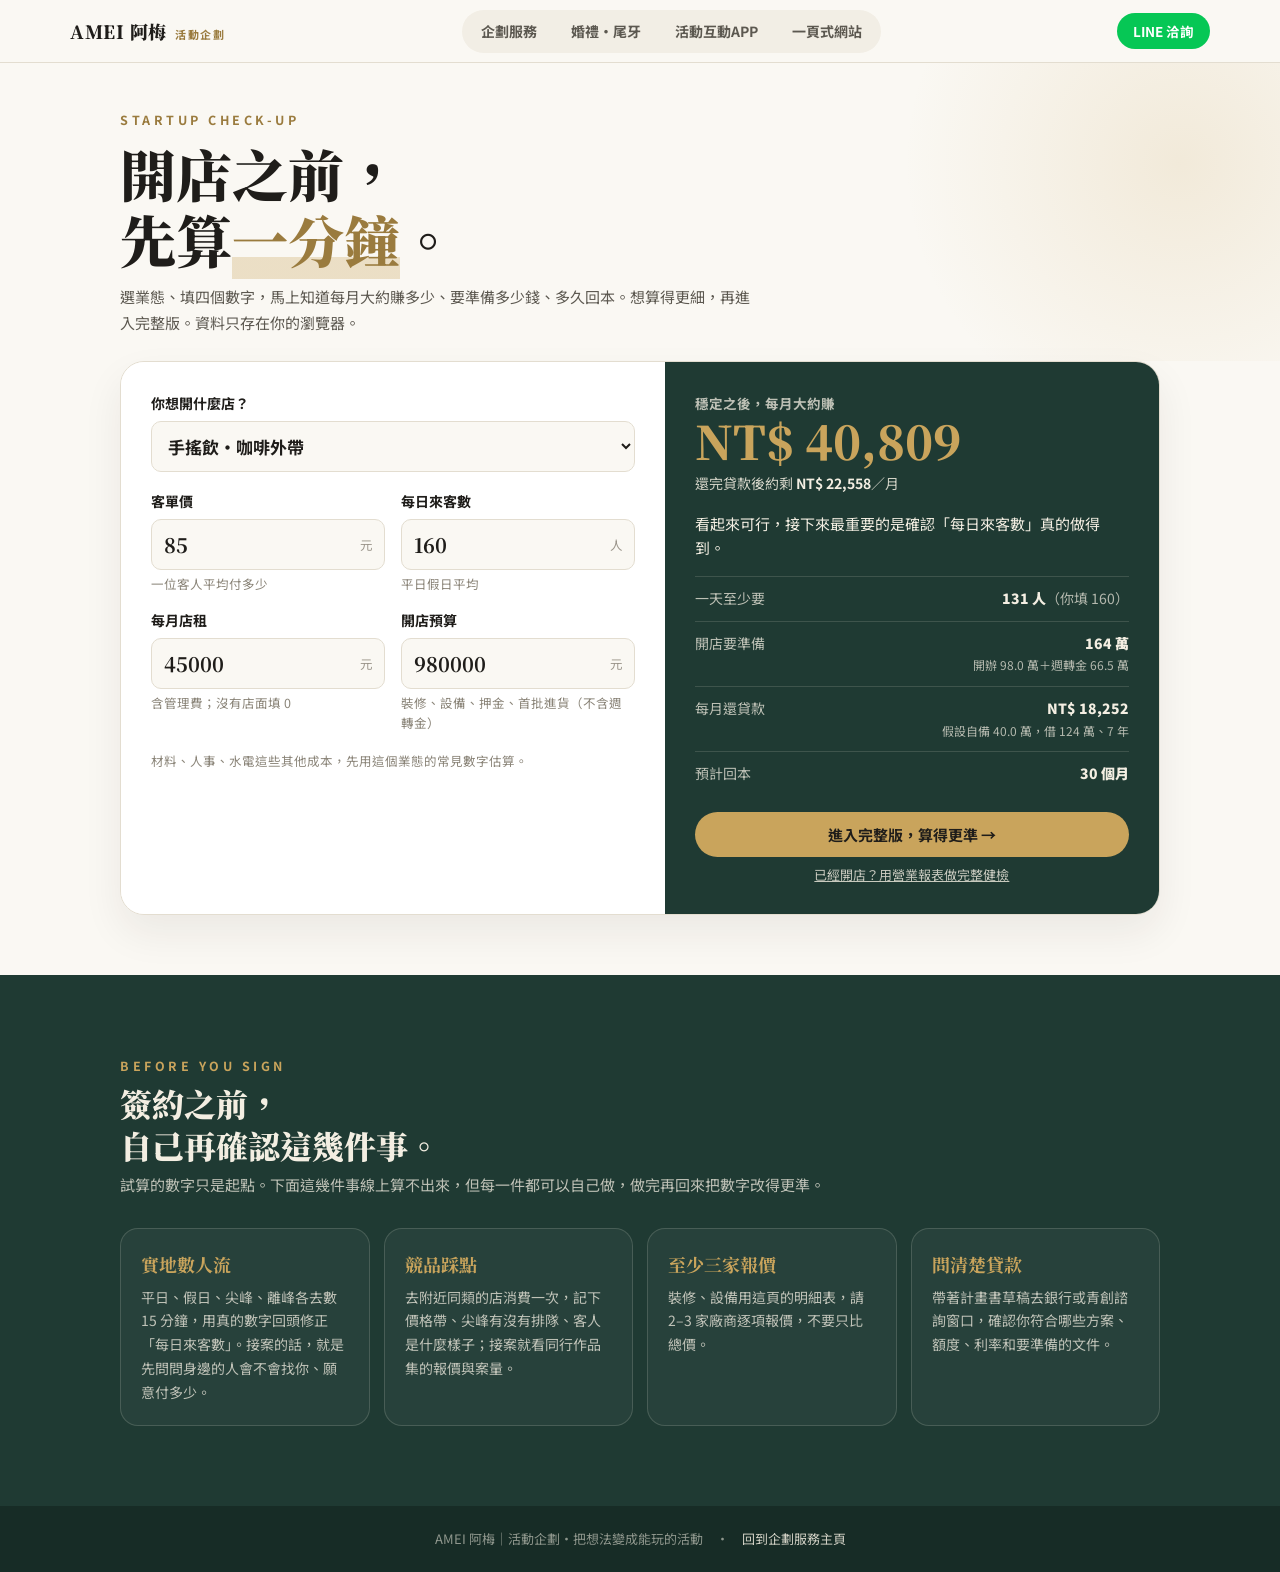
<file: startup/index.html>
<!doctype html>
<html lang="zh-Hant-TW">
<head>
<meta charset="utf-8">
<meta name="viewport" content="width=device-width,initial-scale=1">
<title>小資開店試算・營運健檢｜毛利、週轉、資金需求、創業貸款計畫書｜AMEI 阿梅・高雄</title>
<meta name="description" content="一題一題引導你建立自己的營運報告：餐飲、零售、電商、美業、課程、民宿等 15 種業態模型，算毛利率、損益兩平、週轉、資金需求與貸款月付，產生營運健檢與創業貸款計畫書草稿。已開店也能直接輸入營業報表。">
<link rel="canonical" href="https://ameinew07149-sys.github.io/AMEI-takescases/startup/">
<meta property="og:type" content="website">
<meta property="og:title" content="小資開店試算・營運健檢｜一題一題，算出你的店｜AMEI 阿梅">
<meta property="og:description" content="15 種業態模型，一題一題填，最後拿到營運報告、健檢燈號與創業貸款計畫書草稿。">
<meta property="og:url" content="https://ameinew07149-sys.github.io/AMEI-takescases/startup/">
<meta property="og:image" content="https://ameinew07149-sys.github.io/AMEI-takescases/og.png">
<meta property="og:locale" content="zh_TW">
<meta name="theme-color" content="#FAF8F3">
<link rel="preconnect" href="https://fonts.googleapis.com">
<link rel="preconnect" href="https://fonts.gstatic.com" crossorigin>
<link href="https://fonts.googleapis.com/css2?family=Noto+Sans+TC:wght@400;500;700;900&family=Noto+Serif+TC:wght@600;700;900&display=swap" rel="stylesheet">
<style>
:root{
  --paper:#FAF8F3;--paper2:#F2EEE5;--sheet:#fff;--ink:#1F1D1A;--ink2:#5C5850;--line:#E3DDD0;
  --gold:#9A7B3E;--gold2:#C9A45C;--green:#1F3A33;--green2:#2F6B5A;--red:#B5402F;--amber:#B7791F;
  --serif:'Noto Serif TC','Noto Serif CJK TC',serif;--sans:'Noto Sans TC','Noto Sans CJK TC',sans-serif;
}
*{box-sizing:border-box;margin:0;padding:0}
html{scroll-behavior:smooth}
body{background:var(--paper);color:var(--ink);font-family:var(--sans);line-height:1.7;-webkit-font-smoothing:antialiased;overflow-x:hidden}
a{color:inherit;text-decoration:none}
.wrap{max-width:1080px;margin:0 auto;padding:0 20px}
.eb{font-size:12.5px;letter-spacing:.28em;color:var(--gold);font-weight:700}
h2{font-family:var(--serif);font-weight:900;font-size:clamp(23px,3.2vw,32px);line-height:1.32;margin:6px 0 6px}
h3{font-family:var(--serif);font-size:17px;margin:18px 0 8px}
.sub{color:var(--ink2);font-size:15px}
.btn{display:inline-flex;align-items:center;justify-content:center;gap:8px;padding:12px 22px;border-radius:999px;font-weight:700;font-size:15px;border:0;cursor:pointer;font-family:inherit;transition:transform .25s,box-shadow .25s,opacity .25s}
.btn:hover{transform:translateY(-2px)}
.btn:disabled{opacity:.35;cursor:default;transform:none}
.b-dark{background:var(--green);color:#F3EEE2;box-shadow:0 10px 24px rgba(31,58,51,.22)}
.b-ghost{background:transparent;border:1.5px solid var(--ink);color:var(--ink)}
.b-line{background:#06C755;color:#fff;box-shadow:0 10px 24px rgba(6,199,85,.25)}
.b-sm{padding:7px 14px;font-size:13px}
.neg{color:var(--red)!important}

/* hero */
.hero{padding:46px 0 26px;position:relative;overflow:hidden}
.hero:before{content:'';position:absolute;right:-200px;top:-200px;width:600px;height:600px;border-radius:50%;background:radial-gradient(circle,rgba(201,164,92,.17),transparent 65%);pointer-events:none}
.hero h1{font-family:var(--serif);font-weight:900;font-size:clamp(32px,5.2vw,56px);line-height:1.18;margin:10px 0 12px}
.hero h1 em{font-style:normal;color:var(--gold);background:linear-gradient(transparent 72%,rgba(201,164,92,.3) 72%)}
.hero p{max-width:640px}

/* 手機：可編輯的表格改成一列一張小卡，不用左右滑 */
@media(max-width:640px){
  .rt thead{display:none}
  .rt,.rt tbody,.rt tfoot{display:block;width:100%}
  .rt tbody tr{display:grid;grid-template-columns:repeat(3,minmax(0,1fr));gap:8px 10px;padding:12px 0;border-bottom:1px solid var(--line);position:relative}
  .tbl.rt td{display:block;padding:0;border:0;text-align:left!important;white-space:normal!important;min-width:0}
  .rt td[data-l]::before{content:attr(data-l);display:block;font-size:11.5px;color:#8a8478;font-weight:700;margin-bottom:3px}
  .rt td.full{grid-column:1/-1;padding-right:34px}
  .rt td.span2{grid-column:span 2}
  .rt td.del{position:absolute;top:10px;right:0}
  .rt td[data-o]{font-weight:700;padding-top:2px}
  .rt input,.rt select{width:100%!important;min-width:0!important}
  .rt tfoot tr{display:flex;flex-wrap:wrap;justify-content:space-between;gap:4px 14px;padding-top:10px}
  .tbl.rt tfoot td{display:block;padding:0;border:0}
  .rt tfoot td:empty{display:none}
  .rt tfoot td[data-l]::before{content:attr(data-l)'　';font-weight:400;color:#8a8478}
  .rt.ro tbody tr{grid-template-columns:repeat(3,minmax(0,1fr))}
  .rt.ro td.full{padding-right:0}
  .bom{padding:10px 12px}
}
.combo{display:grid;gap:10px}
.combo>div{border:1px solid var(--line);border-radius:14px;padding:14px 16px;background:var(--paper);display:grid;grid-template-columns:minmax(0,1fr) auto;gap:6px 16px;align-items:start}
.combo>div.now{background:transparent;border-style:dashed}
.combo h4{font-family:var(--serif);font-size:17px;margin:0}
.combo h4 small{display:block;font-family:var(--sans);font-size:12.5px;font-weight:400;color:#8a8478}
.combo ul{grid-column:1/-1;list-style:none;display:grid;gap:4px;font-size:13.5px;color:var(--ink2)}
.combo ul b{color:var(--ink)}
.combo .val{text-align:right;font-family:var(--serif);font-weight:900;font-size:20px;line-height:1.2}
.combo .val small{display:block;font-family:var(--sans);font-size:12.5px;font-weight:700;color:#2F8A5F}
.combo .meta{grid-column:1/-1;display:flex;flex-wrap:wrap;gap:4px 16px;font-size:13px;color:var(--ink2);border-top:1px dashed var(--line);padding-top:8px}
.combo .meta b{color:var(--ink)}

/* quick */
#quick{padding-bottom:60px}
.qk{display:grid;grid-template-columns:minmax(0,1.1fr) minmax(0,1fr);border-radius:24px;overflow:hidden;border:1px solid var(--line);box-shadow:0 18px 40px rgba(40,35,25,.07)}
@media(max-width:820px){.qk{grid-template-columns:minmax(0,1fr)}}
.qk-in{background:var(--sheet);padding:30px;display:grid;gap:18px;align-content:start}
.qk-in select{font-size:17px;font-weight:700;padding:11px 12px}
.qk-grid{display:grid;grid-template-columns:1fr 1fr;gap:16px}
@media(max-width:480px){.qk-grid{grid-template-columns:1fr}}
.qk-grid .fld input{font-size:20px;font-family:var(--serif);font-weight:700;padding:10px 12px}
.qk-note{font-size:12.5px;color:#8a8478}
.qk-out{background:var(--green);color:#F3EEE2;padding:30px;display:flex;flex-direction:column;gap:16px}
@media(max-width:600px){.qk-in,.qk-out{padding:22px 18px}}
.qk-out .lab{font-size:13.5px;color:rgba(243,238,226,.75);font-weight:700}
.qk-out .big{font-family:var(--serif);font-weight:900;font-size:clamp(34px,5vw,46px);line-height:1.1;color:var(--gold2)}
.qk-out .big.neg{color:#F1A79A!important}
.qk-out .say{font-size:15px;line-height:1.6}
.qk-out dl{display:grid;gap:0}
.qk-out dl div{display:flex;justify-content:space-between;gap:12px;padding:10px 0;border-top:1px solid rgba(243,238,226,.14);font-size:14px}
.qk-out dt{color:rgba(243,238,226,.75)}
.qk-out dd{font-weight:900;text-align:right}
.qk-out dd .dsub{display:block;font-size:12px;font-weight:400;opacity:.7}
.qk-out .after{font-size:14px;margin-top:6px;color:rgba(243,238,226,.85)}
.qk-out .after b{color:#F3EEE2}
.qk-out .acts{display:grid;gap:8px;margin-top:auto}
.qk-out .b-gold{background:var(--gold2);color:var(--ink)}
.qk-out .lnk{background:none;border:0;color:rgba(243,238,226,.8);font-family:inherit;font-size:13px;text-decoration:underline;cursor:pointer}
.back-quick{background:none;border:0;font-family:inherit;font-size:13px;color:var(--ink2);text-decoration:underline;cursor:pointer;margin-bottom:12px}
/* next-step services */
.svc{display:grid;grid-template-columns:repeat(auto-fit,minmax(260px,1fr));gap:14px}
.svc>div{border:1px solid var(--line);border-radius:16px;padding:20px;background:var(--paper);display:flex;flex-direction:column;gap:8px}
.svc .eb{font-size:11.5px}
.svc b{font-family:var(--serif);font-size:19px}
.svc p{font-size:14px;color:var(--ink2);flex:1}
.svc .btn{align-self:flex-start;margin-top:6px}

/* wizard */
#wizard{max-width:780px;margin:0 auto;padding:0 20px 70px}
.prog{display:flex;align-items:center;gap:12px;margin-bottom:12px;font-size:13px;color:var(--ink2);font-weight:700}
.prog .bar{flex:1;height:6px;border-radius:99px;background:var(--paper2);overflow:hidden}
.prog .bar i{display:block;height:100%;background:var(--gold2);border-radius:99px;transition:width .4s}
.chips{display:flex;gap:6px;overflow-x:auto;scrollbar-width:none;padding-bottom:12px}
.chips::-webkit-scrollbar{display:none}
.chips button{flex:none;font-family:inherit;font-size:12.5px;font-weight:700;border:1px solid var(--line);background:var(--sheet);color:#A39A88;padding:4px 11px;border-radius:999px;cursor:pointer}
.chips button.seen{color:var(--ink2)}
.chips button.cur{background:var(--ink);border-color:var(--ink);color:var(--paper)}
.chips button:disabled{cursor:default;opacity:.55}
.q{background:var(--sheet);border:1px solid var(--line);border-radius:22px;padding:30px;box-shadow:0 18px 40px rgba(40,35,25,.06)}
@media(max-width:600px){.q{padding:22px 16px;border-radius:18px}}
.q .why{margin-top:4px}
.q-body{margin-top:20px}
.anim{animation:in .35s cubic-bezier(.2,.7,.2,1)}
@keyframes in{from{opacity:0;transform:translateY(12px)}}
.nav{display:flex;gap:10px;justify-content:space-between;margin-top:22px;align-items:center}
.nav .skip{font-size:13px;color:var(--ink2);text-decoration:underline;background:none;border:0;cursor:pointer;font-family:inherit}

/* choice cards */
.choices{display:grid;grid-template-columns:repeat(auto-fill,minmax(210px,1fr));gap:10px}
.choice{font-family:inherit;text-align:left;border:1.5px solid var(--line);background:var(--paper);border-radius:16px;padding:14px 16px;cursor:pointer;color:var(--ink);transition:border-color .2s,transform .2s}
.choice:hover{border-color:var(--gold2);transform:translateY(-2px)}
.choice.on{border-color:var(--ink);background:#fff;box-shadow:0 0 0 2px var(--ink) inset}
.choice b{display:block;font-size:16px;font-family:var(--serif)}
.choice span{display:block;font-size:12.5px;color:var(--ink2);line-height:1.55;margin-top:3px}
.choice.big{padding:20px}
.choice.big b{font-size:19px}
.grp{font-size:12.5px;font-weight:700;letter-spacing:.15em;color:var(--gold);margin:16px 0 8px}
.grp:first-child{margin-top:0}

/* fields */
.grid{display:grid;grid-template-columns:repeat(auto-fill,minmax(200px,1fr));gap:14px 16px}
.fld label{display:block;font-size:14px;font-weight:700;color:var(--ink);margin-bottom:5px}
.fld small{display:block;font-size:12.5px;color:#8a8478;margin-top:4px;line-height:1.55}
.fld.lg input{font-size:22px;font-family:var(--serif);font-weight:700;padding:10px 14px}
input,select,textarea{font-family:inherit;font-size:15px;color:var(--ink);background:var(--paper);border:1.5px solid var(--line);border-radius:10px;padding:8px 10px;width:100%;min-width:0}
textarea{resize:vertical;min-height:72px;line-height:1.6}
input:focus,select:focus,textarea:focus{outline:none;border-color:var(--green2);background:#fff}
.unit{position:relative}
.unit input{padding-right:56px}
.fld.lg .unit input{padding-right:56px}
.unit span{position:absolute;right:12px;top:50%;transform:translateY(-50%);font-size:12.5px;color:#9a948a;pointer-events:none}

/* help */
details.help{margin-top:16px;border:1px solid #E6DCC6;background:#FBF7EE;border-radius:14px;padding:0 16px}
details.help summary{cursor:pointer;font-weight:700;font-size:14px;color:var(--gold);padding:12px 0;list-style:none}
details.help summary::-webkit-details-marker{display:none}
details.help summary:before{content:'？';display:inline-flex;align-items:center;justify-content:center;width:20px;height:20px;border-radius:50%;background:var(--gold2);color:#fff;font-size:12px;margin-right:8px}
details.help[open] summary{border-bottom:1px dashed #E6DCC6}
details.help .hb{padding:10px 0 14px;font-size:14px;color:var(--ink2)}
details.help .hb p{margin:4px 0}
details.help .hb ul{margin:4px 0 4px 20px}
details.help .hb b{color:var(--ink)}
.calc{margin-top:16px;border:1.5px dashed #BFD3CB;border-radius:14px;padding:14px 16px;background:#F5F9F7}
.calc h4{font-size:14px;color:var(--green2);margin-bottom:8px}
.calc .grid{grid-template-columns:repeat(auto-fill,minmax(150px,1fr));gap:10px}
.calc .res{display:flex;align-items:center;gap:8px 12px;flex-wrap:wrap;margin-top:10px;font-size:14px}
.calc .res b{font-family:var(--serif);font-size:20px;color:var(--green)}
.calc .fld label{font-size:13px;color:var(--ink2)}
.tip{font-size:13px;color:var(--green2);margin-top:8px}

/* kpi */
.live{margin-top:20px;display:grid;grid-template-columns:repeat(auto-fill,minmax(160px,1fr));gap:10px}
@media(max-width:640px){.live{grid-template-columns:repeat(2,minmax(0,1fr));gap:8px}.kpi{padding:10px 12px}.kpi b{font-size:18px;white-space:normal}}
.live:empty{display:none}
.kpi{background:var(--paper);border:1px solid var(--line);border-radius:14px;padding:11px 14px}
.kpi span{display:block;font-size:12.5px;color:var(--ink2);font-weight:700}
.kpi b{display:block;white-space:nowrap;font-family:var(--serif);font-size:21px;line-height:1.3;margin-top:2px}
.kpi small{display:block;font-size:12px;color:#8a8478;line-height:1.5}
.kpi.dark{background:var(--green);border-color:var(--green);color:#F3EEE2}
.kpi.dark span,.kpi.dark small{color:rgba(243,238,226,.72)}
.kpi.dark b{color:var(--gold2)}
.kpi.negv b{color:var(--red)}
.dot{display:inline-block;width:9px;height:9px;border-radius:50%;margin-right:6px;vertical-align:2px}
.dot.g{background:#2F8A5F}.dot.y{background:var(--amber)}.dot.rd{background:var(--red)}
.strip{display:flex;gap:6px 18px;flex-wrap:wrap;margin-top:14px;font-size:12.5px;color:var(--ink2);justify-content:center}
.strip b{color:var(--ink);font-weight:900}

/* tables */
.tbl{width:100%;border-collapse:collapse;font-size:14px}
.tbl th{font-size:12.5px;color:var(--ink2);text-align:left;font-weight:700;padding:6px;border-bottom:1px solid var(--line);white-space:nowrap}
.tbl td{padding:6px;border-bottom:1px solid #F0EBE0;vertical-align:middle}
.tbl td.r,.tbl th.r{text-align:right;white-space:nowrap}
.tbl .x{background:none;border:0;color:#b0a898;font-size:18px;cursor:pointer;padding:0 4px;line-height:1}
.tbl .x:hover{color:var(--red)}
.tbl tfoot td{font-weight:900;border-bottom:0;padding-top:10px}
.add{margin-top:10px;font-family:inherit;font-size:13.5px;font-weight:700;color:var(--green2);background:none;border:1.5px dashed #BFD3CB;border-radius:10px;padding:7px 14px;cursor:pointer}
.scroll{overflow-x:auto;-webkit-overflow-scrolling:touch}
#tProd input[type=number]{width:84px}
#tProd td:first-child input{min-width:110px}
#tProd input.auto{background:var(--paper2);border-style:dashed;color:var(--green2);font-weight:700}
.bomt-btn{font-family:inherit;font-size:12.5px;font-weight:700;color:var(--green2);background:none;border:1.5px solid #BFD3CB;border-radius:999px;padding:3px 10px;cursor:pointer;white-space:nowrap}
.bomt-btn.on{background:var(--green2);border-color:var(--green2);color:#fff}
/* 成本拆解面板 */
.bom{margin-top:12px;background:#F5F9F7;border:1.5px dashed #BFD3CB;border-radius:12px;padding:12px}
.bom h4{font-size:13.5px;color:var(--green2);margin-bottom:6px}
.bom .tbl input,.bom .tbl select{font-size:13.5px;padding:6px 8px}
.bom .tbl input[type=number]{width:78px}
.bom .tbl input.nm{min-width:120px}
.bom .tbl input.un{width:58px}
.bom .tbl select{width:auto}
.bom small{display:block;font-size:12.5px;color:#8a8478;margin-top:6px}
.cbar{display:flex;height:10px;border-radius:99px;overflow:hidden;min-width:120px;background:var(--paper2)}
.cbar i{display:block;height:100%}
#tStart input[type=number]{width:120px}
#tStart td:first-child input{min-width:130px}
#tStart select{width:auto}
.seg{display:inline-flex;background:var(--paper2);border-radius:16px;padding:4px;gap:4px;margin-bottom:14px;flex-wrap:wrap}
.seg button{font-family:inherit;font-size:13.5px;font-weight:700;border:0;background:none;padding:6px 14px;border-radius:12px;color:var(--ink2);cursor:pointer}
.seg button.on{background:var(--ink);color:var(--paper)}

/* result */
#result{max-width:1080px;margin:0 auto;padding:0 20px 60px}
.rhead{background:var(--green);color:#F3EEE2;border-radius:24px;padding:32px}
@media(max-width:600px){.rhead{padding:24px 18px}}
.rhead .eb{color:var(--gold2)}
.rhead h2{color:#F3EEE2}
.rhead .sub{color:rgba(243,238,226,.78)}
.rhead .kpi{background:rgba(255,255,255,.06);border-color:rgba(243,238,226,.16);color:#F3EEE2}
.rhead .kpi span,.rhead .kpi small{color:rgba(243,238,226,.7)}
.rhead .kpi b{color:var(--gold2)}
.rhead .kpi.negv b{color:#F1A79A}
.rhead .acts{display:flex;gap:10px;flex-wrap:wrap;margin-top:20px}
.rhead .b-ghost{border-color:rgba(243,238,226,.45);color:#F3EEE2}
.score{display:flex;gap:16px;align-items:center;margin-top:14px;flex-wrap:wrap;font-size:14px}
.score span{display:inline-flex;align-items:center;gap:6px}
.score i{width:11px;height:11px;border-radius:50%;display:inline-block}
.rs{background:var(--sheet);border:1px solid var(--line);border-radius:20px;padding:26px;margin-top:20px;min-width:0}
@media(max-width:600px){.rs{padding:20px 16px;border-radius:16px}}
.rs>header{display:flex;justify-content:space-between;align-items:flex-start;gap:12px;margin-bottom:12px}
.rs>header h2{font-size:clamp(20px,2.6vw,26px);margin:0}
.edit{flex:none;font-size:13px;font-weight:700;color:var(--green2);background:none;border:1.5px solid #BFD3CB;border-radius:999px;padding:4px 12px;cursor:pointer;font-family:inherit}
.explain{font-size:14px;color:var(--ink2);margin-top:12px}
.explain b{color:var(--ink)}
.hl{list-style:none;display:grid;gap:8px}
.hl li{display:grid;grid-template-columns:14px 1fr auto;gap:10px;align-items:start;padding:12px 14px;border-radius:12px;background:var(--paper)}
.hl i{width:12px;height:12px;border-radius:50%;margin-top:6px}
.hl .g i{background:#2F8A5F}.hl .y i{background:var(--amber)}.hl .rd i{background:var(--red)}
.hl b{font-size:15px}
.hl p{font-size:13px;color:var(--ink2);line-height:1.6}
.hl p.adv{color:var(--ink);margin-top:4px}
.hl p.adv:before{content:'建議：';font-weight:700;color:var(--gold)}
.hl em{font-style:normal;font-family:var(--serif);font-weight:900;font-size:17px;white-space:nowrap}
.where{display:flex;height:44px;border-radius:12px;overflow:hidden;margin-top:12px}
.where div{display:flex;align-items:center;justify-content:center;font-size:12px;font-weight:700;color:#fff;white-space:nowrap;overflow:hidden;min-width:0}
.wlegend{display:flex;flex-wrap:wrap;gap:6px 14px;margin-top:10px;font-size:13px;color:var(--ink2)}
.wlegend i{display:inline-block;width:10px;height:10px;border-radius:3px;margin-right:5px;vertical-align:-1px}
.wlegend b{color:var(--ink)}
.chart{margin-top:14px}
.chart svg{width:100%;height:auto;display:block}
.legend{display:flex;gap:14px;font-size:12.5px;color:var(--ink2);margin-top:6px;flex-wrap:wrap}
.legend i{display:inline-block;width:10px;height:10px;border-radius:2px;margin-right:5px;vertical-align:-1px}
.two{display:grid;grid-template-columns:minmax(0,1fr) minmax(0,1fr);gap:0 20px}
@media(max-width:800px){.two{grid-template-columns:minmax(0,1fr)}}
.pl td{padding:7px 6px}
.pl tr.tot td{font-weight:900;border-top:2px solid var(--ink);border-bottom:0}
.pl .sm{font-size:12px;color:#8a8478}

/* plan */
.plan-doc{background:#fff;border:1px solid var(--line);border-radius:12px;padding:30px;margin-top:16px;font-size:14.5px;line-height:1.85}
@media(max-width:600px){.plan-doc{padding:18px 14px;overflow-x:auto}.plan-doc table{font-size:12px}.plan-doc th,.plan-doc td{padding:4px 5px}.plan-doc td.r{white-space:normal}}
.plan-doc h1{font-family:var(--serif);font-size:24px;text-align:center;margin-bottom:4px}
.plan-doc .meta{text-align:center;color:var(--ink2);font-size:13px;margin-bottom:18px}
.plan-doc h4{font-family:var(--serif);font-size:17px;margin:22px 0 8px;padding-bottom:4px;border-bottom:2px solid var(--ink)}
.plan-doc p{margin:6px 0}
.plan-doc ul{margin:6px 0 6px 22px}
.plan-doc table{width:100%;border-collapse:collapse;margin:8px 0;font-size:13.5px}
.plan-doc th,.plan-doc td{border:1px solid #CFC7B6;padding:5px 8px;text-align:left}
.plan-doc th{background:#F4F0E6}
.plan-doc td.r,.plan-doc th.r{text-align:right;white-space:nowrap}
.plan-doc .todo{color:var(--red);font-weight:700}
.plan-doc .hint{font-size:12.5px;color:#8a8478}
.acts-row{display:flex;flex-wrap:wrap;gap:8px;margin-top:16px}

/* consult */
.consult{background:var(--green);color:#F3EEE2;padding:80px 0}
.consult .eb{color:var(--gold2)}
.consult .sub{color:rgba(243,238,226,.75)}
.cgrid{display:grid;grid-template-columns:repeat(auto-fit,minmax(220px,1fr));gap:14px;margin-top:30px}
.cgrid div{border:1px solid rgba(243,238,226,.16);border-radius:18px;padding:20px;background:rgba(255,255,255,.04)}
.cgrid b{display:block;font-family:var(--serif);font-size:18px;color:var(--gold2);margin-bottom:6px}
.cgrid p{font-size:14px;color:rgba(243,238,226,.75)}
.consult .acts{display:flex;flex-wrap:wrap;gap:10px;margin-top:30px}
footer{background:#172c26;color:rgba(243,238,226,.55);font-size:13px;padding:22px 0;text-align:center}
footer a{color:rgba(243,238,226,.85)}
.toast{position:fixed;left:50%;bottom:40px;transform:translateX(-50%) translateY(20px);background:var(--ink);color:var(--paper);padding:10px 18px;border-radius:999px;font-size:14px;opacity:0;pointer-events:none;transition:.3s;z-index:100;max-width:90vw;text-align:center}
.toast.on{opacity:1;transform:translateX(-50%)}
[hidden]{display:none!important}

@media print{
  @page{margin:15mm 13mm}
  body{background:#fff}
  body>*:not(main),.hero,#wizard,.consult,.noprint,.toast{display:none!important}
  #result{padding:0;max-width:none}
  .rhead{background:#fff;color:var(--ink);border:1px solid #CFC7B6}
  .rhead h2,.rhead .kpi b{color:var(--ink)!important}
  .rhead .sub,.rhead .kpi span,.rhead .kpi small{color:var(--ink2)!important}
  .rs{break-inside:avoid;border-color:#CFC7B6}
  #rPlan{break-before:page}
  body.pr-plan #result>*:not(#rPlan){display:none!important}
  #rAI,#rNext{display:none!important}
  body.pr-plan #rPlan{border:0;padding:0;margin:0;break-before:auto}
  body.pr-plan #rPlan>header{display:none}
  .plan-doc{border:0;padding:0;font-size:12pt}
  .plan-doc h4{break-after:avoid}
  .plan-doc table{break-inside:avoid}
}
@media (prefers-reduced-motion:reduce){*{animation:none!important;transition:none!important;scroll-behavior:auto!important}}
</style>
<link rel="stylesheet" href="../shared/amei-nav.css">
<script type="application/ld+json">{"@context": "https://schema.org", "@type": "WebApplication", "name": "小資開店試算・營運健檢", "url": "https://ameinew07149-sys.github.io/AMEI-takescases/startup/", "applicationCategory": "BusinessApplication", "operatingSystem": "Any", "inLanguage": "zh-Hant-TW", "description": "以引導問答建立營運報告：15 種業態模型，計算毛利率、損益兩平、週轉、資金需求與創業貸款月付，產生營運健檢與創業貸款計畫書草稿。", "offers": {"@type": "Offer", "price": "0", "priceCurrency": "TWD"}, "provider": {"@id": "https://ameinew07149-sys.github.io/AMEI-takescases/#amei"}}</script>
<link rel="icon" href="../shared/amei-icon.svg" type="image/svg+xml">
<link rel="icon" href="../shared/favicon-48.png" sizes="48x48" type="image/png">
<link rel="apple-touch-icon" href="../shared/apple-touch-icon.png">
</head>
<body>

<header class="amei-top"><div class="in">
  <a class="lg" href="../">AMEI 阿梅<small>活動企劃</small></a>
  <nav class="tb" aria-label="AMEI 服務"><a href="../">企劃服務</a><a href="../party/">婚禮・尾牙</a><a href="../seaside/">活動互動<span class="d">APP</span></a><a href="../web/">一頁式網站</a></nav>
  <a class="ln" href="https://lin.ee/y8NnuAy" target="_blank" rel="noopener">LINE 洽詢</a>
</div></header>

<main>
<section class="hero"><div class="wrap">
  <div class="eb">STARTUP CHECK-UP</div>
  <h1>開店之前，<br>先算<em>一分鐘</em>。</h1>
  <p class="sub">選業態、填四個數字，馬上知道每月大約賺多少、要準備多少錢、多久回本。想算得更細，再進入完整版。資料只存在你的瀏覽器。</p>
</div></section>

<section id="quick"><div class="wrap"><div class="qk">
  <div class="qk-in">
    <div class="fld"><label for="qType">你想開什麼店？</label><select id="qType"></select></div>
    <div class="qk-grid" id="qFields"></div>
    <p class="qk-note">材料、人事、水電這些其他成本，先用這個業態的常見數字估算。</p>
  </div>
  <div class="qk-out" id="qOut" aria-live="polite"></div>
</div></div></section>

<div id="wizard">
  <button class="back-quick" type="button" id="bQuick">← 回到快速版</button>
  <div class="prog"><span id="progT"></span><div class="bar"><i id="progB"></i></div></div>
  <div class="chips" id="chips"></div>
  <div class="q" id="q"></div>
  <div class="strip" id="strip"></div>
</div>

<div id="result" hidden></div>

<section class="consult" id="homework"><div class="wrap">
  <div class="eb">BEFORE YOU SIGN</div>
  <h2>簽約之前，<br>自己再確認這幾件事。</h2>
  <p class="sub">試算的數字只是起點。下面這幾件事線上算不出來，但每一件都可以自己做，做完再回來把數字改得更準。</p>
  <div class="cgrid">
    <div><b>實地數人流</b><p>平日、假日、尖峰、離峰各去數 15 分鐘，用真的數字回頭修正「每日來客數」。接案的話，就是先問問身邊的人會不會找你、願意付多少。</p></div>
    <div><b>競品踩點</b><p>去附近同類的店消費一次，記下價格帶、尖峰有沒有排隊、客人是什麼樣子；接案就看同行作品集的報價與案量。</p></div>
    <div><b>至少三家報價</b><p>裝修、設備用這頁的明細表，請 2–3 家廠商逐項報價，不要只比總價。</p></div>
    <div><b>問清楚貸款</b><p>帶著計畫書草稿去銀行或青創諮詢窗口，確認你符合哪些方案、額度、利率和要準備的文件。</p></div>
  </div>
</div></section>
</main>

<footer><div class="wrap">AMEI 阿梅｜活動企劃・把想法變成能玩的活動　·　<a href="../">回到企劃服務主頁</a></div></footer>
<div class="toast" id="toast" role="status" aria-live="polite"></div>

<script>
const $=s=>document.querySelector(s);
const KEY='amei-startup-v2';
const CAT={reno:'硬體裝修',equip:'設備器材',dep:'押金・保證金',open:'開辦費用'};
/* 裝修總價依業態拆成常見工程項目（比例），方便逐項比價 */
const RENO_SPLIT={
  food:[['拆除・泥作・地坪',.15],['水電・瓦斯管線',.2],['空調',.12],['排煙・截油・消防',.13],['木作・油漆・吧台',.3],['招牌・燈箱',.1]],
  retail:[['拆除・泥作・地坪',.12],['水電・照明',.2],['空調',.18],['木作・油漆・陳列櫃',.4],['招牌・燈箱',.1]],
  service:[['拆除・泥作・地坪',.12],['水電・給排水',.22],['空調',.16],['木作・油漆・隔間',.4],['招牌・燈箱',.1]],
  lodging:[['水電・衛浴',.3],['空調',.15],['木作・油漆・地板',.35],['消防・安全設施',.1],['外觀・招牌',.1]]
};
const PER_PING={food:35000,retail:20000,service:25000,lodging:40000,ecom:8000,project:8000};
const RENO_HINT={food:'餐飲含水電、排煙約 3–6 萬／坪',retail:'零售約 1.5–3 萬／坪',service:'工作室約 1.5–3.5 萬／坪',lodging:'民宿含衛浴約 3–5 萬／坪',ecom:'工作室簡單整理約 0.5–1.5 萬／坪',project:'工作室簡單整理約 0.5–1.5 萬／坪'};
function buildStartup(key){
  const T=TYPES[key],out=[];
  T.startup.forEach(([nm,c,v])=>{
    if(/押金/.test(nm)){out.push({n:nm,c:'dep',v});return}
    if(c==='cap'&&/裝潢|裝修/.test(nm)&&RENO_SPLIT[T.kind]){
      let left=v;RENO_SPLIT[T.kind].forEach(([a,r],i,arr)=>{const x=i===arr.length-1?left:Math.round(v*r/1000)*1000;left-=x;out.push({n:a,c:'reno',v:x,y:5})});return}
    if(c==='cap'){out.push({n:nm,c:/裝潢|裝修/.test(nm)?'reno':'equip',v,y:/電腦|收銀/.test(nm)?3:5});return}
    out.push({n:nm.replace(/招牌與品牌設計|招牌設計/,'品牌設計（Logo、菜單、包裝）'),c:'open',v});
  });
  if(!['ecom','project'].includes(T.kind)&&key!=='stall'&&!out.some(r=>/收銀/.test(r.n)))out.push({n:'POS 收銀系統・平板',c:'equip',v:25000,y:3});
  return out;
}

/* ================= 業態模型 =================
   營收一律拆成「單價 × 每日筆數 × 營業天數」；
   help 決定「每日筆數」用哪種小算盤：foot 人流、web 流量、room 房間、class 課堂、appt 預約 */
const COMMON={burden:17,fee:2,waste:3,ads:0,perOrder:0,invDays:7,arDays:2,apDays:30,ramp1:50,rampM:6,lease:3};
const TYPES={
 drink:{g:'餐飲',label:'手搖飲・咖啡外帶',desc:'客單低、量要大，看尖峰時段出杯速度',kind:'food',help:'foot',
  ticket:85,cust:160,days:28,rent:45000,staffN:2,staffPay:31000,owner:35000,util:14000,mkt:8000,misc:6000,fee:4,waste:4,invDays:7,arDays:3,apDays:30,ramp1:55,rampM:6,
  startup:[['裝潢工程','cap',380000],['設備器材（製冰機、封口機、冰箱）','cap',320000],['租屋押金（2 個月）','open',90000],['首批原料與包材','open',60000],['招牌與品牌設計','open',50000],['公司登記・證照・保險','open',15000],['開幕宣傳','open',40000]],
  products:[['招牌奶茶',65,17,40],['鮮果茶',80,28,30],['美式咖啡',60,14,20],['加料（珍珠等）',10,3,10]]},
 cafe:{g:'餐飲',label:'咖啡廳・內用',desc:'客人坐得久，座位數與翻桌率決定上限',kind:'food',help:'foot',
  lease:5,ticket:260,cust:55,days:26,rent:55000,staffN:2,staffPay:31000,owner:35000,util:15000,mkt:6000,misc:6000,fee:2,waste:5,invDays:10,arDays:2,apDays:30,
  startup:[['裝潢工程','cap',800000],['咖啡機・磨豆機・冷藏設備','cap',450000],['桌椅家具','cap',150000],['租屋押金（2 個月）','open',110000],['首批豆子與食材','open',60000],['品牌設計','open',50000],['公司登記・證照・保險','open',15000],['開幕宣傳','open',40000]],
  products:[['手沖・拿鐵',150,35,50],['甜點',140,45,30],['輕食',220,80,20]]},
 food:{g:'餐飲',label:'早午餐・小吃',desc:'食材成本與人力是兩大關鍵',kind:'food',help:'foot',
  ticket:170,cust:95,days:26,rent:40000,staffN:2.5,staffPay:32000,owner:35000,util:16000,mkt:6000,misc:6000,fee:3,waste:6,invDays:5,arDays:2,apDays:15,
  startup:[['裝潢工程（含排煙、水電）','cap',450000],['廚房設備','cap',380000],['租屋押金（2 個月）','open',80000],['首批食材與包材','open',50000],['招牌與品牌設計','open',40000],['公司登記・證照・保險','open',15000],['開幕宣傳','open',30000]],
  products:[['招牌套餐',180,62,45],['單點主食',120,40,30],['飲品',50,12,25]]},
 bento:{g:'餐飲',label:'便當・餐盒',desc:'毛利薄、靠量與團訂，平日午餐是主力',kind:'food',help:'foot',
  ticket:110,cust:190,days:24,rent:35000,staffN:3,staffPay:31000,owner:35000,util:18000,mkt:4000,misc:6000,fee:2,waste:5,invDays:3,arDays:5,apDays:15,
  startup:[['裝潢工程','cap',300000],['廚房設備（大型爐具、保溫台）','cap',400000],['租屋押金（2 個月）','open',70000],['首批食材與餐盒','open',50000],['招牌設計','open',30000],['公司登記・證照・保險','open',15000],['開幕宣傳（含企業團訂拜訪）','open',25000]],
  products:[['主菜便當',100,45,70],['湯品飲料',30,8,20],['團體餐盒',120,55,10]]},
 bake:{g:'餐飲',label:'烘焙甜點',desc:'報廢率與節慶禮盒是成敗關鍵',kind:'food',help:'foot',
  ticket:240,cust:60,days:26,rent:35000,staffN:1.5,staffPay:32000,owner:35000,util:15000,mkt:8000,misc:5000,fee:3,waste:7,invDays:4,arDays:2,apDays:20,ramp1:50,rampM:8,
  startup:[['裝潢工程','cap',350000],['烤箱・攪拌機・冷藏櫃','cap',450000],['租屋押金（2 個月）','open',70000],['首批原料與包材','open',50000],['招牌與品牌設計','open',50000],['公司登記・證照・保險','open',15000],['開幕宣傳','open',35000]],
  products:[['切片蛋糕',120,38,35],['麵包',55,17,45],['禮盒',580,210,20]]},
 bistro:{g:'餐飲',label:'餐酒館・居酒屋',desc:'客單高、晚上營業，酒水毛利撐場',kind:'food',help:'foot',
  lease:5,ticket:650,cust:28,days:26,rent:60000,staffN:3,staffPay:33000,owner:40000,util:22000,mkt:10000,misc:8000,fee:2.5,waste:5,invDays:14,arDays:2,apDays:30,
  startup:[['裝潢工程','cap',900000],['廚房與吧台設備','cap',500000],['租屋押金（2 個月）','open',120000],['首批酒水與食材','open',120000],['品牌設計','open',60000],['登記・證照・保險','open',20000],['開幕宣傳','open',50000]],
  products:[['下酒菜',220,75,45],['調酒',280,60,35],['啤酒',150,55,20]]},
 stall:{g:'餐飲',label:'攤車・市集',desc:'租金低、天數少，天氣與檔期影響大',kind:'food',help:'foot',
  ticket:120,cust:80,days:20,rent:12000,staffN:0.5,staffPay:28000,owner:30000,util:3000,mkt:2000,misc:3000,fee:1,waste:5,invDays:3,arDays:0,apDays:0,ramp1:60,rampM:4,
  startup:[['攤車・餐車','cap',150000],['設備器材','cap',80000],['首批原料與包材','open',20000],['招牌與品牌設計','open',20000],['登記・保險','open',5000],['開幕宣傳','open',10000]],
  products:[['主力商品',100,35,70],['飲品',50,12,30]]},
 retail:{g:'零售・電商',label:'實體選物店',desc:'庫存壓資金，進貨眼光就是毛利',kind:'retail',help:'foot',
  ticket:620,cust:20,days:28,rent:30000,staffN:1,staffPay:30000,owner:35000,util:6000,mkt:10000,misc:4000,fee:3,waste:2,invDays:60,arDays:2,apDays:30,ramp1:50,rampM:8,
  startup:[['裝潢與陳列櫃','cap',300000],['收銀・電腦設備','cap',60000],['租屋押金（2 個月）','open',60000],['首批進貨','open',350000],['招牌與品牌設計','open',40000],['公司登記・保險','open',12000],['開幕宣傳','open',30000]],
  products:[['生活雜貨',450,230,50],['文具小物',180,85,30],['自有品牌商品',890,360,20]]},
 ebrand:{g:'零售・電商',label:'電商・自有品牌官網',desc:'不用店面，但要付廣告費買流量',kind:'ecom',help:'web',
  ticket:1100,cust:12,days:30,rent:10000,staffN:1,staffPay:30000,owner:35000,util:3000,mkt:5000,misc:4000,fee:3,waste:3,ads:18,perOrder:90,invDays:60,arDays:7,apDays:30,ramp1:30,rampM:9,
  startup:[['電腦・攝影設備','cap',50000],['品牌設計與官網建置','open',120000],['商品攝影','open',40000],['首批庫存','open',300000],['公司登記・商標','open',15000],['開站廣告預算','open',60000]],
  products:[['主力商品',890,260,60],['組合禮盒',1680,520,25],['加購小物',290,80,15]]},
 eplat:{g:'零售・電商',label:'電商・平台賣家（蝦皮、momo 等）',desc:'有現成流量，但平台抽成高、比價激烈',kind:'ecom',help:'web',
  ticket:450,cust:30,days:30,rent:0,staffN:1,staffPay:29000,owner:30000,util:2000,mkt:3000,misc:3000,fee:12,waste:3,ads:8,perOrder:30,invDays:45,arDays:14,apDays:30,ramp1:30,rampM:8,
  startup:[['電腦・攝影設備','cap',30000],['首批庫存','open',250000],['商品攝影與賣場設計','open',30000],['公司登記','open',5000],['開站廣告預算','open',30000]],
  products:[['熱賣商品',390,170,60],['組合商品',690,300,30],['加購小物',120,45,10]]},
 nail:{g:'服務・空間',label:'美甲・美睫工作室',desc:'時間就是產能，回客率決定穩定度',kind:'service',help:'appt',
  ticket:1450,cust:6,days:24,rent:25000,staffN:1,staffPay:33000,owner:40000,util:6000,mkt:8000,misc:4000,fee:2,waste:1,invDays:30,arDays:1,apDays:0,ramp1:40,rampM:9,
  startup:[['裝潢工程','cap',250000],['專業設備與座椅','cap',200000],['租屋押金（2 個月）','open',50000],['首批耗材與產品','open',40000],['品牌設計・預約系統','open',30000],['登記・保險','open',10000],['開幕宣傳','open',30000]],
  products:[['基礎療程',1200,150,50],['進階療程',2200,320,30],['居家保養品',900,420,20]]},
 hair:{g:'服務・空間',label:'美髮沙龍',desc:'設計師是核心，人事占比天生偏高',kind:'service',help:'appt',
  lease:5,ticket:1200,cust:11,days:26,rent:45000,staffN:3,staffPay:35000,owner:40000,util:12000,mkt:8000,misc:6000,fee:2,waste:1,invDays:30,arDays:1,apDays:30,ramp1:45,rampM:8,
  startup:[['裝潢工程（含水路）','cap',700000],['沖水台・座椅・設備','cap',350000],['租屋押金（2 個月）','open',90000],['首批藥水與產品','open',60000],['品牌設計','open',40000],['登記・保險','open',10000],['開幕宣傳','open',40000]],
  products:[['剪髮',600,30,50],['染燙',2800,450,30],['護髮',1200,200,20]]},
 pet:{g:'服務・空間',label:'寵物美容・用品',desc:'服務帶用品，熟客黏著度高',kind:'service',help:'appt',
  ticket:900,cust:10,days:26,rent:35000,staffN:1.5,staffPay:32000,owner:35000,util:10000,mkt:6000,misc:5000,fee:2,waste:2,invDays:30,arDays:1,apDays:30,ramp1:40,rampM:8,
  startup:[['裝潢工程（含排水、隔音）','cap',400000],['美容台・烘毛設備','cap',200000],['租屋押金（2 個月）','open',70000],['首批用品與耗材','open',80000],['品牌設計','open',30000],['登記・保險','open',10000],['開幕宣傳','open',30000]],
  products:[['洗澡',600,60,50],['美容造型',1200,120,35],['寵物用品',400,220,15]]},
 class:{g:'服務・空間',label:'課程・教室（手作、瑜伽、才藝）',desc:'教室坐滿率與會員續約是命脈',kind:'service',help:'class',
  ticket:500,cust:17,days:24,rent:35000,staffN:1,staffPay:30000,owner:35000,util:8000,mkt:8000,misc:4000,fee:2,waste:0,invDays:14,arDays:1,apDays:0,ramp1:40,rampM:9,
  startup:[['裝潢工程','cap',300000],['教具・器材','cap',120000],['租屋押金（2 個月）','open',70000],['首批材料','open',30000],['品牌設計・報名系統','open',30000],['登記・保險','open',10000],['開幕體驗課宣傳','open',40000]],
  products:[['單堂體驗',600,120,40],['月卡平均每堂',400,40,50],['材料包',350,150,10]]},
 bnb:{g:'服務・空間',label:'民宿・包棟',desc:'房價 × 住房率，平假日落差大',kind:'lodging',help:'room',
  lease:5,ticket:2800,cust:3.5,days:30,rent:60000,staffN:1,staffPay:30000,owner:35000,util:18000,mkt:6000,misc:8000,fee:15,waste:0,perOrder:250,invDays:0,arDays:14,apDays:0,ramp1:40,rampM:8,
  startup:[['裝修工程','cap',600000],['家具・寢具・家電','cap',300000],['租屋押金（2 個月）','open',120000],['首批備品','open',40000],['網站與房間攝影','open',50000],['民宿登記・消防・保險','open',30000],['開幕宣傳','open',30000]],
  products:[['平日雙人房',2400,150,60],['假日雙人房',3200,150,30],['四人房',4200,250,10]]},
 brand:{g:'接案・委託',label:'品牌・平面設計接案',desc:'時間就是產能，報價方式和修改次數決定實際時薪',kind:'project',help:'project',ph:25,
  ticket:28000,cust:3,days:1,rent:0,staffN:0,staffPay:0,owner:40000,util:3000,mkt:5000,misc:5000,waste:3,perOrder:500,invDays:0,arDays:45,apDays:0,ramp1:30,rampM:9,
  startup:[['電腦・螢幕','cap',80000],['繪圖板・周邊','cap',15000],['作品集網站','open',15000],['軟體年費（Adobe 等）','open',20000],['字型・素材授權','open',10000],['工商登記・報價合約範本','open',8000],['名片與宣傳','open',8000]],
  products:[['Logo 設計',25000,2000,30],['名片・DM・海報',8000,1500,40],['品牌識別全套',60000,5000,30]]},
 webui:{g:'接案・委託',label:'網站・UI 設計接案',desc:'案子大、週期長，收款天數是現金壓力來源',kind:'project',help:'project',ph:40,
  ticket:50000,cust:2,days:1,rent:0,staffN:0,staffPay:0,owner:45000,util:3000,mkt:5000,misc:6000,waste:5,perOrder:0,invDays:0,arDays:60,apDays:0,ramp1:30,rampM:9,
  startup:[['電腦・螢幕','cap',90000],['測試用手機・平板','cap',20000],['作品集網站','open',15000],['軟體・主機年費','open',20000],['工商登記・報價合約範本','open',8000],['名片與宣傳','open',10000]],
  products:[['形象網站',45000,3000,50],['一頁式網站',15000,1000,30],['UI 設計（App、系統）',120000,5000,20]]},
 illus:{g:'接案・委託',label:'插畫・影像製作接案',desc:'單價較低、案量要多，素材授權與器材是主要成本',kind:'project',help:'project',ph:12,
  ticket:13000,cust:6,days:1,rent:0,staffN:0,staffPay:0,owner:38000,util:2500,mkt:4000,misc:5000,waste:3,perOrder:200,invDays:0,arDays:45,apDays:0,ramp1:30,rampM:9,
  startup:[['電腦・螢幕','cap',70000],['繪圖螢幕','cap',45000],['相機・鏡頭','cap',60000],['作品集網站','open',10000],['軟體年費','open',18000],['素材・音樂授權','open',8000],['工商登記・報價合約範本','open',5000]],
  products:[['商業插畫',8000,300,50],['影片剪輯',15000,800,35],['動態圖像',30000,1500,15]]}
};
/* 收款管道：占營收比例 × 手續費率；平台費用要疊加時，每一項占比都填 100 */
const CH={
  food:[['現金',50,0],['信用卡',20,2],['行動支付（LINE Pay、街口等）',20,2.5],['外送平台（Uber Eats、foodpanda）',10,32]],
  retail:[['現金',35,0],['信用卡',45,2],['行動支付',20,2.5]],
  service:[['現金・轉帳',45,0],['信用卡',35,2],['行動支付',20,2.5]],
  ecom:[['信用卡金流',65,2.8],['超商取貨付款・ATM',35,1.5]],
  lodging:[['訂房網站（Booking、Agoda 等）',60,16],['官網・自己接訂（刷卡）',25,2.5],['現金・轉帳',15,0]],
  project:[['匯款・轉帳',80,0],['接案平台',20,10]]
};
const CH_TYPE={
  drink:[['現金',40,0],['信用卡',10,2],['行動支付（LINE Pay、街口等）',25,2.5],['外送平台（Uber Eats、foodpanda）',25,32]],
  cafe:[['現金',40,0],['信用卡',35,2],['行動支付',20,2.5],['外送平台',5,32]],
  bistro:[['現金',30,0],['信用卡',50,2],['行動支付',20,2.5]],
  stall:[['現金',70,0],['行動支付',30,2.5]],
  bento:[['現金',60,0],['行動支付',25,2.5],['外送平台',10,32],['企業團訂（匯款）',5,0]],
  eplat:[['平台成交手續費',100,6],['金流服務費',100,2],['免運・活動方案加收',60,6]]
};
/* 單位成本拆解：類別依業態，每項＝進貨價 ÷ 進貨量 × 每份用量 */
const COMP={
  food:['主原料','配料・醬料','包材','其他耗材'],retail:['商品進價','進貨運費・關稅','包裝材料','其他'],
  ecom:['商品進價','進貨運費・關稅','包裝材料','其他'],service:['產品・藥劑','耗材','其他'],
  lodging:['備品','清潔洗滌','早餐','其他'],project:['外包','素材・字型授權','印刷打樣','其他']
};
const COMP_COL=['#8A6D3B','#C9A45C','#2F6B5A','#9a948a'];
const BOM_TPL={
  food:[['主原料','例：茶葉、肉、麵粉','g'],['配料・醬料','例：糖、奶、醬汁','ml'],['包材','例：杯子、餐盒、提袋','個']],
  retail:[['商品進價','例：每件批價','件'],['進貨運費・關稅','例：一箱運費 ÷ 件數','件'],['包裝材料','例：紙袋、包裝紙','個']],
  ecom:[['商品進價','例：每件批價','件'],['進貨運費・關稅','例：一箱運費 ÷ 件數','件'],['包裝材料','例：紙箱、緩衝材','個']],
  service:[['產品・藥劑','例：凝膠、染劑','ml'],['耗材','例：棉片、手套、毛巾','個']],
  lodging:[['備品','例：盥洗包、拖鞋','組'],['清潔洗滌','例：床單布巾送洗','套'],['早餐','例：每人早餐食材','份']],
  project:[['外包','例：攝影、文案外包','次'],['素材・字型授權','例：圖庫、字型','次'],['印刷打樣','例：打樣、色票','次']]
};
const DRINK_BOM=[['主原料','紅茶葉',300,600,'g',10],['主原料','奶精',120,1000,'ml',30],['配料・醬料','果糖',250,2500,'ml',15],['包材','杯子＋封膜＋吸管',4500,1000,'組',1],['包材','提袋',600,500,'個',0.5],['其他耗材','冰塊',300,25000,'g',150]]
  .map(([c,n,pr,q,u,use])=>({c,n,pr,q,u,use}));
const bomCost=b=>n(b.q)>0?n(b.pr)/n(b.q)*n(b.use):0;
const hasBom=r=>Array.isArray(r.bom)&&r.bom.some(b=>bomCost(b)>0);
const pcost=r=>hasBom(r)?r.bom.reduce((a,b)=>a+bomCost(b),0):n(r.c);
const bomOpen=new Set();
const chFor=key=>(CH_TYPE[key]||CH[TYPES[key].kind]).map(([n,s,r])=>({n,s,r}));
const WORD={
  food:{t:'客單價',c:'每日來客數',u:'人',n:'客人'},retail:{t:'客單價',c:'每日來客數',u:'人',n:'客人'},
  ecom:{t:'平均訂單金額',c:'每日訂單數',u:'筆',n:'訂單'},service:{t:'客單價',c:'每日服務人數',u:'人',n:'客人'},
  lodging:{t:'平均房價',c:'每晚售出房間數',u:'間',n:'房間',per:'/晚',d:'每晚',one:'一晚'},
  project:{t:'平均每案報價',c:'每月接案數',u:'案',n:'案件',per:'/月',d:'每月',one:'一個月'}
};
/* 營業額算式的文字：接案以月計，其他以日計 */
function revF(pre){const w=W();return kind()==='project'?`${pre} × 每月 ${n(S.cust)} 案`:`${pre} × ${w.d} ${n(S.cust)} ${w.u} × ${n(S.days)} 天`}
function W(){const T=TYPES[S.type];const w=Object.assign({per:'/天',d:'每日',one:'一天'},WORD[T.kind]);if(T.help==='class'){w.t='每人每堂收入';w.c='每日上課人次';w.u='人次';w.n='學員'}return w}
/* 健檢門檻：[綠燈, 黃燈] */
const TH={
  gm:{food:[.6,.5],retail:[.45,.35],ecom:[.5,.4],service:[.75,.6],lodging:[.85,.75],project:[.8,.65]},
  rent:{food:[.15,.2],retail:[.15,.2],ecom:[.05,.1],service:[.15,.2],lodging:[.25,.35],project:[.1,.2]},
  labor:{food:[.3,.4],retail:[.25,.35],ecom:[.25,.35],service:[.4,.5],lodging:[.3,.4],project:[.55,.7]}
};
const KN={food:'餐飲',retail:'零售',ecom:'電商',service:'服務業',lodging:'住宿業',project:'接案'};

const BASE={view:'quick',q:null,mode:'',type:'',step:'mode',seen:['mode'],gmMode:'items',
  rptRev:'',rptTx:'',rptDays:'',rptCogs:'',
  idle:2,idleLvl:20,
  lv:{rent:12000,food:9000,trans:3000,ins:4500,family:5000,save:5000,other:3000},
  safety:3,self:400000,loanOverride:'',rate:1.8,years:7,grace:12,
  h:{wh:160,bill:60,ph:40,rate:800,buf:20,depM:2,ping:15,perPing:30000,items:1.3,foot:300,hours:8,avg:50,enter:3,visit:800,conv:1.5,rooms:5,occ:60,classes:3,seats:6,staff:2,per:5,book:70},
  plan:{name:'',owner:'',loc:'',open:'',why:'',exp:'',target:'',feature:'',comp:'',mkt:''}};

function applyType(key){
  const T=TYPES[key];
  Object.assign(S,COMMON);
  Object.keys(T).forEach(k=>{if(!['g','label','desc','kind','help','startup','products','ph'].includes(k))S[k]=T[k]});
  S.type=key;S.gmMode='items';
  S.startup=buildStartup(key);
  if(['ecom','project'].includes(T.kind))S.lease=0;
  if(T.ph)S.h.ph=T.ph;
  S.ch=chFor(key);
  S.h.perPing=PER_PING[T.kind];
  const reno=S.startup.filter(r=>r.c==='reno').reduce((a,r)=>a+r.v,0);
  S.h.ping=reno?Math.max(1,Math.round(reno/S.h.perPing)):10;
  S.products=T.products.map(([n,p,c,m])=>({n,p,c,m}));
  if(key==='drink')S.products[0].bom=JSON.parse(JSON.stringify(DRINK_BOM));
  bomOpen.clear();
  applyReport();
}
/* 營業報表 → 客單價、每日筆數、毛利 */
function applyReport(){
  if(S.mode!=='open'||!S.type)return;
  const rev=n(S.rptRev),tx=n(S.rptTx),d=n(S.rptDays);
  if(rev>0&&tx>0)S.ticket=Math.round(rev/tx);
  if(TYPES[S.type].kind==='project'){if(tx>0){S.cust=tx;S.days=1}}
  else if(tx>0&&d>0){S.cust=Math.round(tx/d*10)/10;S.days=d}
  S.gmMode=rev>0&&n(S.rptCogs)>0?'report':'items';
}

let S;
try{S=JSON.parse(localStorage.getItem(KEY))}catch(e){S=null}
if(!S||typeof S!=='object')S={};
S=Object.assign(JSON.parse(JSON.stringify(BASE)),S);
S.plan=Object.assign({},BASE.plan,S.plan);S.h=Object.assign({},BASE.h,S.h);S.lv=Object.assign({},BASE.lv,S.lv);
if(S.type&&!TYPES[S.type])S.type='';
/* 舊版只有「資本性支出／開辦費」兩類，轉成新的四類 */
(S.startup||[]).forEach(r=>{if(r.c==='cap'){r.c=/裝潢|裝修/.test(r.n)?'reno':'equip';r.y=r.y||5}else if(r.c==='open'&&/押金/.test(r.n))r.c='dep'});
if(S.lease==null)S.lease=3;
if(S.type&&!Array.isArray(S.ch))S.ch=chFor(S.type);
if(S.step==='startup')S.step='reno';
if(!S.type&&S.step!=='mode')S.step=S.mode?'type':'mode';
if(S.q&&!TYPES[S.q.type])S.q=null;
let saveT;
function saveNow(){clearTimeout(saveT);try{localStorage.setItem(KEY,JSON.stringify(S))}catch(e){}}
function save(){clearTimeout(saveT);saveT=setTimeout(saveNow,300)}
addEventListener('pagehide',saveNow);

const n=v=>{const x=parseFloat(v);return isFinite(x)?x:0};
const money=v=>isFinite(v)?(v<0?'−':'')+'NT$ '+Math.round(Math.abs(v)).toLocaleString('zh-TW'):'—';
const wan=v=>{if(!isFinite(v))return '—';const a=Math.abs(v)/10000;return (v<0?'−':'')+(a>=100?Math.round(a).toLocaleString('zh-TW'):a.toFixed(1))+' 萬'};
const pct=v=>isFinite(v)?(v*100).toFixed(1)+'%':'—';
const esc=s=>String(s).replace(/[&<>"']/g,c=>({'&':'&amp;','<':'&lt;','>':'&gt;','"':'&quot;',"'":'&#39;'}[c]));
const get=k=>k.split('.').reduce((o,x)=>o==null?o:o[x],S);
const put=(k,v)=>{const p=k.split('.'),last=p.pop();p.reduce((o,x)=>o[x],S)[last]=v};
const val=(v,...a)=>typeof v==='function'?v(...a):v;

/* ================= 計算模型 ================= */
function loanPay(L,m,rate,years,grace){
  const N=Math.max(1,Math.round(years*12)),r=rate/100/12,g=Math.min(grace,N-1);
  if(L<=0||m>N)return 0;
  if(m<=g)return L*r;
  const k=N-g;return r?L*r/(1-Math.pow(1+r,-k)):L/k;
}
function calc(){
  const o={},open=S.mode==='open';
  o.startTotal=S.startup.reduce((a,r)=>a+n(r.v),0);
  o.cat={reno:0,equip:0,dep:0,open:0};o.depM={reno:0,equip:0};
  S.startup.forEach(r=>{o.cat[r.c]=(o.cat[r.c]||0)+n(r.v);if(r.c==='reno'||r.c==='equip')o.depM[r.c]+=n(r.v)/(Math.max(1,n(r.y)||5)*12)});
  o.startCap=o.cat.reno+o.cat.equip;
  o.startOpen=o.startTotal-o.startCap;
  o.invest=o.startTotal-o.cat.dep;
  o.depr=o.depM.reno+o.depM.equip;
  const mix=S.products.reduce((a,r)=>a+n(r.m),0);
  const sp=S.products.reduce((a,r)=>a+n(r.p)*n(r.m),0), sc=S.products.reduce((a,r)=>a+pcost(r)*n(r.m),0);
  o.avgP=mix?sp/mix:0;
  /* 依銷售占比加權的成本結構（只算有拆解的品項） */
  o.costMix={};S.products.forEach(r=>{if(hasBom(r))r.bom.forEach(b=>{o.costMix[b.c]=(o.costMix[b.c]||0)+bomCost(b)*n(r.m)})});
  o.gmItems=sp?(sp-sc)/sp:0;
  o.gmReport=n(S.rptRev)>0?1-n(S.rptCogs)/n(S.rptRev):0;
  o.useReport=open&&S.gmMode==='report'&&n(S.rptRev)>0;
  o.gm=o.useReport?o.gmReport:o.gmItems;
  o.poRate=n(S.ticket)>0?n(S.perOrder)/n(S.ticket):0;
  o.chFees=(S.ch||[]).map(c=>({n:c.n,v:n(c.s)/100*n(c.r)/100}));
  o.fee=o.chFees.reduce((a,c)=>a+c.v,0);
  o.varR=o.fee+n(S.waste)/100+n(S.ads)/100+o.poRate;
  o.cm=o.gm-o.varR;
  o.rev=n(S.ticket)*n(S.cust)*n(S.days);
  o.staff=n(S.staffN)*n(S.staffPay)*(1+n(S.burden)/100);
  o.proj=TYPES[S.type].kind==='project';
  o.living=Object.values(S.lv).reduce((a,v)=>a+n(v),0);
  o.ownerPay=o.proj?o.living:n(S.owner);
  o.labor=o.staff+o.ownerPay;
  o.other=n(S.util)+n(S.mkt)+n(S.misc);
  o.fixed=n(S.rent)+o.labor+o.other;
  o.op=o.rev*o.cm-o.fixed;
  o.be=o.cm>0?o.fixed/o.cm:Infinity;
  o.beCust=n(S.ticket)*n(S.days)>0&&isFinite(o.be)?o.be/(n(S.ticket)*n(S.days)):Infinity;
  o.margin=o.rev>0?(o.rev-o.be)/o.rev:-Infinity;
  const dRev=o.rev/30,dCogs=o.rev*(1-o.gm)/30;
  o.ccc=n(S.invDays)+n(S.arDays)-n(S.apDays);
  o.turn=n(S.invDays)>0?365/n(S.invDays):Infinity;
  o.wc=Math.max(0,dCogs*n(S.invDays)+dRev*n(S.arDays)-dCogs*n(S.apDays));
  const ramp=m=>{if(open)return 1;const a=Math.min(1,n(S.ramp1)/100),M=Math.max(1,Math.round(n(S.rampM)));return m>=M?1:a+(1-a)*(m-1)/(M-1)};
  /* 接案的空窗月：平均分散在一年裡，那個月只剩平常收入的幾成 */
  const idleN=o.proj?Math.min(11,Math.max(0,Math.round(n(S.idle)))):0,idleLvl=Math.min(1,n(S.idleLvl)/100);
  o.idleMonths=[];for(let k=0;k<idleN;k++)o.idleMonths.push(Math.round((k+1)*12/(idleN+1)));
  const isIdle=m=>o.idleMonths.includes((m-1)%12+1);
  o.isIdle=isIdle;
  const fac=m=>ramp(m)*(isIdle(m)?idleLvl:1);
  o.yearFac=(12-idleN+idleN*idleLvl)/12;
  o.opAvg=o.rev*o.yearFac*o.cm-o.fixed;
  o.idleBurn=o.fixed-o.rev*idleLvl*o.cm;
  o.needCases=o.cm>0&&n(S.ticket)>0?o.fixed*12/(o.cm*n(S.ticket)*(12-idleN+idleN*idleLvl)):Infinity;
  const cf=(m,L)=>o.rev*fac(m)*o.cm-o.fixed-loanPay(L,m,n(S.rate),n(S.years),n(S.grace))-(m===1?o.wc:0);
  const H=24;
  /* 貸款金額影響月付、月付又影響缺口，迭代讓兩者收斂 */
  let L=0,need=0,deficit=0;
  for(let it=0;it<8;it++){
    let cum=0,min=0;
    for(let m=1;m<=H;m++){cum+=cf(m,L);min=Math.min(min,cum)}
    deficit=-min;
    o.reserve=deficit+n(S.safety)*o.fixed;
    need=o.startTotal+o.reserve;
    o.loanAuto=Math.max(0,need-n(S.self));
    const ov=String(S.loanOverride).trim();
    L=ov===''?o.loanAuto:Math.max(0,n(ov));
  }
  o.deficit=deficit;o.need=need;o.loan=L;
  o.hasGrace=n(S.grace)>0;
  o.payG=o.hasGrace?loanPay(L,1,n(S.rate),n(S.years),n(S.grace)):0;
  o.pay=loanPay(L,Math.min(n(S.grace),Math.max(1,Math.round(n(S.years)*12))-1)+1,n(S.rate),n(S.years),n(S.grace));
  o.net=o.op-o.pay;
  o.series=[];let bal=n(S.self)+L-o.startTotal;o.bal0=bal;o.minBal=bal;o.minM=0;
  for(let m=1;m<=H;m++){const c=cf(m,L);bal+=c;o.series.push({m,c,bal});if(bal<o.minBal){o.minBal=bal;o.minM=m}}
  /* 回本：累計營業現金流（含開幕爬坡，不含貸款）追回投入；押金退租可拿回，不計入 */
  o.payback=null;o.cumOp=[];let cum=0;
  for(let m=1;m<=120;m++){cum+=o.rev*fac(m)*o.cm-o.fixed-(m===1?o.wc:0);o.cumOp.push(cum);if(o.payback===null&&cum>=o.invest)o.payback=m;if(m>=72&&o.payback!==null)break}
  o.paySimple=o.op>0?o.invest/o.op:Infinity;
  o.acct=o.op-o.depr;
  o.leaseM=n(S.lease)*12;
  o.year1Rev=0;o.year1OP=0;
  for(let m=1;m<=12;m++){o.year1Rev+=o.rev*fac(m);o.year1OP+=o.rev*fac(m)*o.cm-o.fixed}
  o.cash0=Math.max(0,n(S.self)+o.loan-o.startTotal);
  o.runway=o.idleBurn>0?o.cash0/o.idleBurn:Infinity;
  o.fac=fac;
  o.selfRatio=need>0?n(S.self)/need:1;
  o.rentR=o.rev?n(S.rent)/o.rev:Infinity;
  o.laborR=o.rev?o.labor/o.rev:Infinity;
  return o;
}
/* 燈號：hi=true 代表越高越好 */
const lv=(v,[good,ok],hi)=>!isFinite(v)?(hi&&v>0?'g':'rd'):hi?(v>=good?'g':v>=ok?'y':'rd'):(v<=good?'g':v<=ok?'y':'rd');
const kind=()=>TYPES[S.type].kind;
const gmL=o=>lv(o.gm,TH.gm[kind()],true), rentL=o=>lv(o.rentR,TH.rent[kind()]), laborL=o=>lv(o.laborR,TH.labor[kind()]);
const pbL=o=>o.payback?lv(o.payback,[24,36]):'rd';

/* ================= 健檢 ================= */
function health(o){
  const k=kind(),kn=KN[k],gmT=TH.gm[k],rT=TH.rent[k],lT=TH.labor[k],L=[];
  L.push({t:'產品毛利率',v:pct(o.gm),l:gmL(o),d:`${kn}常見目標 ${gmT[0]*100}% 以上。`,
    a:'先檢查單位成本有沒有算漏（包材、配料、運費）；再看能否調價、調整份量、換供應商，或主推毛利高的品項。'});
  if(k==='project'){const cap=custHelperVal(),u=cap>0?n(S.cust)/cap:Infinity;L.push({t:'接案量占產能',v:isFinite(u)?pct(u):'—',l:lv(u,[.85,1]),
    d:`以你的工作時間，一個月約能做 ${cap.toFixed(1)} 案。超過 85% 就沒有餘裕處理修改和找新案。`,a:'提高報價、把常用流程做成模板縮短工時，或把部分工作外包。'})}
  if(k==='ecom')L.push({t:'廣告費占營業額',v:n(S.ads)+'%',l:lv(n(S.ads)/100,[.15,.25]),
    d:'電商的「店租」就是廣告費。超過 25% 通常代表回購太少，一直在花錢買新客。',a:'經營回購：會員、訂閱、加購組合；把一部分廣告費從拉新客移到留舊客。'});
  if(n(S.rent)>0||!['ecom','project'].includes(k))L.push({t:'租金占營業額',v:pct(o.rentR),l:rentL(o),
    d:`${kn}一般建議 ${rT[0]*100}% 以內，超過 ${rT[1]*100}% 很容易被房租吃掉利潤。`,a:'評估更小的空間、次要街道或分租；或拉長營業時段，讓同一份租金賣更多。'});
  L.push({t:'人事（含老闆）占營業額',v:pct(o.laborR),l:laborL(o),
    d:`建議 ${lT[0]*100}% 以內。人太多或營業額太低都會讓這個數字變高。`,a:'用尖峰／離峰排班取代整天全職；簡化菜單或流程，讓一個人顧得來。'});
  L.push({t:'安全邊際',v:isFinite(o.margin)?pct(o.margin):'—',l:lv(o.margin,[.2,0],true),
    d:'營業額比損益兩平多出幾成。低於 20% 代表生意稍微變差就會虧錢。',a:'不是只能衝來客：提高客單價（套餐、加購）或降低固定支出，都能拉開安全距離。'});
  L.push({t:'現金週轉天數',v:o.ccc+' 天',l:lv(o.ccc,[30,60]),
    d:'從付錢進貨到收到客人的錢要幾天。越長，越多錢卡在貨架和平台上。',a:'少量多次進貨、爭取供應商月結、清掉滯銷品；電商可選撥款較快的金流。'});
  L.push({t:S.mode==='open'?'把投入的錢賺回來':'預估回本時間',v:o.payback?o.payback+' 個月':'10 年以上',l:pbL(o),
    d:'把開辦投入（不含押金）賺回來要多久，已考慮開幕期。小店一般希望 2 年內、最晚 3 年。',a:'降低開辦費（二手設備、簡化裝潢），或先用快閃、攤車、網路測試市場再擴大。'});
  if(o.leaseM>0)L.push({t:'回本 vs 租約',v:o.payback?`${o.payback}／${o.leaseM} 個月`:'租約內無法回本',l:o.payback?lv(o.payback/o.leaseM,[.5,1]):'rd',
    d:`租約 ${n(S.lease)} 年。回本最好在租約一半以內，剩下的時間才是真正在賺錢；租約到期前沒回本，裝修就白做了。`,a:'談更長的租約或續約保障，或降低裝修投入（裝修帶不走）。'});
  if(o.loan>0)L.push({t:'還款占營業利益',v:o.op>0?pct(o.pay/o.op):'—',l:o.op>0?lv(o.pay/o.op,[.4,.7]):'rd',
    d:'每月賺的錢有多少要拿去還款。超過 7 成代表幾乎沒有緩衝。',a:'拉長貸款年限、增加自備款，或縮小開辦規模來降低借款。'});
  L.push({t:'自備款比例',v:pct(o.selfRatio),l:lv(o.selfRatio,[.3,.2],true),
    d:'銀行通常會看你自己投入多少，自備越多，核貸越有說服力。',a:'先存一段時間，或找合夥人、家人支持，把自備款拉到三成左右。'});
  if(o.proj){
    L.push({t:'全年平均夠不夠生活',v:money(o.opAvg),l:o.opAvg>=0?(o.opAvg>=o.fixed*.1?'g':'y'):'rd',
      d:`把空窗月平均進去後，每個月扣完營運和生活開支還剩多少。是負的就代表一年下來入不敷出。`,a:'提高報價、多接一點案子，或先降低生活開支；也可以接一份穩定的兼職當底薪。'});
    L.push({t:'沒接到案能撐幾個月',v:isFinite(o.runway)?o.runway.toFixed(1)+' 個月':'不受影響',l:lv(o.runway,[6,3],true),
      d:`手上可動用的錢 ${money(o.cash0)}，空窗月每月要貼 ${money(Math.max(0,o.idleBurn))}（生活＋營運）。接案建議至少準備 6 個月。`,a:'先存緊急預備金再全職接案；或從兼職接案開始，等案源穩定再離職。'});
  }
  L.push({t:'前 24 個月現金',v:o.minBal<0?'缺 '+wan(-o.minBal):'足夠',l:o.minBal<0?'rd':'g',
    d:o.minBal<0?`照目前的自備款與貸款，第 ${o.minM} 個月現金會不夠付帳。`:'每個月底都還有現金。',a:'增加週轉金或貸款額度，或降低開辦費，確保撐得過開幕期。'});
  return L;
}

/* ================= 介面元件 ================= */
const fid=k=>'f_'+k.replace(/\./g,'_');
const fld=(k,label,unit,hint,cls)=>`<div class="fld ${cls||''}"><label for="${fid(k)}">${label}</label><div class="unit"><input id="${fid(k)}" type="number" inputmode="decimal" min="0" data-k="${k}"><span>${unit}</span></div>${hint?`<small>${hint}</small>`:''}</div>`;
const help=(title,body,open)=>`<details class="help"${open?' open':''}><summary>${title}</summary><div class="hb">${body}</div></details>`;
const dot=l=>`<span class="dot ${l}"></span>`;
const kpi=(label,v,note,cls)=>`<div class="kpi ${cls||''}"><span>${label}</span><b>${v}</b>${note?`<small>${note}</small>`:''}</div>`;

/* ================= 引導步驟 ================= */
const STEPS=[
 {id:'mode',chip:'開始',title:'你現在是哪一種狀況？',why:'兩種都能用，接下來的問題會依你的狀況調整。',
  body:()=>`<div class="choices">
    <button class="choice big${S.mode==='plan'?' on':''}" data-mode="plan" type="button"><b>還在規劃，準備開店</b><span>用估算的方式，一步步算出要準備多少錢、多久回本，最後產生貸款計畫書草稿。</span></button>
    <button class="choice big${S.mode==='open'?' on':''}" data-mode="open" type="button"><b>已經開店，想做健檢</b><span>直接拿 POS 或記帳的營業報表來填，看看現在的毛利、人事、租金是否健康。</span></button></div>`,
  noNext:()=>!S.mode||!S.type},
 {id:'type',chip:'業態',title:'你的店最接近哪一種？',why:'每種業態賺錢的方式不同。選了之後會帶入一組「範例數字」，接下來每一題你再改成自己的。',
  body:()=>{const gs={};Object.entries(TYPES).forEach(([k,t])=>{(gs[t.g]=gs[t.g]||[]).push(`<button class="choice${S.type===k?' on':''}" data-type="${k}" type="button"><b>${t.label}</b><span>${t.desc}</span></button>`)});
    return Object.entries(gs).map(([g,a])=>`<div class="grp">${g}</div><div class="choices">${a.join('')}</div>`).join('')
     +help('找不到完全一樣的？','<p>選<b>賺錢方式最像</b>的就好，數字之後都能改。例如：</p><ul><li>早餐店、麵店 → 早午餐・小吃</li><li>花店、服飾店、文具店 → 實體選物店</li><li>IG 接單、團購主、Pinkoi 設計師 → 電商・自有品牌官網</li><li>按摩、刺青、攝影工作室 → 美甲・美睫工作室</li><li>家教、補習、健身教室 → 課程・教室</li><li>露營區、包棟別墅 → 民宿・包棟</li></ul>')},
  noNext:()=>!S.type},
 {id:'report',chip:'營業報表',when:()=>S.mode==='open',title:'拿出最近一個月的營業報表',why:'已經在營業的話，真實數字比估算準得多。填這四個數字，後面的客單價、來客數、毛利率會自動算好。',
  body:()=>`<div class="grid">
    ${fld('rptRev','這個月的營業額','元','POS「銷售總額」或記帳的收入')}
    ${fld('rptTx',`這個月的交易筆數（${W().n}數）`,'筆','POS「交易筆數」或發票張數')}
    ${kind()==='project'?'':fld('rptDays','這個月營業幾天','天','')}
    ${fld('rptCogs','這個月的材料・進貨成本','元','食材、原料、商品進貨、包材的總和')}</div>`
   +help('這些數字在哪裡找？',`<ul>
    <li><b>有 POS 系統</b>（iCHEF、肚肚、Square 等）：後台「營業報表／日結報表」選一整個月，看「營業額」與「交易筆數」。</li>
    <li><b>電商平台</b>：賣家中心的「數據中心／銷售報表」，看「訂單數」與「銷售額」，建議用已完成訂單。</li>
    <li><b>只有發票</b>：營業額看當月發票總額，交易筆數約等於開立的發票張數。</li>
    <li><b>材料成本</b>：把當月所有進貨單、叫貨單、包材費加起來；月結的看當月對帳單。</li>
    <li>挑一個<b>不算特別旺也不算特別淡</b>的月份最準；有季節性的話，用 3 個月平均。</li></ul>`,true),
  live:o=>n(S.rptRev)>0&&n(S.rptTx)>0?[kpi(W().t,money(n(S.ticket)),'營業額 ÷ 交易筆數'),n(S.rptDays)>0?kpi(W().c,n(S.cust)+' '+W().u,'交易筆數 ÷ 營業天數'):'',
    n(S.rptCogs)>0?kpi('毛利率',dot(lv(o.gmReport,TH.gm[kind()],true))+pct(o.gmReport),'1 − 材料成本 ÷ 營業額'):''].join(''):'',
  skipLabel:'沒有報表，用估的'},
 {id:'products',chip:'產品毛利',title:'你賣什麼？每一份賺多少？',why:'毛利是一切的基礎：售價扣掉「做出一份要花的材料錢」。銷售占比是預估每 100 份裡，各品項大概佔幾份。',
  body:o=>(S.mode==='open'&&n(S.rptRev)>0&&n(S.rptCogs)>0?`<div class="seg"><button type="button" data-gm="report" class="${S.gmMode==='report'?'on':''}">用報表的毛利率（${pct(o.gmReport)}）</button><button type="button" data-gm="items" class="${S.gmMode==='items'?'on':''}">用下面的品項計算</button></div>`:'')
   +`<div class="scroll"><table class="tbl rt" id="tProd"><thead><tr><th>品項</th><th class="r">售價</th><th class="r">單位成本</th><th class="r">占比 %</th><th class="r">毛利</th><th class="r">毛利率</th><th></th><th></th></tr></thead><tbody>${prodRows()}</tbody></table></div>
    <div id="bomPanel">${bomPanel()}</div>
    <button class="add" type="button" id="addProd">＋ 新增品項</button>`
   +help('「單位成本」怎麼算？',`<p>按每個品項的<b>「拆解成本」</b>，把做出一份要用到的東西一項一項列出來：<b>進貨價 ÷ 進貨量 × 每份用量</b>，系統會自動加總。範例「招牌奶茶」已經拆好，可以打開來看。</p>
    <p>例：紅茶葉 600 g 進價 300 元、一杯用 10 g → 5 元；杯子封膜吸管 1000 組 4,500 元 → 4.5 元；加上奶精、果糖、提袋、冰塊 ≈ <b>17 元</b>。</p>
    <ul><li>餐飲：食材＋醬料＋<b>包材</b>（最常漏）。</li><li>零售、電商：商品進價＋<b>運到你手上的運費</b>。</li><li>服務業：每次用掉的耗材、產品。</li><li>品項很多時，挑銷量前 5 名就好，或把同價位的合成一類。</li></ul>`)
   +help('銷售占比不知道怎麼抓？','<p>還沒開店：想像一天賣 100 份，主力商品通常佔 4–6 成。已開店：POS 的「商品銷售排行」可以直接看到各品項份數。占比不用加起來剛好 100，系統會自動換算。</p>'),
  live:o=>kpi('加權平均單價',money(o.avgP),'依銷售占比')+(Object.keys(o.costMix).length?kpi('成本結構',costBar(o.costMix),mixText(o.costMix)):'')+kpi('毛利率',dot(gmL(o))+pct(o.gm),`${o.useReport?'採用報表數字，':''}${KN[kind()]}目標 ${TH.gm[kind()][0]*100}% 以上`)},
 {id:'ticket',chip:()=>S.type?W().t:'客單價',title:()=>kind()==='project'?'平均一個案子報價多少？':`平均每${TYPES[S.type].help==='room'?'間房每晚':'筆'}收多少錢？`,why:()=>kind()==='project'?'把常接的案子平均起來，一個案子實際收到多少錢（含稅前、不含代墊的印刷費）。':TYPES[S.type].help==='room'?'平日、假日、淡旺季平均起來，一間房一晚實際收到多少。':'一位客人（一筆訂單）平均付多少錢。不是菜單上最便宜的價格，而是大家實際買的平均。',
  body:o=>`<div class="grid">${fld('ticket',W().t,'元','','lg')}</div>
   ${kind()==='project'?`<div class="calc"><h4>小算盤：從時薪推算報價</h4><div class="grid">${fld('h.rate','希望的時薪','元／小時','至少要高於上班的時薪，因為接案沒有勞健保、年終')}${fld('h.ph','一個案子平均做幾小時','小時','含溝通、提案、修改的時間')}${fld('h.buf','修改與溝通緩衝','%','客戶多改幾次的預留，一般 20–30%')}</div>
     <div class="res">時薪 × 工時 × (1＋緩衝) ≈ <b id="hQuote">${money(n(S.h.rate)*n(S.h.ph)*(1+n(S.h.buf)/100))}</b><button class="btn b-dark b-sm" type="button" data-apply="quote">用這個數字</button></div></div>`:''}
   <div class="calc"${kind()==='project'?' hidden':''}><h4>小算盤：從產品推算</h4><div class="grid">${fld('h.items',TYPES[S.type].help==='room'?'平均每間房住幾晚以上的組合':'每位客人平均買幾件','件','飲料店約 1.2–1.5；餐廳看人數與套餐')}</div>
     <div class="res">平均單價 ${money(o.avgP)} × <span id="hItems">${n(S.h.items)}</span> 件 ≈ <b id="hTicketA">${money(o.avgP*n(S.h.items))}</b><button class="btn b-dark b-sm" type="button" data-apply="ticket">用這個數字</button></div></div>`
   +(S.mode==='open'&&n(S.rptTx)>0?`<p class="tip">營業報表：${money(n(S.rptRev))} ÷ ${n(S.rptTx)} 筆 ＝ <b>${money(n(S.rptRev)/n(S.rptTx))}</b></p>`:'')
   +help('怎麼估比較準？','<ul><li>去<b>同類型的店</b>消費一次，留意前後幾位客人的結帳金額。</li><li>Google 地圖評論、外送平台的照片，看得到大家都點什麼組合。</li><li>電商：有滿額免運時，平均訂單常落在免運門檻附近。</li><li>寧可<b>估低一點</b>，開店後超過預期是驚喜，反過來就是壓力。</li></ul>'),
  live:o=>kpi('預估月營業額',money(o.rev),revF('')+'（下一題可以改）')},
 {id:'cust',chip:()=>S.type?W().c:'來客數',title:()=>({project:'平均一個月接幾個案子？',room:'平均一晚賣出幾間房？',web:'平均一天有幾筆訂單？',class:'平均一天有幾人次來上課？',appt:'平均一天服務幾位客人？'})[TYPES[S.type].help]||'平均一天有幾位客人？',
  why:'這是整份試算最關鍵、也最容易高估的數字。用下面的小算盤，從實際觀察一步步推算，會比憑感覺準很多。',
  body:o=>`<div class="grid">${kind()==='project'?fld('cust',W().c,W().u,'一個月平均完成並收款的案子數','lg'):fld('cust',W().c,W().u,'平日與假日平均','lg')+fld('days','每月營業天數','天','')}</div>`+custCalc()
   +(S.mode==='open'&&n(S.rptTx)>0&&n(S.rptDays)>0?`<p class="tip">營業報表：${n(S.rptTx)} 筆 ÷ ${n(S.rptDays)} 天 ＝ 每天約 <b>${(n(S.rptTx)/n(S.rptDays)).toFixed(1)} ${W().u}</b></p>`:''),
  live:o=>kpi('預估月營業額',money(o.rev),'')+kpi('損益兩平',isFinite(o.beCust)?Math.ceil(o.beCust)+' '+W().u+W().per:'無法打平','先用範例支出估算，後面會修正')+kpi('安全邊際',dot(lv(o.margin,[.2,0],true))+(isFinite(o.margin)?pct(o.margin):'—'),'比打平多出幾成')},
 {id:'varcost',chip:'抽成損耗',title:'每賣一筆，還會被扣掉哪些錢？',why:'客人用什麼方式付錢，手續費差很多：現金 0%、刷卡約 2%、外送平台三成以上。把收款管道分開填，再加上損耗、退貨、包材，才知道每 100 元真正留下多少。',
  body:()=>{const k=kind();return `<h3 style="margin-top:0">收款管道與手續費</h3>
   <div class="scroll"><table class="tbl rt" id="tCh"><thead><tr><th>收款管道</th><th class="r">占營收 %</th><th class="r">手續費率 %</th><th class="r">等於營收的</th><th></th></tr></thead><tbody>${chRows()}</tbody>
   <tfoot><tr><td>合計</td><td class="r" id="chShare" data-l="占比"></td><td></td><td class="r" id="chFee" data-l="手續費"></td><td></td></tr></tfoot></table></div>
   <button class="add" type="button" id="addCh">＋ 新增收款管道</button>
   <h3>其他跟著營業額變動的成本</h3><div class="grid">
    ${fld('waste',k==='ecom'?'退貨・瑕疵損失':k==='project'?'折讓・尾款收不到':'損耗・試做・招待','% 營收',k==='ecom'?'服飾類退貨偏高，可抓 5–10%':k==='project'?'追加修改不另收費、尾款打折或收不到':'過期、做壞、試吃；餐飲常見 3–8%')}
    ${k==='ecom'?fld('ads','廣告費','% 營收','FB、IG、Google、平台廣告；新品牌常在 15–30%'):''}
    ${fld('perOrder',k==='lodging'?'每間房每晚的備品・洗滌':k==='project'?'每案額外成本（打樣、交通、外包）':'每筆訂單的運費補貼・包材','元／筆',k==='ecom'?'免運補貼＋紙箱＋緩衝材':k==='lodging'?'布巾洗滌、盥洗備品、清潔':k==='project'?'印刷打樣、跑客戶的交通、找人協助的外包費':'外帶袋、外送包材；已算進產品成本就填 0')}</div>`
   +help('收款管道怎麼填？',`<ul><li><b>占營收 %</b>：每 100 元營業額裡，有多少是用這個方式收的。一般收款方式加起來是 100。</li><li>已開店：POS 報表的「付款方式統計」可以直接看到各方式的金額。</li><li>常見費率：信用卡約 1.8–2.5%、行動支付約 2–3%、外送平台約 30–35%、訂房網站約 15–18%。實際以你簽的合約為準。</li><li>電商平台的成交手續費、金流費、活動方案是<b>疊加</b>的：每一項各占營收 100%（或參加活動的比例），分開列。</li></ul>`)
   +(k==='food'?help('外送平台要注意什麼？','<p>外送抽成三成以上，很多店會把外送價格<b>調高 10–20%</b>，或做外送專用的小份量菜單。如果外送和店內同價，外送做越多，可能賠越多。</p>'):'')},
  live:o=>kpi('收款手續費',pct(o.fee),'加權後占營收')+kpi('產品毛利率',pct(o.gm),'')+kpi('實際貢獻率',(o.cm<=0?dot('rd'):'')+pct(o.cm),'每賣 100 元，扣完材料、手續費、損耗後真正留下的','dark')},
 {id:'rent',chip:'租金',title:()=>kind()==='ecom'?'有沒有工作室或倉庫的租金？':kind()==='project'?'有沒有工作室或共享辦公室的租金？':'場地一個月租金多少？',why:()=>['ecom','project'].includes(kind())?'在家做就填 0。倉儲、工作室、共享辦公室、攝影棚都算。':'租金是每個月一定要付、賣多賣少都一樣的錢，是開店最大的固定壓力之一。',
  body:()=>`<div class="grid">${fld('rent','每月租金（含管理費）','元','','lg')}</div>`
   +help('租金合不合理怎麼看？',`<ul><li>常見經驗法則：<b>租金不超過營業額的 ${TH.rent[kind()][0]*100}%</b>。反過來算，月租 4.5 萬，營業額最好有 30 萬以上。</li><li>同一條街，<b>轉角、騎樓、靠近捷運出口</b>差很多。</li><li>押金通常 2–3 個月，簽約前問清楚<b>免租裝潢期</b>、租約年限、能不能掛招牌、排煙與用電容量。</li><li>商圈人流與店面能見度，要到現場分時段看才準。</li></ul>`),
  live:o=>kpi('租金占營業額',dot(rentL(o))+pct(o.rentR),`建議 ${TH.rent[kind()][0]*100}% 以內`)},
 {id:'living',chip:'生活開支',when:()=>!!S.type&&kind()==='project',title:'一個月要多少錢，生活才過得下去？',why:'接案的收入就是你的薪水。先算清楚生活要花多少，才知道一個月至少要接多少案子。這個數字會直接當作「你自己的薪水」算進固定支出。',
  body:()=>`<div class="grid">
    ${fld('lv.rent','房租・房貸','元','跟家人住、沒有付就填 0')}
    ${fld('lv.food','餐費・日用品','元','一天約 300 元 × 30 天')}
    ${fld('lv.trans','交通・手機網路','元','')}
    ${fld('lv.ins','勞健保・保險','元','沒有公司保，要自己透過職業工會或國保加保')}
    ${fld('lv.family','孝親・家用','元','')}
    ${fld('lv.save','每月想存的錢','元','退休、旅行、換電腦基金')}
    ${fld('lv.other','娛樂・學習・其他','元','')}</div>`
   +help('接案族常漏掉的生活開支','<ul><li><b>勞健保</b>：離職後要自己加保，常見做法是加入職業工會（勞保＋健保）或國民年金＋健保第六類，每月約數千元，依投保級距與身分不同。</li><li><b>所得稅</b>：接案收入要報稅，每年 5 月一次繳，平常就要預留。</li><li><b>年度大筆開銷</b>：保險年繳、換手機、過年紅包，可以除以 12 攤到每個月。</li><li>先翻 3 個月的信用卡帳單和存摺，算出真實的平均，通常比想像的高。</li></ul>'),
  live:o=>kpi('每月生活開支',money(o.living),'當作你自己的薪水')+kpi('每月營運＋生活總支出',money(o.fixed),'','dark')+kpi('一個月至少要接',isFinite(o.beCust)?o.beCust.toFixed(1)+' 案':'—','以平均報價 '+money(n(S.ticket))+' 計')},
 {id:'people',chip:'人力',title:()=>kind()==='project'?'需要固定的助理或合作夥伴嗎？':'需要多少人手？包含你自己的薪水',why:()=>kind()==='project'?'一個人接案就填 0。有固定請助理、每月固定付錢給合作夥伴的才填；偶爾外包的費用前面「每案額外成本」已經算過。你自己的薪水用上一題的生活開支。':'很多人只算員工薪水，忘了自己也要領薪水。不把自己算進去，看起來有賺，其實只是在用勞力換錢。',
  body:()=>`<div class="grid">
    ${fld('staffN','員工人數（換算成全職）','人','兩個兼職半天 ＝ 1 人；只有自己就填 0')}
    ${fld('staffPay','每人月薪','元','時薪 × 每月工時；不得低於基本工資')}
    ${fld('burden','雇主負擔的勞健保・勞退','%','約為薪資的 15–18%')}
    ${kind()==='project'?'':fld('owner','老闆自己每月要領多少','元','至少是你去上班能領的薪水')}</div>`+(kind()==='project'?`<p class="tip">你自己的薪水：生活開支 ${money(Object.values(S.lv).reduce((a,v)=>a+n(v),0))}（上一題）</p>`:'')
   +help('人手怎麼估？','<ul><li>先列出<b>營業時段</b>，看尖峰要幾個人、離峰要幾個人，用排班表算總工時。</li><li>總工時 ÷ 每月約 176 小時 ≈ 要幾個全職人力。</li><li>例：每天開 10 小時，尖峰 4 小時要 3 人、其他 6 小時 2 人 → (4×3＋6×2)×28 天 ＝ 672 小時 ≈ <b>3.8 人</b>（含你自己，所以員工填 2.8）。</li><li>兼職也要保勞健保；基本工資每年調整，請以勞動部公告為準。</li></ul>'),
  live:o=>kpi('每月人事成本',money(o.labor),'含勞健保與老闆薪水')+kpi('人事占營業額',dot(laborL(o))+pct(o.laborR),`建議 ${TH.labor[kind()][0]*100}% 以內`)},
 {id:'other',chip:'其他支出',title:'其他每個月固定要付的錢',why:'水電、網路、行銷、記帳、維修……一筆一筆不多，加起來常常比想像的大。',
  body:()=>`<div class="grid">
    ${fld('util','水電瓦斯・網路・電話','元','有冷凍冷藏、烤箱的，夏天電費會高很多')}
    ${fld('mkt','固定行銷費','元',kind()==='project'?'作品集網站、接案平台會員費、社群廣告':kind()==='ecom'?'官網平台月費、社群代操、攝影（廣告費上一題已算）':'社群廣告、傳單、外送平台曝光、會員系統')}
    ${fld('misc',kind()==='project'?'軟體訂閱・記帳・保險':'雜支・維修・記帳・保險','元',kind()==='project'?'Adobe、Figma、雲端空間、記帳士':'記帳士約 1,500–3,000／月；設備保養、清潔用品')}</div>`
   +help('有哪些常被忘記的？','<ul><li>POS、預約系統、外送平台的<b>月費</b></li><li>垃圾清運、病媒防治、消防安檢</li><li>營業稅（小規模營業人約營業額 1%，按季繳）與所得稅</li><li>設備故障、冷氣保養、招牌燈箱維修</li></ul>'),
  live:o=>kpi('每月固定支出',money(o.fixed),'不含貸款')+kpi('每月營業利益',money(o.op),o.rev?'營業利益率 '+pct(o.op/o.rev):'',o.op<0?'negv':'dark')+kpi('損益兩平',isFinite(o.beCust)?Math.ceil(o.beCust)+' '+W().u+W().per:'無法打平',isFinite(o.be)?'每月營業額 '+money(o.be):'')},
 {id:'idle',chip:'空窗期',when:()=>!!S.type&&kind()==='project',title:'接不到案子的月份怎麼辦？',why:'接案收入不會每個月一樣。過年前後、客戶預算凍結、自己生病，都可能整個月沒有進帳，但生活費和軟體月費照樣要付。',
  body:o=>`<div class="grid">
    ${fld('idle','一年大約有幾個月接不到案','個月','剛開始接案建議抓 2–4 個月')}
    ${fld('idleLvl','空窗月還有平常收入的幾成','%','完全沒進帳填 0；還有小案子零星收入可以填 20–30')}
    ${fld('self','現在可以動用的存款','元','扣掉緊急用的錢以外，可以拿來撐接案的錢')}</div>
    <div id="idleBox">${idleBox(o)}</div>`
   +help('怎麼準備空窗期？','<ul><li>全職接案前，先準備 <b>6 個月</b>的生活＋營運費用當緊急預備金。</li><li>收<b>訂金</b>（常見 30–50%），尾款約定交件後幾天內付清，可以縮短收款天數。</li><li>經營 1–2 個<b>長期月費型客戶</b>（例如每月固定社群圖、網站維護），當作底薪。</li><li>旺季多存一點，空窗期拿來做作品集、學新技能、主動開發客戶。</li></ul>')},
 {id:'reno',chip:'裝修',when:()=>!S.type||!['ecom','project'].includes(kind())||S.startup.some(r=>r.c==='reno'),title:()=>S.mode==='open'?'店面裝修花了多少？':'店面裝修要花多少？',why:'裝修是開店最大筆、也最常超支的錢。拆成工程項目來看，比較好跟師傅比價，也看得出錢花在哪裡。會用好幾年的東西，用「使用年限」攤成每個月的成本（折舊）。',
  body:()=>`<div class="calc"><h4>小算盤：用坪數估裝修總價</h4><div class="grid">${fld('h.ping','店面坪數','坪','')}${fld('h.perPing','每坪裝修單價','元／坪',RENO_HINT[kind()])}</div>
     <div class="res">估算約 <b id="hReno">${money(n(S.h.ping)*n(S.h.perPing))}</b><button class="btn b-dark b-sm" type="button" data-apply="reno">依比例分配到下面各項</button></div></div>
   <h3>裝修工程明細</h3>${costTable(['reno'])}`
   +help('裝修常漏掉哪些？','<ul><li><b>電力增容</b>：餐飲設備多，原本的電量常常不夠，台電申請要時間也要錢。</li><li><b>排煙、截油槽、消防</b>：餐飲必備，沒做好過不了檢查。</li><li><b>廁所與無障礙</b>：有內用座位通常要有。</li><li>拆除清運、夜間施工費、設計費、監工費。</li><li>保留 <b>10–15% 預備金</b>給追加工程。</li></ul>')
   +help('怎麼比價？','<p>用上面這張明細表請 2–3 家廠商<b>逐項</b>報價，不要只比總價。注意報價有沒有含材料等級、保固、清潔與廢棄物清運。</p>'),
  live:o=>kpi('裝修合計',money(o.cat.reno),'')+kpi('每月折舊',money(o.depM.reno),'裝修攤到每個月的成本')},
 {id:'equip',chip:'設備',title:()=>S.mode==='open'?'買了哪些設備器材？':'需要哪些設備器材？',why:'生財器具、家具、電腦收銀都算。每樣設備都有壽命，填上使用年限，就知道每個月等於要預留多少錢換新。',
  body:()=>costTable(['equip'])
   +help('使用年限怎麼填？','<p>可以參考稅法的耐用年數：電腦、POS 約 <b>3 年</b>；廚房設備、冷凍冷藏、美容美髮設備、家具約 <b>5 年</b>。裝修通常抓 5 年，但<b>不要超過租約</b>，租約到期要搬家，裝修就帶不走。</p>')
   +help('設備怎麼省？','<ul><li>製冰機、冷藏櫃、烤箱、咖啡機可以找<b>二手</b>或租賃，省 3–6 成。</li><li>先買撐得住尖峰的規格就好，生意起來再升級。</li><li>注意保固與維修據點，壞了停業一天損失更大。</li></ul>'),
  live:o=>kpi('設備合計',money(o.cat.equip),'')+kpi('每月折舊',money(o.depM.equip),'設備攤到每個月的成本')},
 {id:'opencost',chip:'開辦費',title:()=>S.mode==='open'?'其他開辦費用與押金':'開門前還要花哪些錢？',why:'押金、首批進貨、品牌設計、登記、開幕宣傳⋯⋯這些是一次性的支出。押金退租時可以拿回來，所以不算進回本。',
  body:()=>(n(S.rent)>0?`<div class="calc"><h4>小算盤：押金</h4><div class="grid">${fld('h.depM','押金是幾個月租金','個月','一般 2–3 個月')}</div>
     <div class="res">月租 ${money(n(S.rent))} × <span id="hDepM">${n(S.h.depM)}</span> 個月 ＝ <b id="hDep">${money(n(S.rent)*n(S.h.depM))}</b><button class="btn b-dark b-sm" type="button" data-apply="dep">用這個數字</button></div></div>`:'')
   +`<h3>開辦費用明細</h3>${costTable(['dep','open'])}`
   +help('常被漏掉的開辦費','<ul><li>開幕前<b>試營運</b>的食材與人事（通常 1–2 週）</li><li>員工<b>訓練期薪資</b></li><li>證照申請、消防安檢、食品業者登錄、民宿登記</li><li>POS、外送平台、預約系統的開通費</li><li>制服、杯具餐具、清潔用品等小東西加起來也不少</li></ul>'),
  live:o=>kpi('開辦費用',money(o.cat.open),'一次性支出')+kpi('押金・保證金',money(o.cat.dep),'退租可拿回，不計入回本')+kpi('開辦總投入',money(o.startTotal),'裝修＋設備＋開辦＋押金','dark')},
 {id:'turnover',chip:'週轉',title:'錢會卡在哪裡、卡多久？',why:'有賺錢不代表有現金。貨放在架上、平台晚撥款，錢都會被卡住；能跟供應商月結，就能晚一點付錢。',
  body:()=>`<div class="grid">
    ${kind()==='project'?'':fld('invDays','進一次貨大約能賣幾天','天','餐飲多為 3–10 天；零售常見 30–90 天')}
    ${fld('arDays',kind()==='project'?'交件後平均幾天收到款':'賣出後幾天才收到錢','天',kind()==='project'?'訂金＋尾款制可以縮短；公司客戶常月結 30–60 天':kind()==='ecom'?'平台多在買家確認收貨後撥款，約 7–14 天':'現金 0 天；刷卡、外送平台撥款要幾天')}
    ${fld('apDays','進貨後幾天才付錢給供應商','天','現結 0 天；月結約 30 天')}</div>`
   +help('為什麼這很重要？','<p><b>現金週轉天數 ＝ 庫存天數 ＋ 收款天數 − 付款天數。</b>數字越大，越多錢被卡住，需要越多週轉金。</p><p>例：選物店庫存 60 天、刷卡 2 天、月結 30 天 → 有 32 天的貨款要自己先墊。電商平台撥款慢，大檔期前常常缺現金。</p>'),
  live:o=>kpi('庫存週轉率',isFinite(o.turn)?o.turn.toFixed(1)+' 次/年':'—','一年賣完幾輪庫存')+kpi('現金週轉天數',dot(lv(o.ccc,[30,60]))+o.ccc+' 天','')+kpi('被卡住的營運資金',money(o.wc),'需要先準備的錢')},
 {id:'ramp',chip:'開幕期',when:()=>S.mode!=='open',title:'剛開幕時，客人會有多少？',why:'新店需要時間被認識。前幾個月客人還沒到位，但房租、薪水照付，這段期間的虧損要先準備好。',
  body:()=>`<div class="grid">${fld('ramp1','第一個月的客人是穩定後的幾成','%','一般 40–60%；有既有客群或網路聲量可以高一點')}${fld('rampM','第幾個月會穩定','月','一般 6–9 個月')}</div>`
   +help('怎麼判斷？','<ul><li>位在<b>人潮主動線</b>上、招牌顯眼：爬坡較快。</li><li>巷弄、需要專程前往、靠口碑累積：抓慢一點。</li><li>開店前先經營社群、做預購或擺市集累積名單，能明顯縮短這段時間。</li></ul>'),
  live:o=>kpi('開幕期累計缺口',money(o.deficit),'開幕期虧損＋被卡住的資金＋貸款月付','dark')},
 {id:'payback',chip:'回本',title:'這些錢，多久能賺回來？',why:'回本週期 ＝ 投入的錢 ÷ 每個月賺的錢。押金會退回來不用算；開幕初期生意還沒起來，實際回本會再晚一點。',
  body:o=>`<div class="grid">${fld('lease','店面租約年限','年','0 ＝ 沒有租約（例如在家工作）')}</div><div id="pbBox">${paybackBox(o)}</div>`
   +help('回本週期怎麼看？','<ul><li><b>簡單回本</b>：開辦投入 ÷ 穩定期每月營業利益，是最快的情況。</li><li><b>實際回本</b>：把開幕期客人還沒到位、營運資金被卡住都算進去，比較接近真實。</li><li>回本最好落在<b>租約年限的一半以內</b>，剩下的時間才是真正在賺錢。</li><li>回本太久時，可以從三個方向調：降低裝修設備投入、提高每月營業利益（客單、來客、毛利）、或爭取更長的租約。</li></ul>')},
 {id:'money',chip:'資金・貸款',title:'你自己能拿出多少？要借多少？',why:'把開辦費、開幕期缺口和安全準備金加起來，就是總共要準備的錢；扣掉自備款，就是要貸款的金額。',
  body:o=>`<div class="grid">
    ${fld('self','自備款','元','自己與家人可以投入、且不影響生活的錢')}
    ${fld('safety','再多準備幾個月的固定支出','個月','安全準備金，建議 3–6 個月')}
    <div class="fld"><label for="f_loanOverride">貸款金額</label><div class="unit"><input id="f_loanOverride" type="number" min="0" data-k="loanOverride" placeholder="自動"><span>元</span></div><small>留空會自動補足缺口（<span id="loanAuto">${money(o.loanAuto)}</span>）</small></div>
    ${fld('rate','年利率','%','依當期公告與銀行核定為準')}
    ${fld('years','貸款年限','年','')}
    ${fld('grace','寬限期（只繳利息）','月','')}</div>`
   +help('有哪些創業貸款？','<ul><li><b>青年創業及啟動金貸款</b>：約 18–45 歲；分「準備金及開辦費用」「週轉性支出」「資本性支出」三種用途，各有上限。</li><li><b>微型創業鳳凰貸款</b>：女性及中高齡創業者，額度較小、有輔導資源。</li><li>各縣市政府也常有青年創業或產業貸款。</li></ul><p>資格、額度、利率與寬限期每年會調整，<b>請以主管機關與承貸銀行最新公告為準</b>。</p>'),
  live:o=>kpi('總資金需求',money(o.need),'開辦費＋週轉金','dark')+kpi('貸款金額',money(o.loan),'占 '+pct(o.need?o.loan/o.need:0))+kpi('本息攤還每月',money(o.pay),o.hasGrace?'寬限期每月約 '+money(o.payG):'')+kpi('前 24 個月現金',dot(o.minBal<0?'rd':'g')+(o.minBal<0?'缺 '+wan(-o.minBal):'足夠'),o.minBal<0?`第 ${o.minM} 個月不夠付帳`:'每個月底都有現金')}
];
const visible=()=>STEPS.filter(s=>!s.when||s.when());
/* 接案：一年 12 個月的收入 vs 每月總支出 */
function idleBox(o){
  return `<div class="live">${kpi('接案月收入',money(o.rev*o.cm),'扣掉變動成本後')}${kpi('空窗月每月要貼',money(Math.max(0,o.idleBurn)),'生活＋營運開支減掉零星收入',o.idleBurn>0?'negv':'')}
    ${kpi('全年平均每月結餘',money(o.opAvg),'已扣掉生活開支',o.opAvg<0?'negv':'dark')}${kpi('存款能撐',dot(lv(o.runway,[6,3],true))+(isFinite(o.runway)?o.runway.toFixed(1)+' 個月':'不受影響'),'連續沒接到案的情況')}</div>
    <div class="chart">${drawYear(o)}</div>
    <div class="legend"><span><i style="background:#2F6B5A"></i>接案月收入</span><span><i style="background:#B5402F"></i>空窗月收入</span><span><i style="background:#C9A45C"></i>每月要付的生活＋營運開支</span></div>
    <p class="explain">為了補平空窗期，接得到案的月份平均要接 <b>${isFinite(o.needCases)?o.needCases.toFixed(1)+' 案':'—'}</b>（你預估 ${n(S.cust)} 案）${isFinite(o.needCases)&&o.needCases>n(S.cust)?'，<b class="neg">目前的案量不夠撐過一整年</b>。':'。'}</p>`;
}
function drawYear(o){
  const Wd=720,Hh=200,pl=56,pr=10,pt=14,pb=26,inc=[...Array(12)].map((_,i)=>({m:i+1,v:o.rev*o.cm*(o.isIdle(i+1)?Math.min(1,n(S.idleLvl)/100):1),idle:o.isIdle(i+1)}));
  const mx=Math.max(o.fixed,...inc.map(d=>d.v))*1.1||1,y=v=>pt+(mx-v)/mx*(Hh-pt-pb),bw=(Wd-pl-pr)/12;
  let g='';
  for(let i=0;i<=4;i++){const v=mx*i/4,yy=y(v);g+=`<line x1="${pl}" x2="${Wd-pr}" y1="${yy}" y2="${yy}" stroke="#ECE6DA"/><text x="${pl-6}" y="${yy+4}" text-anchor="end" font-size="11" fill="#8a8478">${wan(v)}</text>`}
  inc.forEach((d,i)=>{g+=`<rect x="${pl+i*bw+bw*.18}" y="${y(d.v)}" width="${bw*.64}" height="${Math.max(1,y(0)-y(d.v))}" rx="2" fill="${d.idle?'#B5402F':'#2F6B5A'}" opacity=".85"><title>第 ${d.m} 個月${d.idle?'（空窗）':''}收入 ${money(d.v)}</title></rect><text x="${pl+i*bw+bw/2}" y="${Hh-8}" text-anchor="middle" font-size="11" fill="#8a8478">${d.m}月</text>`});
  g+=`<line x1="${pl}" x2="${Wd-pr}" y1="${y(o.fixed)}" y2="${y(o.fixed)}" stroke="#C9A45C" stroke-width="2" stroke-dasharray="6 4"/>`;
  return `<svg viewBox="0 0 ${Wd} ${Hh}" role="img" aria-label="一年 12 個月的接案收入與每月開支">${g}</svg>`;
}
function chRows(){return (S.ch||[]).map((c,i)=>`<tr data-i="${i}">
  <td class="full" data-l="收款管道"><input data-f="n" value="${esc(c.n)}" aria-label="收款管道"></td>
  <td class="r" data-l="占營收 %"><input data-f="s" type="number" min="0" max="100" value="${c.s}" aria-label="占營收比例" style="width:76px"></td>
  <td class="r" data-l="手續費率 %"><input data-f="r" type="number" min="0" step="0.1" value="${c.r}" aria-label="手續費率" style="width:76px"></td>
  <td class="r" data-l="等於營收的" data-o="cf"></td>
  <td class="del"><button class="x" type="button" aria-label="刪除">×</button></td></tr>`).join('')}

function custHelperVal(){
  const H=S.h;
  return {foot:n(H.foot)*n(H.hours)*n(H.avg)/100*n(H.enter)/100,web:n(H.visit)*n(H.conv)/100,room:n(H.rooms)*n(H.occ)/100,class:n(H.classes)*n(H.seats),project:n(H.ph)>0?n(H.wh)*n(H.bill)/100/n(H.ph):0,appt:n(H.staff)*n(H.per)*n(H.book)/100}[TYPES[S.type].help];
}
function custCalc(){
  const C={
    foot:['從門口人流推算',[fld('h.foot','尖峰一小時經過幾個人','人','到店面前用手機計數器數 15 分鐘 × 4'),fld('h.hours','每天營業幾小時','小時',''),fld('h.avg','整天平均約是尖峰的幾成','%','一般 40–60%'),fld('h.enter','經過的人有幾 % 會進來買','%','路過型 2–5%；巷弄目的型靠回客')],
      help('實地數人流的方法','<ul><li>選<b>平日與假日</b>各一天，在營業時段的<b>尖峰和離峰</b>各數 15 分鐘。</li><li>只數<b>會經過店門口、走路速度慢</b>的人；騎車呼嘯而過的不算。</li><li>同時觀察附近同類店家<b>一小時進出幾組客人</b>，是最好的參考。</li><li>這一步線上算不出來，也最容易估錯，建議不同時段多去數幾次。</li></ul>')],
    web:['從流量與轉換率推算',[fld('h.visit','每天有多少人逛你的網站／賣場','人','GA4、平台後台的「訪客數」'),fld('h.conv','逛的人有幾 % 會下單（轉換率）','%','一般 1–3%；新賣場抓 1% 比較保守')],
      help('流量從哪裡來？','<ul><li>流量 ≈ 廣告費 ÷ 每次點擊成本（常見 5–20 元）＋ 自然流量（社群、搜尋、回購）。</li><li>例：每月廣告 6 萬、點擊成本 10 元 → 每天約 200 人，轉換率 1.5% → 每天 3 筆。</li><li>新品牌還沒有回購前，訂單多半要靠廣告買，所以廣告費占比會偏高。</li></ul>')],
    room:['從房間數與住房率推算',[fld('h.rooms','總共幾間房','間',''),fld('h.occ','平均住房率','%','平日常見 30–50%、假日 80–100%')],
      help('住房率怎麼估？','<p>平日與假日分開估再平均：例如一週 5 個平日 40%、2 個假日 90% → (5×40＋2×90) ÷ 7 ≈ <b>54%</b>。觀光地區還要考慮淡旺季。</p>')],
    class:['從課表推算',[fld('h.classes','每天開幾堂課','堂',''),fld('h.seats','每堂平均幾位學員','人','不是滿班人數，是平均實際來的人')],
      help('學員數怎麼估？','<p>用滿班人數 × 平均出席率（新開約 4–6 成）。月卡、堂數卡的學員，把收入換算成「每人每堂收入」填在上一題。</p>')],
    project:['從可以工作的時間推算',[fld('h.wh','每月可以工作幾小時','小時','一週 40 小時約 170 小時'),fld('h.bill','真正在做案子的時間比例','%','其他時間花在找案、提案、行政；一般 50–70%'),fld('h.ph','一個案子平均做幾小時','小時','含溝通、提案、修改')],
      help('接案量的上限在哪？','<p>接案的營業額上限是<b>你的時間</b>：可工作時數 × 做案子的比例 ÷ 每案工時。超過這個數字就會開始熬夜、拖件。要成長，就要提高報價、縮短每案工時（模板、流程），或找人分工。</p>')],
    appt:['從可服務的人力推算',[fld('h.staff','可以服務客人的人數（含你）','人',''),fld('h.per','每人每天最多服務幾位','位','看單次服務時間，例如 2 小時一位 → 約 4 位'),fld('h.book','預約滿檔率','%','新店 40–60%，熟客多可到 80%')],
      help('服務業的上限在哪？','<p>服務業的營業額上限是<b>時間</b>：人數 × 每天可服務數 × 滿檔率。要成長，就要加人、縮短單次服務時間，或提高客單價。</p>')]
  }[TYPES[S.type].help];
  return `<div class="calc"><h4>小算盤：${C[0]}</h4><div class="grid">${C[1].join('')}</div>
    <div class="res">推算結果：每天約 <b id="hCust">${custHelperVal().toFixed(1)}</b> ${W().u}<button class="btn b-dark b-sm" type="button" data-apply="cust">用這個數字</button></div></div>${C[2]}`;
}
function prodRows(){return S.products.map((r,i)=>{const auto=hasBom(r),op=bomOpen.has(i);
  return `<tr data-i="${i}">
  <td class="full" data-l="品項"><input data-f="n" value="${esc(r.n)}" aria-label="品項名稱"></td>
  <td class="r" data-l="售價"><input data-f="p" type="number" min="0" value="${r.p}" aria-label="售價"></td>
  <td class="r" data-l="單位成本"><input data-f="c" type="number" min="0" value="${auto?Math.round(pcost(r)*10)/10:r.c}" aria-label="單位成本"${auto?' readonly class="auto" title="由成本拆解自動計算"':''}></td>
  <td class="r" data-l="占比 %"><input data-f="m" type="number" min="0" value="${r.m}" aria-label="銷售占比"></td>
  <td class="r" data-l="毛利" data-o="gp"></td><td class="r" data-l="毛利率" data-o="gm"></td>
  <td><button class="bomt-btn${op?' on':''}" type="button" data-bom="${i}">${auto?`拆解 ${r.bom.length} 項`:'拆解成本'} ${op?'▴':'▾'}</button></td>
  <td class="del"><button class="x" type="button" aria-label="刪除">×</button></td></tr>`}).join('')}
const bomPanel=()=>{const i=[...bomOpen][0];return i!=null&&S.products[i]?bomRow(S.products[i],i):''};
function bomRow(r,i){
  const cats=COMP[kind()];
  return `<div class="bom"><h4>${esc(r.n||'這個品項')}的成本拆解：做出一份要用到什麼？</h4>
  <div class="scroll"><table class="tbl bomt rt" data-p="${i}"><thead><tr><th>類別</th><th>項目</th><th class="r">進貨價</th><th class="r">進貨量</th><th>單位</th><th class="r">每份用量</th><th class="r">每份成本</th><th></th></tr></thead><tbody>
  ${(r.bom||[]).map((b,j)=>`<tr data-j="${j}"><td data-l="類別"><select data-b="c" aria-label="類別">${cats.concat(cats.includes(b.c)||!b.c?[]:[b.c]).map(c=>`<option${c===b.c?' selected':''}>${c}</option>`).join('')}</select></td>
    <td class="span2" data-l="項目" style="padding-right:30px"><input class="nm" data-b="n" value="${esc(b.n)}" placeholder="${esc(b.ph||'')}" aria-label="項目"></td>
    <td class="r" data-l="進貨價"><input data-b="pr" type="number" min="0" value="${b.pr}" aria-label="進貨價"></td>
    <td class="r" data-l="進貨量"><input data-b="q" type="number" min="0" value="${b.q}" aria-label="進貨量"></td>
    <td data-l="單位"><input class="un" data-b="u" value="${esc(b.u||'')}" aria-label="單位"></td>
    <td class="r" data-l="每份用量"><input data-b="use" type="number" min="0" step="any" value="${b.use}" aria-label="每份用量"></td>
    <td class="r span2" data-l="每份成本（元）" data-o="bc"></td><td class="del"><button class="x bx" type="button" aria-label="刪除">×</button></td></tr>`).join('')}
  </tbody><tfoot><tr><td colspan="6">每份成本合計</td><td class="r" data-o="bt"></td><td></td></tr></tfoot></table></div>
  <button class="add" type="button" data-addb="${i}">＋ 新增材料</button>
  <small>例：茶葉一包 600 g 進價 300 元，一杯用 10 g → 300 ÷ 600 × 10 ＝ 每杯 5 元。填好後，上面的單位成本會自動帶入。</small></div>`;
}
function costBar(mix){
  const cats=COMP[kind()],tot=Object.values(mix).reduce((a,v)=>a+v,0)||1;
  return `<span class="cbar">${Object.entries(mix).map(([c,v])=>`<i style="width:${v/tot*100}%;background:${COMP_COL[Math.max(0,cats.indexOf(c))%COMP_COL.length]}" title="${esc(c)} ${pct(v/tot)}"></i>`).join('')}</span>`;
}
const mixText=mix=>{const tot=Object.values(mix).reduce((a,v)=>a+v,0)||1;return Object.entries(mix).sort((a,b)=>b[1]-a[1]).map(([c,v])=>`${esc(c)} ${Math.round(v/tot*100)}%`).join('・')};
const bomMix=r=>{const m={};(r.bom||[]).forEach(b=>{const v=bomCost(b);if(v>0)m[b.c]=(m[b.c]||0)+v});return m};
const isLife=cats=>cats.includes('reno')||cats.includes('equip');
function startRows(cats){
  const life=isLife(cats);
  return S.startup.map((r,i)=>[r,i]).filter(([r])=>cats.includes(r.c)).map(([r,i])=>`<tr data-i="${i}">
  <td class="full" data-l="項目"><input data-f="n" value="${esc(r.n)}" aria-label="項目名稱"></td>
  ${life?'':`<td data-l="類別"><select data-f="c" aria-label="類別">${cats.map(k=>`<option value="${k}"${r.c===k?' selected':''}>${CAT[k]}</option>`).join('')}</select></td>`}
  <td class="r${life?'':' span2'}" data-l="金額（元）"><input data-f="v" type="number" min="0" step="1000" value="${r.v}" aria-label="金額"></td>
  ${life?`<td class="r" data-l="使用年限"><input data-f="y" type="number" min="1" max="20" value="${r.y||5}" aria-label="使用年限" style="width:64px"></td><td class="r" data-l="每月折舊" data-o="dm"></td>`:''}
  <td class="del"><button class="x" type="button" aria-label="刪除">×</button></td></tr>`).join('')}
function costTable(cats){
  const life=isLife(cats);
  return `<div class="scroll"><table class="tbl rt" id="tStart" data-cats="${cats.join(',')}"><thead><tr><th>項目</th>${life?'':'<th>類別</th>'}<th class="r">金額（元）</th>${life?'<th class="r">使用年限</th><th class="r">每月折舊</th>':''}<th></th></tr></thead>
    <tbody>${startRows(cats)}</tbody><tfoot><tr><td${life?'':' colspan="2"'}>小計</td><td class="r" id="startSub"></td>${life?'<td></td><td class="r" id="startDep" data-l="每月折舊"></td>':''}<td></td></tr></tfoot></table></div>
    <button class="add" type="button" id="addStart" data-cat="${cats[cats.length-1]}">＋ 新增項目</button>`;
}
const tCats=()=>{const t=$('#tStart');return t?t.dataset.cats.split(','):[]};
/* 回本區塊：精靈與報告共用 */
function paybackBox(o){
  const ls=o.leaseM>0;
  return `<div class="live">${kpi('開辦投入（不含押金）',money(o.invest),'裝修＋設備＋開辦費用')}${kpi('穩定期每月營業利益',money(o.op),'',o.op<0?'negv':'')}
    ${kpi('簡單回本',isFinite(o.paySimple)?o.paySimple.toFixed(1)+' 個月':'無法回本','投入 ÷ 每月營業利益')}
    ${kpi('實際回本',dot(pbL(o))+(o.payback?o.payback+' 個月':'10 年以上'),S.mode==='open'?'含營運資金':'含開幕期與營運資金','dark')}</div>
    <div class="chart">${drawPayback(o)}</div>
    <div class="legend"><span><i style="background:#2F6B5A"></i>累計賺回的錢</span><span><i style="background:#B5402F"></i>開辦投入</span>${ls?'<span><i style="background:#9a948a"></i>租約到期</span>':''}</div>
    <p class="explain">${o.payback?`大約第 <b>${o.payback} 個月</b>（${(o.payback/12).toFixed(1)} 年）可以把 ${money(o.invest)} 賺回來${ls?`，${o.payback<=o.leaseM/2?'在租約前半段就回本，之後都是在賺。':o.payback<=o.leaseM?'在租約期間內，但<b>剩下能賺的時間不多</b>，續約條件很重要。':'<b class="neg">超過租約年限</b>，租約到期時還沒回本。'}`:'。'}`:'<b class="neg">以目前的數字，10 年內無法回本</b>，要先讓每月營業利益變成正的。'}
    裝修與設備每月折舊約 <b>${money(o.depr)}</b>，扣掉後的帳面淨利約 <b class="${o.acct<0?'neg':''}">${money(o.acct)}</b>／月。</p>`;
}
function drawPayback(o){
  const Wd=720,Hh=220,pl=56,pr=12,pt=14,pb=26;
  const M=Math.min(o.cumOp.length,Math.max(24,Math.ceil((o.payback||o.cumOp.length)*1.25),o.leaseM?Math.min(o.leaseM+6,96):0));
  const s=o.cumOp.slice(0,M);
  let mx=Math.max(o.invest,...s,0),mn=Math.min(0,...s);if(mx===mn)mx+=1;
  const pad=(mx-mn)*.08;mx+=pad;mn-=pad;
  const y=v=>pt+(mx-v)/(mx-mn)*(Hh-pt-pb),x=m=>pl+(m-1)/(Math.max(2,M)-1)*(Wd-pl-pr);
  let g='';
  for(let i=0;i<=4;i++){const v=mn+(mx-mn)*i/4,yy=y(v);g+=`<line x1="${pl}" x2="${Wd-pr}" y1="${yy}" y2="${yy}" stroke="#ECE6DA"/><text x="${pl-6}" y="${yy+4}" text-anchor="end" font-size="11" fill="#8a8478">${wan(v)}</text>`}
  const step=M>48?12:6;for(let m=step;m<=M;m+=step)g+=`<text x="${x(m)}" y="${Hh-8}" text-anchor="middle" font-size="11" fill="#8a8478">${m}月</text>`;
  g+=`<line x1="${pl}" x2="${Wd-pr}" y1="${y(o.invest)}" y2="${y(o.invest)}" stroke="#B5402F" stroke-width="1.6" stroke-dasharray="6 4"/>`;
  if(o.leaseM&&o.leaseM<=M)g+=`<line x1="${x(o.leaseM)}" x2="${x(o.leaseM)}" y1="${pt}" y2="${Hh-pb}" stroke="#9a948a" stroke-dasharray="3 3"/><text x="${x(o.leaseM)-4}" y="${pt+12}" text-anchor="end" font-size="11" fill="#5C5850">租約到期</text>`;
  g+=`<polyline fill="none" stroke="#2F6B5A" stroke-width="2.6" stroke-linejoin="round" points="${s.map((v,i)=>`${x(i+1)},${y(v)}`).join(' ')}"/>`;
  if(o.payback&&o.payback<=M)g+=`<circle cx="${x(o.payback)}" cy="${y(o.cumOp[o.payback-1])}" r="6" fill="#C9A45C" stroke="#fff" stroke-width="2"/><text x="${x(o.payback)}" y="${y(o.cumOp[o.payback-1])-12}" text-anchor="middle" font-size="12" font-weight="700" fill="#1F1D1A">第 ${o.payback} 個月回本</text>`;
  return `<svg viewBox="0 0 ${Wd} ${Hh}" role="img" aria-label="累計營業現金流與開辦投入，顯示回本月份">${g}</svg>`;
}

/* ================= 畫面流程 ================= */
let last=null;
const cur=()=>STEPS.find(s=>s.id===S.step)||STEPS[0];
function go(id){
  S.step=id;if(id!=='result'&&!S.seen.includes(id))S.seen.push(id);
  render();save();
  const el=id==='result'?$('#result'):$('#wizard');
  window.scrollTo({top:el.getBoundingClientRect().top+scrollY-76,behavior:'smooth'});
}
function next(){const v=visible(),i=v.indexOf(cur());if(i<v.length-1)go(v[i+1].id);else go('result')}
function prev(){const v=visible(),i=v.indexOf(cur());if(i>0)go(v[i-1].id)}

function render(){
  const full=S.view==='full';
  $('#quick').hidden=full;
  if(!full){$('#wizard').hidden=true;$('#result').hidden=true;renderQuick();return}
  const isRes=S.step==='result'&&S.type;
  $('#wizard').hidden=!!isRes;$('#result').hidden=!isRes;
  last=S.type?calc():null;
  if(isRes){renderResult(last);return}
  const st=cur(),v=visible(),i=v.indexOf(st);
  $('#progT').textContent=`第 ${i+1} / ${v.length} 題`;
  $('#progB').style.width=((i+1)/(v.length+1)*100)+'%';
  $('#chips').innerHTML=v.map(s=>{const ok=s.id==='mode'||(S.type&&S.seen.includes(s.id));
    return `<button type="button" data-go="${s.id}" class="${s.id===st.id?'cur':''} ${ok?'seen':''}"${ok?'':' disabled'}>${val(s.chip)}</button>`}).join('')
    +(S.type&&S.seen.includes('money')?`<button type="button" data-go="result" class="seen">報告</button>`:'');
  $('#q').innerHTML=`<div class="anim"><div class="eb">QUESTION ${String(i+1).padStart(2,'0')}</div><h2>${val(st.title)}</h2><p class="sub why">${val(st.why)}</p>
    <div class="q-body">${st.body(last)}</div><div class="live" id="live"></div>
    <div class="nav"><button class="btn b-ghost b-sm" type="button" id="bPrev"${i===0?' disabled':''}>← 上一題</button>
    ${st.skipLabel?`<button class="skip" type="button" id="bSkip">${st.skipLabel}</button>`:''}
    ${val(st.noNext)?'<span></span>':`<button class="btn b-dark" type="button" id="bNext">${i===v.length-1?'看我的營運報告 →':'下一題 →'}</button>`}</div></div>`;
  fillFields();refresh();
  const cs=$('#chips .cur');if(cs)$('#chips').scrollLeft=cs.offsetLeft-$('#chips').clientWidth/2+cs.clientWidth/2;
}
function fillFields(){document.querySelectorAll('[data-k]').forEach(el=>{const v=get(el.dataset.k);el.value=v==null?'':v})}
function refresh(){
  if(!S.type){$('#strip').innerHTML='';save();return}
  const o=last=calc(),st=cur();
  const lb=$('#live');if(lb)lb.innerHTML=st.live?st.live(o):'';
  document.querySelectorAll('#tProd tbody tr').forEach(tr=>{
    const r=S.products[+tr.dataset.i];if(!r)return;const gp=n(r.p)-pcost(r);
    const ci=tr.querySelector('[data-f=c]');if(hasBom(r)&&document.activeElement!==ci)ci.value=Math.round(pcost(r)*10)/10;
    tr.querySelector('[data-o=gp]').textContent=Math.round(gp).toLocaleString('zh-TW');
    const g=tr.querySelector('[data-o=gm]');g.textContent=n(r.p)?pct(gp/n(r.p)):'—';g.classList.toggle('neg',gp<0);
  });
  document.querySelectorAll('.bomt').forEach(t=>{const r=S.products[+t.dataset.p];if(!r)return;
    t.querySelectorAll('tbody tr').forEach(tr=>{const b=r.bom[+tr.dataset.j];if(b)tr.querySelector('[data-o=bc]').textContent=bomCost(b).toFixed(1)});
    t.querySelector('[data-o=bt]').textContent=money(pcost(r))});
  const set=(id,t)=>{const el=document.getElementById(id);if(el)el.textContent=t};
  const cats=tCats();
  if(cats.length){
    set('startSub',money(S.startup.filter(r=>cats.includes(r.c)).reduce((a,r)=>a+n(r.v),0)));
    set('startDep',money(cats.reduce((a,c)=>a+(o.depM[c]||0),0)));
    document.querySelectorAll('#tStart [data-o=dm]').forEach(td=>{const r=S.startup[+td.closest('tr').dataset.i];td.textContent=Math.round(n(r.v)/(Math.max(1,n(r.y)||5)*12)).toLocaleString('zh-TW')});
  }
  set('loanAuto',money(o.loanAuto));
  set('hReno',money(n(S.h.ping)*n(S.h.perPing)));set('hDepM',n(S.h.depM));set('hDep',money(n(S.rent)*n(S.h.depM)));
  const pb=$('#pbBox');if(pb)pb.innerHTML=paybackBox(o);
  const ib=$('#idleBox');if(ib)ib.innerHTML=idleBox(o);
  document.querySelectorAll('#tCh tbody tr').forEach(tr=>{const c=S.ch[+tr.dataset.i];if(c)tr.querySelector('[data-o=cf]').textContent=pct(n(c.s)/100*n(c.r)/100)});
  if($('#tCh')){const sh=S.ch.filter(c=>n(c.s)<100).reduce((a,c)=>a+n(c.s),0);set('chShare',sh?sh+'%':'—');set('chFee',pct(o.fee))}
  set('hQuote',money(n(S.h.rate)*n(S.h.ph)*(1+n(S.h.buf)/100)));
  set('hItems',n(S.h.items));set('hTicketA',money(o.avgP*n(S.h.items)));
  if($('#hCust'))set('hCust',custHelperVal().toFixed(1));
  $('#strip').innerHTML=`<span>${esc(TYPES[S.type].label)}</span><span>月營業額 <b>${wan(o.rev)}</b></span><span>每月營業利益 <b class="${o.op<0?'neg':''}">${wan(o.op)}</b></span><span>損益兩平 <b>${isFinite(o.beCust)?Math.ceil(o.beCust)+' '+W().u+W().per:'—'}</b></span>`;
  save();
}

/* ================= 報告 ================= */
function varRows(o,plain){
  const row=(a,v)=>`<tr><td>${a}</td><td class="r">${plain?money(v):money(-v)}</td></tr>`;
  return o.chFees.filter(c=>c.v>0).map(c=>row(esc(c.n)+' 手續費',o.rev*c.v)).join('')
   +(n(S.waste)?row(kind()==='ecom'?'退貨・瑕疵損失':kind()==='project'?'折讓・尾款損失':'損耗・試做・招待',o.rev*n(S.waste)/100):'')
   +(n(S.ads)?row('廣告費',o.rev*n(S.ads)/100):'')
   +(n(S.perOrder)?row(kind()==='lodging'?'備品・洗滌':kind()==='project'?'每案額外成本':'運費補貼・包材',o.rev*o.poRate):'');
}
function where(o){
  if(!o.rev)return '<p class="explain">先填營業額相關的數字，才算得出來。</p>';
  const r=o.rev,segs=[['材料成本',1-o.gm,'#8A6D3B'],['收款手續費',o.fee,'#B98E4E'],[kind()==='ecom'?'退貨・損耗':'損耗',n(S.waste)/100,'#D2B07A'],['廣告費',n(S.ads)/100,'#A0522D'],['每筆額外成本',o.poRate,'#C8B89A'],
    ['租金',n(S.rent)/r,'#5C5850'],['人事',o.labor/r,'#2F6B5A'],['其他固定支出',o.other/r,'#7FA393']];
  const profit=o.op/r,all=segs.filter(x=>x[1]>0).concat(profit>0?[['利潤',profit,'#C9A45C']]:[]);
  const tot=all.reduce((a,s)=>a+Math.max(0,s[1]),0)||1;
  return `<div class="where">${all.map(s=>`<div style="width:${Math.max(0,s[1])/tot*100}%;background:${s[2]}" title="${s[0]} ${(s[1]*100).toFixed(0)} 元">${s[1]/tot>.07?Math.round(s[1]*100):''}</div>`).join('')}</div>
   <div class="wlegend">${all.map(s=>`<span><i style="background:${s[2]}"></i>${s[0]} <b>${(s[1]*100).toFixed(0)} 元</b></span>`).join('')}${profit<=0?`<span class="neg">每 100 元<b class="neg"> 虧 ${(-profit*100).toFixed(0)} 元</b></span>`:''}</div>`;
}
function drawChart(o){
  const Wd=720,Hh=230,pl=56,pr=10,pt=14,pb=26,s=o.series;
  const vals=s.map(x=>x.bal).concat(s.map(x=>x.c),[0,o.bal0]);
  let mx=Math.max(...vals),mn=Math.min(...vals);if(mx===mn){mx+=1;mn-=1}
  const pad=(mx-mn)*.08;mx+=pad;mn-=pad;
  const y=v=>pt+(mx-v)/(mx-mn)*(Hh-pt-pb),bw=(Wd-pl-pr)/s.length,x=i=>pl+i*bw;
  let g='';
  for(let i=0;i<=4;i++){const v=mn+(mx-mn)*i/4,yy=y(v);g+=`<line x1="${pl}" x2="${Wd-pr}" y1="${yy}" y2="${yy}" stroke="#ECE6DA"/><text x="${pl-6}" y="${yy+4}" text-anchor="end" font-size="11" fill="#8a8478">${wan(v)}</text>`}
  g+=`<line x1="${pl}" x2="${Wd-pr}" y1="${y(0)}" y2="${y(0)}" stroke="#9a948a"/>`;
  s.forEach((d,i)=>{const top=Math.min(y(d.bal),y(0)),h=Math.abs(y(d.bal)-y(0));
    g+=`<rect x="${x(i)+bw*.18}" y="${top}" width="${bw*.64}" height="${Math.max(h,1)}" rx="2" fill="${d.bal>=0?'#2F6B5A':'#B5402F'}" opacity=".85"><title>第 ${d.m} 個月　月底現金 ${money(d.bal)}　當月現金流 ${money(d.c)}</title></rect>`;
    if(d.m%3===0||d.m===1)g+=`<text x="${x(i)+bw/2}" y="${Hh-8}" text-anchor="middle" font-size="11" fill="#8a8478">${d.m}月</text>`});
  g+=`<polyline fill="none" stroke="#C9A45C" stroke-width="2.2" stroke-linejoin="round" points="${s.map((d,i)=>`${x(i)+bw/2},${y(d.c)}`).join(' ')}"/>`;
  return `<svg viewBox="0 0 ${Wd} ${Hh}" role="img" aria-label="前 24 個月的現金餘額變化">${g}</svg>`;
}
const sec=(id,title,step,body)=>`<section class="rs" id="${id}"><header><h2>${title}</h2>${step?`<button class="edit noprint" type="button" data-go="${step}">修改</button>`:''}</header>${body}</section>`;
function costReport(o){
  const col={reno:'#2F6B5A',equip:'#7FA393',dep:'#9a948a',open:'#C9A45C',res:'#8A6D3B'};
  const rows=[['reno',CAT.reno,o.cat.reno],['equip',CAT.equip,o.cat.equip],['open',CAT.open,o.cat.open],['dep',CAT.dep,o.cat.dep],['res','營運週轉金',o.reserve]];
  const tot=rows.reduce((a,r)=>a+r[2],0)||1;
  return `<div class="where">${rows.map(r=>`<div style="width:${r[2]/tot*100}%;background:${col[r[0]]}">${r[2]/tot>.08?Math.round(r[2]/tot*100)+'%':''}</div>`).join('')}</div>
  <div class="scroll" style="margin-top:12px"><table class="tbl rt ro"><thead><tr><th>類別</th><th class="r">金額</th><th class="r">占比</th><th class="r">每月折舊</th><th>說明</th></tr></thead><tbody>
  ${rows.map(r=>`<tr><td class="full"><span class="dot" style="background:${col[r[0]]}"></span><b>${r[1]}</b></td><td class="r" data-l="金額">${money(r[2])}</td><td class="r" data-l="占比">${pct(r[2]/tot)}</td><td class="r" data-l="每月折舊">${r[0]==='reno'||r[0]==='equip'?money(o.depM[r[0]]):'—'}</td><td class="sm full" style="font-size:12.5px;color:#8a8478">${{reno:'帶不走，最好在租約內攤完',equip:'可以帶走或轉賣',open:'一次性支出',dep:'退租可拿回，不計入回本',res:'開幕期缺口＋安全準備金'}[r[0]]}</td></tr>`).join('')}
  <tr style="font-weight:900"><td class="full">總資金需求</td><td class="r" data-l="金額">${money(o.need)}</td><td class="r" data-l="占比">100%</td><td class="r" data-l="每月折舊">${money(o.depr)}</td><td></td></tr></tbody></table></div>
  <h3>回本週期</h3>${paybackBox(o)}`;
}
function renderResult(o){
  const T=TYPES[S.type],H=health(o),cnt={g:0,y:0,rd:0};H.forEach(h=>cnt[h.l]++);
  const w=W(),ratio=o.need?o.loan/o.need:0,open=S.mode==='open';
  const sens=[1.1,1,.85,.7,.5].map(f=>{const op=o.rev*f*o.cm-o.fixed;return {f,op,nt:op-o.pay}});
  const verdict=cnt.rd===0&&cnt.y<=1?`整體體質不錯。接下來最重要的，是確認「${w.c}」在現實中是不是真的做得到。`
    :cnt.rd===0?'大方向可行，有幾個黃燈值得再調整，下面有具體建議。'
    :`有 ${cnt.rd} 個紅燈要優先處理。建議先把數字調整到沒有紅燈，再決定要不要開。`;
  $('#result').innerHTML=`
  <div class="rhead"><div class="eb">${open?'OPERATION CHECK-UP':'STARTUP REPORT'}</div>
    <h2 id="rTitle">${esc(S.plan.name||'你的店')}的${open?'營運健檢報告':'開店試算報告'}</h2>
    <p class="sub">${esc(T.label)}　·　${verdict}</p>
    <div class="score"><span><i style="background:#5FBF8F"></i>綠燈 ${cnt.g}</span><span><i style="background:#E0A84A"></i>黃燈 ${cnt.y}</span><span><i style="background:#E07A6A"></i>紅燈 ${cnt.rd}</span></div>
    <div class="live">${kpi(open?'建議準備資金':'開店總資金需求',money(o.need),'自備 '+wan(n(S.self))+'／貸款 '+wan(o.loan))}${kpi('每月營業額',money(o.rev),'')}${kpi('每月營業利益',money(o.op),o.rev?'營業利益率 '+pct(o.op/o.rev):'',o.op<0?'negv':'')}${kpi('損益兩平',isFinite(o.beCust)?Math.ceil(o.beCust)+' '+w.u+w.per:'無法打平','你預估 '+n(S.cust)+' '+w.u)}${kpi('預估回本',o.payback?o.payback+' 個月':'10 年以上','')}</div>
    <div class="acts noprint"><button class="btn b-line" type="button" id="btnSend">複製報告摘要</button><button class="btn b-ghost b-sm" type="button" data-jump="rAI">交給 AI 分析</button><button class="btn b-ghost b-sm" type="button" id="btnPrintR">列印・存成 PDF</button><button class="btn b-ghost b-sm" type="button" data-go="type">從頭修改</button></div>
  </div>
  ${sec('rHealth','營運健檢','',`<ul class="hl">${H.map(h=>`<li class="${h.l}"><i></i><div><b>${h.t}</b><p>${h.d}</p>${h.l!=='g'?`<p class="adv">${h.a}</p>`:''}</div><em>${h.v}</em></li>`).join('')}</ul>
    <p class="explain">標準是常見的經驗法則，不同地段、客群差很多。紅燈不代表不能做，是代表要先想清楚。</p>`)}
  ${sec('rCombo','改善組合建議','',comboBox(o))}
  ${o.proj?sec('rIdle','生活開支與空窗期','living',`<div class="live" style="margin-top:0">${kpi('每月生活開支',money(o.living),'當作你的薪水')}${kpi('每月營運＋生活總支出',money(o.fixed),'')}</div>`+idleBox(o)):''}
  ${sec('rCost','開辦成本組成與回本週期',o.proj?'equip':'reno',costReport(o))}
  ${sec('rProd','產品毛利與成本結構','products',`<div class="scroll"><table class="tbl rt ro"><thead><tr><th>品項</th><th class="r">售價</th><th class="r">單位成本</th><th class="r">毛利率</th><th>成本結構</th></tr></thead><tbody>
    ${S.products.map(r=>{const c=pcost(r),m=bomMix(r);return `<tr><td class="full"><b>${esc(r.n||'未命名品項')}</b></td><td class="r" data-l="售價">${money(n(r.p))}</td><td class="r" data-l="單位成本">${money(c)}</td><td class="r${n(r.p)-c<0?' neg':''}" data-l="毛利率">${n(r.p)?pct((n(r.p)-c)/n(r.p)):'—'}</td><td class="full">${Object.keys(m).length?costBar(m)+`<span class="sm" style="font-size:12px;color:#8a8478">${mixText(m)}</span>`:'<span style="font-size:12.5px;color:#8a8478">未拆解</span>'}</td></tr>`}).join('')}</tbody></table></div>
    ${Object.keys(o.costMix).length?`<p class="explain">已拆解的品項，依銷售占比加權後的材料成本結構：<b>${mixText(o.costMix)}</b>。占比最大的那一項，就是最值得去找更好進貨價的地方。</p>`:'<p class="explain">還沒有拆解單位成本。回到「產品毛利」按「拆解成本」，可以看出錢主要花在原料、包材還是其他地方。</p>'}`)}
  ${sec('rWhere','每賣 100 元，錢去了哪裡？','varcost',where(o)+`<p class="explain">實際貢獻率 <b>${pct(o.cm)}</b>：每賣 100 元，扣掉材料、抽成、損耗後剩 <b>${(o.cm*100).toFixed(0)} 元</b>，要拿來付租金、薪水和其他固定支出，剩下的才是利潤。</p>`)}
  <div class="two">
  ${sec('rPL','每月損益（穩定期）','other',`<table class="tbl pl">
    <tr><td>營業額<br><span class="sm">${revF(w.t+' '+money(n(S.ticket)))}</span></td><td class="r">${money(o.rev)}</td></tr>
    <tr><td>材料成本</td><td class="r">${money(-o.rev*(1-o.gm))}</td></tr>
    ${varRows(o)}
    <tr><td>租金</td><td class="r">${money(-n(S.rent))}</td></tr>
    <tr><td>${o.proj?'你的生活開支'+(o.staff?'＋助理':''):'人事（含勞健保、老闆薪水）'}</td><td class="r">${money(-o.labor)}</td></tr>
    <tr><td>水電、行銷、雜支</td><td class="r">${money(-o.other)}</td></tr>
    <tr class="tot"><td>營業利益</td><td class="r${o.op<0?' neg':''}">${money(o.op)}</td></tr>
    <tr><td>貸款月付</td><td class="r">${money(-o.pay)}</td></tr>
    <tr class="tot"><td>還款後結餘</td><td class="r${o.net<0?' neg':''}">${money(o.net)}</td></tr></table>
    <p class="explain">另外，裝修與設備每月折舊約 ${money(o.depr)}（不用付現金，但代表東西在耗損、將來要換）；扣掉後帳面淨利約 <b class="${o.acct<0?'neg':''}">${money(o.acct)}</b>。</p>`)}
  ${sec('rBE','損益兩平','cust',`<p class="explain" style="margin-top:0">每月固定要付 <b>${money(o.fixed)}</b>，每賣 100 元能留下 <b>${(o.cm*100).toFixed(0)} 元</b>，${isFinite(o.be)?`所以要賣到 <b>${money(o.be)}</b> 才打平，也就是${w.one}至少 <b>${Math.ceil(o.beCust)} ${w.u}</b>。你預估${w.one} ${n(S.cust)} ${w.u}，${o.margin>=0?`比打平多 ${pct(o.margin)}。`:`<b class="neg">還差 ${Math.ceil(o.beCust-n(S.cust))} ${w.u}</b>。`}`:'<b class="neg">每賣一份都在賠錢</b>，請先調整定價或成本。'}</p>
    <h3>如果生意沒有想像中好？</h3>
    <div class="scroll"><table class="tbl"><thead><tr><th>達成</th><th class="r">${w.d}</th><th class="r">營業利益</th><th class="r">還款後</th></tr></thead><tbody>${sens.map(s=>`<tr${s.f===1?' style="font-weight:700"':''}><td>${Math.round(s.f*100)}%</td><td class="r">${(n(S.cust)*s.f).toFixed(n(S.cust)<20?1:0)}</td><td class="r${s.op<0?' neg':''}">${money(s.op)}</td><td class="r${s.nt<0?' neg':''}">${money(s.nt)}</td></tr>`).join('')}</tbody></table></div>`)}
  </div>
  ${sec('rCash','現金流：前 24 個月','turnover',`<div class="chart">${drawChart(o)}</div>
    <div class="legend"><span><i style="background:#2F6B5A"></i>月底現金餘額</span><span><i style="background:#B5402F"></i>現金不足</span><span><i style="background:#C9A45C"></i>單月現金流</span></div>
    <p class="explain">${open?'自備款與貸款扣掉這次投入後':'開店當天扣掉開辦費後'}，手上有 <b>${money(o.bal0)}</b>。${o.minBal<0?`<b class="neg">第 ${o.minM} 個月現金最低，缺 ${money(-o.minBal)}</b>，要增加自備款或貸款，或降低開辦費。`:`現金最低點${o.minM?`在第 ${o.minM} 個月`:'就在一開始'}，還有 ${money(o.minBal)}。`}
    現金週轉天數 <b>${o.ccc} 天</b>，約有 <b>${money(o.wc)}</b> 卡在庫存與帳款上。</p>`)}
  ${sec('rFund','資金需求與貸款','money',`<div class="live" style="margin-top:0">${kpi('開辦總投入',money(o.startTotal),'含押金 '+wan(o.cat.dep))}${kpi('建議週轉金',money(o.reserve),'開幕期缺口 '+wan(o.deficit)+' ＋ '+n(S.safety)+' 個月準備')}${kpi('總資金需求',money(o.need),'','dark')}${kpi('貸款月付',money(o.pay),n(S.years)+' 年、年利率 '+n(S.rate)+'%'+(o.hasGrace?'；寬限期月繳 '+money(o.payG):''))}</div>
    <h3>貸款用途拆分</h3><div class="scroll"><table class="tbl rt ro"><thead><tr><th>用途</th><th class="r">需求</th><th class="r">建議貸款</th><th>常見方案參考上限</th></tr></thead><tbody>
    ${[['準備金及開辦費用（含押金）',o.startOpen,'青創約 200 萬'],['週轉性支出',o.reserve,'青創約 400 萬'],['資本性支出（裝修、設備）',o.startCap,'青創約 1,200 萬']].map(([a,b,c])=>`<tr><td class="full"><b>${a}</b></td><td class="r" data-l="需求">${money(b)}</td><td class="r" data-l="建議貸款">${money(b*ratio)}</td><td data-l="參考上限">${c}</td></tr>`).join('')}</tbody></table></div>
    <p class="explain">額度、資格與利率每年調整，請以主管機關與承貸銀行最新公告為準。</p>`)}
  ${sec('rAI','交給你的 AI 再看一次','',`<p class="explain" style="margin-top:0">這份試算是<b>前導練習</b>，幫你把數字整理清楚。下一步，把下面的內容整段複製，貼到你習慣用的 AI（ChatGPT、Claude、Gemini 等），請它幫你檢查數字、找出風險、給改善建議。</p>
    <ol class="explain" style="margin:10px 0 0 20px"><li>按「複製給 AI 的內容」。</li><li>打開你的 AI，貼上送出。</li><li>接著追問，例如：「如果我的店在○○商圈，來客數合理嗎？」「哪一項成本最值得先砍？」「幫我把計畫書的市場分析寫完整」。</li></ol>
    <textarea id="aiText" readonly rows="10" style="margin-top:14px;font-size:13px" aria-label="給 AI 的內容"></textarea>
    <div class="acts-row noprint"><button class="btn b-dark" type="button" id="btnAI">複製給 AI 的內容</button></div>
    <p class="explain">內容包含你填的數字和計畫書文字。貼到 AI 之前，確認你願意分享這些資料；店名、姓名可以先刪掉。</p>`)}
  ${sec('rPlan','創業貸款計畫書草稿','',`<p class="sub noprint">把店的故事補上，前面的數字會自動帶入。完成後可以列印、存成 PDF 或複製到 Word。</p>
    <div class="noprint" style="margin-top:14px"><div class="grid">
      <div class="fld"><label for="pName">店名</label><input id="pName" data-k="plan.name" placeholder="例：小島茶室"></div>
      <div class="fld"><label for="pOwner">負責人</label><input id="pOwner" data-k="plan.owner" placeholder="姓名"></div>
      <div class="fld"><label for="pLoc">地點・商圈</label><input id="pLoc" data-k="plan.loc" placeholder="例：高雄市苓雅區文化中心商圈"></div>
      <div class="fld"><label for="pOpen">${open?'開業時間':'預計開幕'}</label><input id="pOpen" data-k="plan.open" placeholder="例：2027 年 3 月"></div></div>
    <div class="grid" style="grid-template-columns:repeat(auto-fill,minmax(260px,1fr));margin-top:12px">
      <div class="fld"><label for="pWhy">創業動機與理念</label><textarea id="pWhy" data-k="plan.why" placeholder="為什麼想開這家店？想給客人什麼？"></textarea></div>
      <div class="fld"><label for="pExp">相關經歷・專長</label><textarea id="pExp" data-k="plan.exp" placeholder="做過哪些相關工作、上過哪些課、有什麼證照"></textarea></div>
      <div class="fld"><label for="pTarget">目標客群</label><textarea id="pTarget" data-k="plan.target" placeholder="誰會來買？幾歲、在做什麼、什麼時段出現？"></textarea></div>
      <div class="fld"><label for="pFeature">產品・服務特色</label><textarea id="pFeature" data-k="plan.feature" placeholder="主力商品是什麼？跟別人哪裡不一樣？"></textarea></div>
      <div class="fld"><label for="pComp">周邊競爭與優勢</label><textarea id="pComp" data-k="plan.comp" placeholder="附近有哪些同類店？價格帶？你的優勢是什麼？"></textarea></div>
      <div class="fld"><label for="pMkt">行銷方式</label><textarea id="pMkt" data-k="plan.mkt" placeholder="開幕活動、社群經營、會員集點、合作…"></textarea></div></div></div>
    <div class="plan-doc" id="planDoc"></div>
    <div class="acts-row noprint"><button class="btn b-dark" type="button" id="btnPrintP">列印計畫書・存成 PDF</button><button class="btn b-ghost" type="button" id="btnCopyPlan">複製計畫書文字</button><button class="btn b-ghost b-sm" type="button" id="btnReset">全部清除重填</button></div>`)}
  ${sec('rNext','下一步，需要幫手的話','',`<div class="svc">
    <div><span class="eb">一頁式網站</span><b>開幕前，先讓客人認識你的店</b><p>用一頁式網站做成作品集，讓品牌質感加分；也可以做成菜單、商品目錄，讓客人來之前就快速了解店裡怎麼消費、環境長什麼樣子。</p><a class="btn b-dark b-sm" href="../web/">看一頁式網站</a></div>
    <div><span class="eb">計畫書撰寫</span><b>青創・鳳凰貸款計畫書</b><p>寫過標案與補助計畫書。如果你在準備青年創業及啟動金貸款或微型創業鳳凰貸款，可以帶著這份草稿來聊聊，看計畫書哪些地方可以幫你寫完整。</p><a class="btn b-line b-sm" href="https://lin.ee/y8NnuAy" target="_blank" rel="noopener">LINE 聊聊計畫書</a></div>
  </div>`)}`;
  fillFields();updatePlan();
}
function updatePlan(){
  const ai=$('#aiText');if(ai)ai.value=aiPrompt();
  const d=$('#planDoc');if(d)d.innerHTML=planHTML(last);
  const t=$('#rTitle');if(t)t.textContent=(S.plan.name||'你的店')+'的'+(S.mode==='open'?'營運健檢報告':'開店試算報告');
}
function planHTML(o){
  const P=S.plan,T=TYPES[S.type],w=W(),ec=kind()==='ecom',t=(v,ph)=>v&&v.trim()?esc(v).replace(/\n/g,'<br>'):`<span class="todo">（待填：${ph}）</span>`;
  const sens=[.7,.85].map(f=>o.rev*f*o.cm-o.fixed);
  return `<h1>${t(P.name,'店名')}　創業計畫書</h1>
<div class="meta">負責人：${t(P.owner,'姓名')}　｜　業態：${esc(T.label)}　｜　地點：${t(P.loc,'地點')}　｜　${S.mode==='open'?'開業':'預計開幕'}：${t(P.open,'時間')}</div>
<h4>一、創業動機與經營理念</h4><p>${t(P.why,'為什麼想開這家店、想提供什麼價值')}</p>
<h4>二、負責人背景</h4><p>${t(P.exp,'相關工作經驗、專長、課程或證照')}</p>
<h4>三、產品與服務</h4><p>${t(P.feature,'主力產品與特色')}</p>
<table><tr><th>品項</th><th>售價</th><th>單位成本</th><th>毛利率</th><th>銷售占比</th></tr>
${S.products.map(r=>`<tr><td>${esc(r.n||'未命名品項')}</td><td class="r">${money(n(r.p))}</td><td class="r">${money(pcost(r))}</td><td class="r">${n(r.p)?pct((n(r.p)-pcost(r))/n(r.p)):'—'}</td><td class="r">${n(r.m)}%</td></tr>`).join('')}</table>
<p>整體毛利率 <b>${pct(o.gm)}</b>${o.useReport?'（依實際營業報表）':''}，扣除收款手續費（${o.chFees.filter(c=>c.v>0).map(c=>esc(c.n)+' '+pct(c.v)).join('、')||'無'}，合計 ${pct(o.fee)}）、損耗${ec?'與廣告':''}後，實際貢獻率 <b>${pct(o.cm)}</b>。</p>
<h4>四、市場分析與目標客群</h4><p><b>目標客群：</b>${t(P.target,'主要客群樣貌與消費時段')}</p><p><b>周邊競爭與優勢：</b>${t(P.comp,'周邊同類店家、價格帶與本店差異')}</p>
<p class="hint">建議補充：實地人流計數（平日／假日、各時段）、周邊競品踩點紀錄。</p>
<h4>五、行銷策略</h4><p>${t(P.mkt,'開幕活動、社群經營、會員經營等')}</p><p>每月固定行銷預算 ${money(n(S.mkt))}${n(S.ads)?`，另投入營業額 ${n(S.ads)}% 作為廣告費`:''}。</p>
<h4>六、資金需求與運用</h4>
<table><tr><th>用途</th><th>類別</th><th>金額</th></tr>${S.startup.map(r=>`<tr><td>${esc(r.n||'未命名項目')}</td><td>${CAT[r.c]}</td><td class="r">${money(n(r.v))}</td></tr>`).join('')}
<tr><td>營運週轉金（開幕期缺口 ${money(o.deficit)} ＋ ${n(S.safety)} 個月安全準備）</td><td>週轉性支出</td><td class="r">${money(o.reserve)}</td></tr>
<tr><th colspan="2">總資金需求</th><th class="r">${money(o.need)}</th></tr></table>
<table><tr><th>資金來源</th><th>金額</th><th>占比</th></tr>
<tr><td>自有資金</td><td class="r">${money(n(S.self))}</td><td class="r">${pct(o.need?n(S.self)/o.need:0)}</td></tr>
<tr><td>申請貸款</td><td class="r">${money(o.loan)}</td><td class="r">${pct(o.need?o.loan/o.need:0)}</td></tr></table>
<h4>七、財務預估</h4>
<table><tr><th>項目（穩定營運後每月）</th><th>金額</th></tr>
<tr><td>營業額（${revF(w.t+' '+money(n(S.ticket)))}）</td><td class="r">${money(o.rev)}</td></tr>
<tr><td>材料成本</td><td class="r">${money(o.rev*(1-o.gm))}</td></tr>
${varRows(o,true)}
<tr><td>租金</td><td class="r">${money(n(S.rent))}</td></tr>
<tr><td>${o.proj?'負責人生活開支'+(o.staff?`、助理 ${n(S.staffN)} 人`:''):`人事（員工 ${n(S.staffN)} 人含勞健保、負責人薪資）`}</td><td class="r">${money(o.labor)}</td></tr>
<tr><td>水電、行銷、雜支</td><td class="r">${money(o.other)}</td></tr>
<tr><th>營業利益</th><th class="r">${money(o.op)}</th></tr></table>
<p>損益兩平營業額每月 <b>${money(o.be)}</b>，約${w.d} <b>${isFinite(o.beCust)?Math.ceil(o.beCust):'—'}</b> ${w.u}；安全邊際 ${isFinite(o.margin)?pct(o.margin):'—'}。</p>
<p>${S.mode==='open'?'':`考量開幕初期來客約為穩定期的 ${n(S.ramp1)}%、第 ${Math.max(1,Math.round(n(S.rampM)))} 個月達穩定，`}第一年預估營業額 ${money(o.year1Rev)}、營業利益 ${money(o.year1OP)}。</p>
<p>開辦投入（不含押金）${money(o.invest)}，以穩定期營業利益計約 ${isFinite(o.paySimple)?o.paySimple.toFixed(1)+' 個月':'—'}回本；考量開幕期與營運資金，預估第 ${o.payback?o.payback+' 個月':'10 年以上'}回收${o.leaseM?`（租約 ${n(S.lease)} 年）`:''}。裝修與設備每月折舊約 ${money(o.depr)}。</p>
${o.proj?`<p>接案收入不固定，以一年約 ${o.idleMonths.length} 個月為空窗期（收入約平常的 ${n(S.idleLvl)}%）估算，全年平均每月結餘 ${money(o.opAvg)}；接得到案的月份平均需接 ${isFinite(o.needCases)?o.needCases.toFixed(1):'—'} 案，現有資金可支應約 ${isFinite(o.runway)?o.runway.toFixed(1)+' 個月':'—'}的空窗期。</p>`:''}
<h4>八、還款計畫</h4>
<p>申貸 ${money(o.loan)}，年利率 ${n(S.rate)}%，期間 ${n(S.years)} 年${o.hasGrace?`，寬限期 ${n(S.grace)} 個月（每月繳息約 ${money(o.payG)}）`:''}，本息攤還每月約 <b>${money(o.pay)}</b>。</p>
<p>還款來源為營業利益，穩定期每月營業利益 ${money(o.op)}，為月付金額的 <b>${o.pay>0?(o.op/o.pay).toFixed(1)+' 倍':'—'}</b>，還款後每月結餘約 ${money(o.net)}。</p>
<h4>九、風險評估與因應</h4>
<ul><li>來客僅達預估 85%：每月營業利益 ${money(sens[1])}；僅達 70%：${money(sens[0])}。因應：預留 ${n(S.safety)} 個月固定支出作為安全準備金，並以${ec?'會員回購與組合加購':kind()==='project'?'老客戶回流與轉介紹':['service','lodging'].includes(kind())?'熟客回訪與預約方案':'會員回購與多元通路'}穩定營收。</li>
<li>成本上漲：定期檢視產品成本，毛利率低於目標時調整配方、份量、供應商或售價。</li>
<li>現金壓力：控管進貨量與人力排班，現金週轉天數維持在 ${o.ccc} 天以內，週轉金專款專用。</li></ul>
<p class="hint">本草稿由 AMEI 小資開店試算產生，數字為估算，正式送件前請依實際報價、租約與商圈調查修正。</p>`;
}

/* ================= 事件 ================= */
function toast(t){const el=$('#toast');el.textContent=t;el.classList.add('on');clearTimeout(toast.t);toast.t=setTimeout(()=>el.classList.remove('on'),2600)}
async function copy(text){
  try{await navigator.clipboard.writeText(text);return true}catch(e){
    const ta=document.createElement('textarea');ta.value=text;ta.style.position='fixed';ta.style.opacity='0';document.body.appendChild(ta);ta.select();
    let ok=false;try{ok=document.execCommand('copy')}catch(e2){}ta.remove();return ok;
  }
}
/* ================= 改善組合 =================
   每個槓桿：觸發條件（看診斷）＋對資料的調整；用複製的資料重算，比較前後差異 */
function withS(mod){const bak=S;S=JSON.parse(JSON.stringify(S));try{mod(S);return calc()}finally{S=bak}}
function levers(o){
  const H=health(o),lvOf=t=>(H.find(h=>h.t===t)||{}).l,bad=t=>['y','rd'].includes(lvOf(t)),k=kind(),L=[];
  const scaleCost=(x,f)=>{x.products.forEach(r=>{if(hasBom(r))r.bom.forEach(b=>{if(b.pr!=='')b.pr=n(b.pr)*f});else r.c=n(r.c)*f});if(x.gmMode==='report')x.rptCogs=n(x.rptCogs)*f};
  const scalePrice=(x,f)=>{x.ticket=n(x.ticket)*f;x.products.forEach(r=>r.p=n(r.p)*f)};
  if(k==='project'){
    if(o.opAvg<o.fixed*.1||bad('接案量占產能')||bad('預估回本時間')||bad('把投入的錢賺回來'))L.push({side:'rev',t:'報價提高 15%',d:'整理作品集與報價單，按案件規模分級報價',m:x=>scalePrice(x,1.15)});
    if(n(S.idle)>0&&(bad('全年平均夠不夠生活')||bad('沒接到案能撐幾個月')))L.push({side:'rev',t:'空窗少 1 個月',d:'經營 1–2 個月費型客戶（社群圖、網站維護）當底薪',m:x=>{x.idle=Math.max(0,n(x.idle)-1)}});
    if(bad('沒接到案能撐幾個月')||o.opAvg<0)L.push({side:'cost',t:'生活開支 −10%',d:'先檢查訂閱、保險與娛樂開支',m:x=>{Object.keys(x.lv).forEach(q=>x.lv[q]=n(x.lv[q])*.9)}});
    if(bad('現金週轉天數'))L.push({side:'cost',t:'收訂金，收款快 15 天',d:'簽約收 30–50% 訂金，尾款交件後 7 天內付清',m:x=>{x.arDays=Math.max(0,n(x.arDays)-15)}});
  }
  if(bad('產品毛利率')){
    L.push({side:'cost',t:'材料成本 −8%',d:'比價換供應商、調整份量、減少高成本配料',m:x=>scaleCost(x,.92)});
    L.push({side:'rev',t:'售價 +5%',d:'主力品項小幅調價，或推出升級版',m:x=>scalePrice(x,1.05)});
  }
  const hi=(S.ch||[]).filter(c=>n(c.r)>=15&&n(c.s)>0&&n(c.s)<100);
  if(o.fee>.05&&hi.length)L.push({side:'cost',t:'高抽成訂單減半',d:`${hi.map(c=>c.n).join('、')}的比例減半，導回店內、自有官網或自己接訂`,m:x=>{const lo=x.ch.reduce((a,c)=>n(c.r)<n(a.r)?c:a,x.ch[0]);x.ch.forEach(c=>{if(n(c.r)>=15&&n(c.s)<100){const mv=n(c.s)/2;c.s=n(c.s)-mv;lo.s=n(lo.s)+mv}})}});
  if(n(S.waste)>=5)L.push({side:'cost',t:'損耗 −2 個百分點',d:'控管備料量、先進先出、賣剩的做成優惠組合',m:x=>{x.waste=Math.max(0,n(x.waste)-2)}});
  if(k==='ecom'&&n(S.ads)>=15)L.push({side:'cost',t:'廣告費 −5 個百分點',d:'經營會員與回購，把預算從拉新客移到留舊客',m:x=>{x.ads=Math.max(0,n(x.ads)-5)}});
  if(bad('租金占營業額'))L.push({side:'cost',t:'租金 −15%',d:'談租金、找次要街道或小一點的店面',m:x=>{x.rent=n(x.rent)*.85}});
  if(bad('人事（含老闆）占營業額')&&n(S.staffN)>=1)L.push({side:'cost',t:'人力 −0.5 人',d:'用尖峰／離峰排班取代整天全職',m:x=>{x.staffN=Math.max(0,n(x.staffN)-.5)}});
  if(k!=='project'&&(bad('安全邊際')||o.op<0))L.push({side:'rev',t:'客單價 +8%',d:'推套餐、加購、第二件優惠',m:x=>{x.ticket=n(x.ticket)*1.08}});
  if(bad('預估回本時間')||bad('把投入的錢賺回來')||bad('回本 vs 租約'))L.push({side:'cost',t:'開辦投入 −20%',d:'設備找二手或租賃、裝修只做必要的',m:x=>{x.startup.forEach(r=>{if(r.c==='reno'||r.c==='equip')r.v=n(r.v)*.8})}});
  return L;
}
function combos(o){
  const L=levers(o),cost=L.filter(l=>l.side==='cost').slice(0,3),rev=L.filter(l=>l.side==='rev').slice(0,2),C=[];
  if(cost.length)C.push({name:'省成本組合',sub:'不動售價，先把花出去的錢省下來',ls:cost});
  if(rev.length)C.push({name:'拉營收組合',sub:'從價格與客單價下手',ls:rev});
  if(cost.length&&rev.length)C.push({name:'全面調整組合',sub:'兩邊一起做，效果最明顯',ls:cost.concat(rev)});
  return C.map(c=>Object.assign(c,{o:withS(x=>c.ls.forEach(l=>l.m(x)))}));
}
function comboBox(o){
  const C=combos(o),w=W(),be=x=>isFinite(x.beCust)?(x.beCust<10?x.beCust.toFixed(1):Math.ceil(x.beCust))+' '+w.u+w.per:'無法打平';
  const pb=x=>x.payback?x.payback+' 個月':'10 年以上',d=(a,b)=>{const v=a-b;return v?`<small class="${v>0?'':'neg'}">${v>0?'比目前多 ':'比目前少 '}${money(Math.abs(v)).replace('NT$ ','')}</small>`:''};
  if(!C.length)return '<p class="explain" style="margin-top:0">目前沒有明顯需要調整的地方。下一步是到現場確認「'+w.c+'」做不做得到。</p>';
  const opKey=o.proj?'opAvg':'op',opLabel=o.proj?'全年平均每月結餘':'每月營業利益';
  const card=(name,sub,ls,x,now)=>`<div class="${now?'now':''}"><h4>${name}<small>${sub}</small></h4>
    <div class="val">${money(x[opKey])}${now?'':d(x[opKey],o[opKey])}</div>
    ${ls.length?`<ul>${ls.map(l=>`<li><b>${l.t}</b>：${esc(l.d)}</li>`).join('')}</ul>`:''}
    <div class="meta"><span>損益兩平 <b>${be(x)}</b></span><span>回本 <b>${pb(x)}</b></span></div></div>`;
  return `<p class="explain" style="margin:0 0 10px">右上角的數字是${opLabel}。</p><div class="combo">${card('目前','照現在的數字',[],o,true)}${C.map(c=>card(c.name,c.sub,c.ls,c.o)).join('')}</div>
  <p class="explain">組合是依照上面的黃燈、紅燈挑出來的做法，數字是把這些調整套進你的試算重算的結果。每一項都要確認自己做得到，例如漲價後客人會不會變少。</p>`;
}

/* ================= 給 AI 的提示詞 ================= */
function aiPrompt(){
  const o=last,T=TYPES[S.type],w=W(),H=health(o),P=S.plan,line=(a,b)=>`- ${a}：${b}`;
  const prod=S.products.map(r=>{const m=bomMix(r);return `- ${r.n||'未命名'}：售價 ${n(r.p)}、單位成本 ${Math.round(pcost(r)*10)/10}、銷售占比 ${n(r.m)}%`+(hasBom(r)?`（成本拆解：${r.bom.filter(b=>bomCost(b)>0).map(b=>`${b.n||b.c} ${bomCost(b).toFixed(1)} 元`).join('、')}）`:'')}).join('\n');
  const C=combos(o);
  return `你是一位熟悉台灣小型創業與店家營運的顧問。以下是我用「小資開店試算」整理的${S.mode==='open'?'營運健檢':'開店試算'}數字，這些數字都是我自己估的。請幫我：
1. 檢查數字是否合理，有沒有明顯漏掉或估太樂觀的成本與營收。
2. 依照我的業態${P.loc?'與地點':''}，指出最大的三個風險。
3. 針對下面的紅燈、黃燈，給我具體、可以執行的改善建議，並估算影響。
4. 列出我還需要去現場或找資料確認的事項。
5. ${S.mode==='open'?'如果要申請貸款擴充或週轉，還需要準備什麼':'如果要申請創業貸款，計畫書還缺什麼'}。
請用繁體中文、條列回答，數字請註明是估算。

【基本資料】
${line('業態',T.label)}
${line('狀態',S.mode==='open'?'已開店':'規劃中')}
${P.name?line('店名',P.name)+'\n':''}${P.loc?line('地點',P.loc)+'\n':''}${P.target?line('目標客群',P.target)+'\n':''}${P.feature?line('產品特色',P.feature)+'\n':''}${P.comp?line('周邊競爭',P.comp)+'\n':''}
【產品與成本】
${prod}
${line('加權毛利率',pct(o.gm))}

【營收】
${line('營業額算式',revF(w.t+' '+n(S.ticket))+' ＝ 每月 '+Math.round(o.rev)+' 元')}
${S.mode==='plan'?line('開幕期','第一個月來客約穩定期的 '+n(S.ramp1)+'%，第 '+n(S.rampM)+' 個月穩定')+'\n':''}
【變動成本（占營收）】
${(S.ch||[]).map(c=>`- ${c.n}：占營收 ${n(c.s)}%，手續費率 ${n(c.r)}%`).join('\n')}
${line('損耗／退貨',n(S.waste)+'%')}${n(S.ads)?'\n'+line('廣告費',n(S.ads)+'%'):''}${n(S.perOrder)?'\n'+line('每筆額外成本',n(S.perOrder)+' 元'):''}
${line('實際貢獻率',pct(o.cm))}

【每月固定支出】
${line('租金',n(S.rent))}
${o.proj?line('生活開支（當作薪水）',Math.round(o.living)):line('員工',n(S.staffN)+' 人 × '+n(S.staffPay)+' 元（雇主負擔 '+n(S.burden)+'%）')+'\n'+line('老闆薪水',n(S.owner))}
${line('水電網路',n(S.util))}
${line('固定行銷',n(S.mkt))}
${line('雜支',n(S.misc))}
${line('合計',Math.round(o.fixed))}
${o.proj?`\n【接案空窗】\n${line('一年空窗月數',n(S.idle))}\n${line('空窗月收入',n(S.idleLvl)+'%')}\n`:''}
【開辦投入】
${S.startup.map(r=>`- ${r.n||'未命名'}（${CAT[r.c]}）：${n(r.v)}`+(r.c==='reno'||r.c==='equip'?`，使用 ${n(r.y)||5} 年`:'')).join('\n')}
${line('租約',S.lease?n(S.lease)+' 年':'無')}

【週轉與資金】
${line('庫存天數／收款天數／付款天數',`${n(S.invDays)}／${n(S.arDays)}／${n(S.apDays)}`)}
${line('自備款',n(S.self))}
${line('貸款',Math.round(o.loan)+' 元，年利率 '+n(S.rate)+'%、'+n(S.years)+' 年、寬限期 '+n(S.grace)+' 個月')}

【試算結果】
${line('每月營業利益（穩定期）',Math.round(o.op))}${o.proj?'\n'+line('全年平均每月結餘',Math.round(o.opAvg)):''}
${line('損益兩平',isFinite(o.beCust)?o.beCust.toFixed(1)+' '+w.u+w.per+'（每月營業額 '+Math.round(o.be)+'）':'無法打平')}
${line('安全邊際',isFinite(o.margin)?pct(o.margin):'—')}
${line('總資金需求',Math.round(o.need))}
${line('預估回本',o.payback?o.payback+' 個月':'10 年以上')}

【健檢燈號】
${H.map(h=>`- ${{g:'綠燈',y:'黃燈',rd:'紅燈'}[h.l]}｜${h.t}：${h.v}`).join('\n')}
${C.length?`\n【試算裡建議的改善組合】\n${C.map(c=>`- ${c.name}：${c.ls.map(l=>l.t).join('、')} → ${o.proj?'全年平均每月結餘':'每月營業利益'} ${Math.round(o.proj?c.o.opAvg:c.o.op)}`).join('\n')}\n`:''}`;
}
function summary(){
  const o=last,H=health(o),w=W();
  return [`【${S.mode==='open'?'營運健檢':'開店試算'}】${S.plan.name||''}（${TYPES[S.type].label}）`,
    S.plan.loc?'地點：'+S.plan.loc:null,
    `${revF(w.t+' '+n(S.ticket))}＝月營業額 ${money(o.rev)}`,
    `收款手續費 ${pct(o.fee)}（${o.chFees.filter(c=>c.v>0).map(c=>c.n+' '+pct(c.v)).join('、')||'無'}）`,
    `毛利率 ${pct(o.gm)}，實際貢獻率 ${pct(o.cm)}`,
    `每月固定支出 ${money(o.fixed)}，營業利益 ${money(o.op)}`,
    `損益兩平${w.d} ${isFinite(o.beCust)?Math.ceil(o.beCust):'—'} ${w.u}`,
    o.proj?`生活開支 ${money(o.living)}／月；一年約 ${o.idleMonths.length} 個月空窗，全年平均每月結餘 ${money(o.opAvg)}，存款能撐 ${isFinite(o.runway)?o.runway.toFixed(1)+' 個月':'—'}`:null,
    `開辦投入 ${money(o.startTotal)}（裝修 ${wan(o.cat.reno)}、設備 ${wan(o.cat.equip)}、開辦費 ${wan(o.cat.open)}、押金 ${wan(o.cat.dep)}），預估第 ${o.payback?o.payback+' 個月':'10 年以上'}回本${o.leaseM?`，租約 ${n(S.lease)} 年`:''}`,
    `總資金需求 ${money(o.need)}（自備 ${money(n(S.self))}／貸款 ${money(o.loan)}，月付 ${money(o.pay)}）`,
    '紅燈：'+(H.filter(h=>h.l==='rd').map(h=>h.t).join('、')||'無'),
    '黃燈：'+(H.filter(h=>h.l==='y').map(h=>h.t).join('、')||'無'),
    ].filter(x=>x!==null).join('\n');
}
function doPrint(cls){document.body.classList.add(cls);window.print();setTimeout(()=>document.body.classList.remove(cls),500)}

document.addEventListener('click',async e=>{
  const t=e.target.closest('button');if(!t)return;
  if(t.dataset.mode){S.mode=t.dataset.mode;applyReport();next();return}
  if(t.dataset.type){
    const k=t.dataset.type;
    if(S.type&&S.type!==k&&S.seen.includes('products')&&!confirm('換成「'+TYPES[k].label+'」會帶入該業態的範例數字，取代你填過的產品與支出（營業報表、資金與計畫書文字會保留）。確定嗎？'))return;
    if(S.type!==k)applyType(k);
    next();return;
  }
  if(t.dataset.go){go(t.dataset.go);return}
  if(t.dataset.jump){const el=document.getElementById(t.dataset.jump);if(el)window.scrollTo({top:el.getBoundingClientRect().top+scrollY-76,behavior:'smooth'});return}
  if(t.dataset.gm){S.gmMode=t.dataset.gm;render();return}
  if(t.dataset.apply){
    if(t.dataset.apply==='ticket')S.ticket=Math.round(last.avgP*n(S.h.items));
    if(t.dataset.apply==='cust')S.cust=Math.round(custHelperVal()*10)/10;
    if(t.dataset.apply==='quote')S.ticket=Math.round(n(S.h.rate)*n(S.h.ph)*(1+n(S.h.buf)/100)/100)*100;
    if(t.dataset.apply==='reno'){
      const tot=n(S.h.ping)*n(S.h.perPing),items=S.startup.filter(r=>r.c==='reno'),sum=items.reduce((a,r)=>a+n(r.v),0);
      if(!items.length)S.startup.push({n:'裝修工程',c:'reno',v:tot,y:5});
      else if(sum>0){let left=tot;items.forEach((r,i)=>{r.v=i===items.length-1?left:Math.round(n(r.v)/sum*tot/1000)*1000;left-=r.v})}
      else{items[0].v=tot}
      $('#tStart tbody').innerHTML=startRows(tCats());
    }
    if(t.dataset.apply==='dep'){
      const v=n(S.rent)*n(S.h.depM),d=S.startup.find(r=>r.c==='dep');
      if(d){d.v=v;d.n=d.n.replace(/（\d+(\.\d+)? 個月）/,'')+`（${n(S.h.depM)} 個月）`}else S.startup.unshift({n:`租屋押金（${n(S.h.depM)} 個月）`,c:'dep',v});
      $('#tStart tbody').innerHTML=startRows(tCats());
    }
    fillFields();refresh();toast('已帶入');return;
  }
  switch(t.id){
    case 'bNext':next();return;
    case 'bPrev':prev();return;
    case 'bSkip':S.rptRev=S.rptTx=S.rptDays=S.rptCogs='';S.gmMode='items';next();return;
    case 'addProd':S.products.push({n:'',p:0,c:0,m:0});$('#tProd tbody').innerHTML=prodRows();refresh();$('#tProd tbody tr:last-child input').focus();return;
    case 'addCh':S.ch.push({n:'',s:0,r:0});$('#tCh tbody').innerHTML=chRows();refresh();$('#tCh tbody tr:last-child input').focus();return;
    case 'addStart':{const c=t.dataset.cat;S.startup.push(isLife([c])?{n:'',c,v:0,y:5}:{n:'',c,v:0});}$('#tStart tbody').innerHTML=startRows(tCats());refresh();$('#tStart tbody tr:last-child input').focus();return;
    case 'btnAI':{const ok=await copy(aiPrompt());toast(ok?'已複製，貼到你的 AI 就可以開始問':'複製失敗，請在文字框裡全選後複製');if(!ok){const a=$('#aiText');a.focus();a.select()}return}
    case 'btnSend':{const ok=await copy(summary());toast(ok?'已複製報告摘要，可以貼到記事本或傳給合夥人':'複製失敗，請改用截圖');return}
    case 'btnPrintR':doPrint('pr-report');return;
    case 'btnPrintP':doPrint('pr-plan');return;
    case 'btnCopyPlan':{const ok=await copy($('#planDoc').innerText);toast(ok?'已複製計畫書文字，可以貼到 Word 或 Google 文件':'複製失敗，請改用列印存成 PDF');return}
    case 'btnReset':if(!confirm('清除所有填寫內容，從頭開始？'))return;try{localStorage.removeItem(KEY)}catch(e2){}S=JSON.parse(JSON.stringify(BASE));go('mode');return;
  }
  if(t.dataset.bom!=null){const i=+t.dataset.bom,r=S.products[i];
    if(bomOpen.has(i))bomOpen.clear();else{bomOpen.clear();bomOpen.add(i);if(!r.bom||!r.bom.length)r.bom=BOM_TPL[kind()].map(([c,ph,u])=>({c,n:'',ph,pr:'',q:'',u,use:''}))}
    $('#tProd tbody').innerHTML=prodRows();$('#bomPanel').innerHTML=bomPanel();refresh();const bp=$('#bomPanel .bom');if(bp)bp.scrollIntoView({block:'nearest',behavior:'smooth'});return}
  if(t.dataset.addb!=null){const i=+t.dataset.addb;S.products[i].bom.push({c:COMP[kind()][0],n:'',pr:'',q:'',u:'',use:''});$('#tProd tbody').innerHTML=prodRows();$('#bomPanel').innerHTML=bomPanel();refresh();return}
  if(t.classList.contains('bx')){const i=+t.closest('.bomt').dataset.p;S.products[i].bom.splice(+t.closest('tr').dataset.j,1);$('#tProd tbody').innerHTML=prodRows();$('#bomPanel').innerHTML=bomPanel();refresh();return}
  if(t.classList.contains('x')){
    const tid=t.closest('table').id,arr=tid==='tProd'?S.products:tid==='tCh'?S.ch:S.startup;
    arr.splice(+t.closest('tr').dataset.i,1);if(tid==='tProd'){bomOpen.clear();$('#bomPanel').innerHTML=''}t.closest('tbody').innerHTML=tid==='tProd'?prodRows():tid==='tCh'?chRows():startRows(tCats());refresh();
  }
});
document.addEventListener('input',e=>{
  const el=e.target,k=el.dataset&&el.dataset.k;
  if(k){
    const raw=k.startsWith('plan.')||k==='loanOverride'||(k.startsWith('rpt')&&el.value==='');
    put(k,raw?el.value:n(el.value));
    if(k.startsWith('rpt'))applyReport();
    if(S.step==='result'){last=calc();updatePlan();save();return}
    refresh();return;
  }
  if(el.dataset&&el.dataset.b){const r=S.products[+el.closest('.bomt').dataset.p],b=r.bom[+el.closest('tr').dataset.j],f=el.dataset.b;
    const was=hasBom(r);b[f]=['pr','q','use'].includes(f)?(el.value===''?'':n(el.value)):el.value;
    if(was!==hasBom(r)){const ci=$(`#tProd tr[data-i="${el.closest('.bomt').dataset.p}"] [data-f=c]`);if(ci)$(`#tProd tr[data-i="${el.closest('.bomt').dataset.p}"] .bomt-btn`).innerHTML=(hasBom(r)?`拆解 ${r.bom.length} 項`:'拆解成本')+' ▴';if(ci){ci.readOnly=hasBom(r);ci.classList.toggle('auto',hasBom(r));if(!hasBom(r))ci.value=r.c}}
    refresh();return}
  const f=el.dataset&&el.dataset.f,tr=el.closest('tr');
  if(f&&tr&&el.tagName==='INPUT'){const tid=el.closest('table').id,arr=tid==='tProd'?S.products:tid==='tCh'?S.ch:S.startup;
    arr[+tr.dataset.i][f]=f==='n'?el.value:n(el.value);refresh();}
});
document.addEventListener('change',e=>{
  const el=e.target;if(el.tagName==='SELECT'&&el.dataset.f){S.startup[+el.closest('tr').dataset.i].c=el.value;refresh()}
});
document.addEventListener('keydown',e=>{
  if(e.key==='Enter'&&e.target.tagName==='INPUT'&&e.target.dataset.k&&!$('#wizard').hidden&&$('#bNext')){e.preventDefault();next()}
});

/* ================= 快速版 ================= */
function quickDefaults(type){const T=TYPES[type],proj=T.kind==='project';
  return {type,ticket:T.ticket,cust:T.cust,rent:proj?Object.values(BASE.lv).reduce((a,v)=>a+v,0):T.rent,budget:buildStartup(type).reduce((a,r)=>a+r.v,0)}}
/* 把快速版的四個數字套到目前的 S（其他數字用業態預設） */
function applyQuick(q){
  S.mode='plan';applyType(q.type);
  S.ticket=n(q.ticket);S.cust=n(q.cust);
  if(kind()==='project'){const tot=Object.values(S.lv).reduce((a,v)=>a+n(v),0)||1;Object.keys(S.lv).forEach(k=>S.lv[k]=Math.round(n(S.lv[k])*n(q.rent)/tot))}
  else S.rent=n(q.rent);
  const tot=S.startup.reduce((a,r)=>a+n(r.v),0)||1;S.startup.forEach(r=>r.v=Math.round(n(r.v)*n(q.budget)/tot/100)*100);
}
function quickCalc(q){const bak=S;S=JSON.parse(JSON.stringify(BASE));S.lv=Object.assign({},BASE.lv);
  try{applyQuick(q);const o=calc();return {o,w:W(),proj:kind()==='project'}}finally{S=bak}}
function renderQuick(){
  if(!S.q)S.q=quickDefaults('drink');
  const sel=$('#qType');
  if(!sel.options.length){const gs={};Object.entries(TYPES).forEach(([k,t])=>{(gs[t.g]=gs[t.g]||[]).push(`<option value="${k}">${t.label}</option>`)});
    sel.innerHTML=Object.entries(gs).map(([g,a])=>`<optgroup label="${g}">${a.join('')}</optgroup>`).join('')}
  sel.value=S.q.type;
  const proj=TYPES[S.q.type].kind==='project',w0=(()=>{const bak=S.type;S.type=S.q.type;const w=W();S.type=bak;return w})();
  const F=proj?[['ticket','平均一個案子報價','元','含稅前、不含代墊費用'],['cust','一個月接幾個案子','案','平均完成並收款的案量'],['rent','每月生活開支','元','房租、吃飯、交通、保險'],['budget','開辦預算','元','電腦、軟體、作品集網站等']]
    :[['ticket',w0.t,'元','一位客人平均付多少'],['cust',w0.c,w0.u,'平日假日平均'],['rent','每月店租','元','含管理費；沒有店面填 0'],['budget','開店預算','元','裝修、設備、押金、首批進貨（不含週轉金）']];
  $('#qFields').innerHTML=F.map(([k,l,u,h])=>`<div class="fld"><label for="q_${k}">${l}</label><div class="unit"><input id="q_${k}" type="number" inputmode="decimal" min="0" data-q="${k}" value="${S.q[k]}"><span>${u}</span></div><small>${h}</small></div>`).join('');
  quickOut();
}
function quickOut(){
  const {o,w,proj}=quickCalc(S.q),v=proj?o.opAvg:o.op,be=isFinite(o.beCust)?(o.beCust<10?o.beCust.toFixed(1):Math.ceil(o.beCust)):null;
  const net=v-o.pay;
  const say=v<0?'照這組數字，<b>每個月會虧錢</b>。先看看客單價、來客數或租金能不能調整。'
    :net<0?'營業有賺，但<b>扣掉貸款月付就不夠了</b>。開店預算或要借的錢要再想想。'
    :!be?'':n(S.q.cust)<be*1.2?'有賺，但離打平很近，生意稍差就會虧。'
    :!o.payback||o.payback>36?`有賺，但回本要${o.payback?' '+o.payback+' 個月':'很久'}，預算或每月結餘要再調整。`
    :`看起來可行，接下來最重要的是確認「${w.c}」真的做得到。`;
  $('#qOut').innerHTML=`<div><div class="lab">${proj?'全年平均，每月扣完生活與營運開支後':'穩定之後，每月大約'}${v<0?'虧':'賺'}</div><div class="big${v<0?' neg':''}">${money(Math.abs(v))}</div>${o.pay>0?`<div class="after">還完貸款後${net<0?'每月不夠':'約剩'} <b class="${net<0?'neg':''}">${money(Math.abs(net))}</b>／月</div>`:''}</div>
    <p class="say">${say}</p>
    <dl><div><dt>${proj?'一個月至少要接':'一天至少要'}</dt><dd>${be!=null?be+' '+w.u:'無法打平'}<span style="font-weight:400;opacity:.7">（你填 ${n(S.q.cust)}）</span></dd></div>
    <div><dt>${proj?'開始接案要準備':'開店要準備'}</dt><dd>${wan(o.need)}<small class="dsub">開辦 ${wan(o.startTotal)}＋週轉金 ${wan(o.reserve)}</small></dd></div>
    <div><dt>每月還貸款</dt><dd>${o.pay>0?money(o.pay):'不用借'}<small class="dsub">${o.loan>0?`假設自備 ${wan(n(BASE.self))}，借 ${wan(o.loan)}、${BASE.years} 年`:'自備款就夠了'}</small></dd></div>
    <div><dt>預計回本</dt><dd>${o.payback?o.payback+' 個月':'10 年以上'}</dd></div></dl>
    <div class="acts"><button class="btn b-gold" type="button" id="btnFull">進入完整版，算得更準 →</button><button class="lnk" type="button" id="btnFullBlank">已經開店？用營業報表做完整健檢</button></div>`;
}
function startFull(useQuick){
  const has=S.type&&S.seen.includes('products');
  if(useQuick&&(!has||confirm('用快速版的數字開始完整版？完整版之前填的內容會被取代。'))){applyQuick(S.q);S.seen=['mode','type'];S.step='products'}
  if(!useQuick&&!has){S.mode='open';S.step='mode';S.seen=['mode']}
  S.view='full';render();save();
  window.scrollTo({top:$('#wizard').getBoundingClientRect().top+scrollY-76,behavior:'smooth'});
}
document.addEventListener('change',e=>{if(e.target.id==='qType'){S.q=quickDefaults(e.target.value);renderQuick();save()}});
document.addEventListener('input',e=>{const k=e.target.dataset&&e.target.dataset.q;if(k){S.q[k]=n(e.target.value);quickOut();save()}});
document.addEventListener('click',e=>{const t=e.target.closest('button');if(!t)return;
  if(t.id==='btnFull')startFull(true);
  if(t.id==='btnFullBlank')startFull(false);
  if(t.id==='bQuick'){S.view='quick';render();save();window.scrollTo({top:0,behavior:'smooth'})}});

render();
</script>
</body>
</html>
</file>
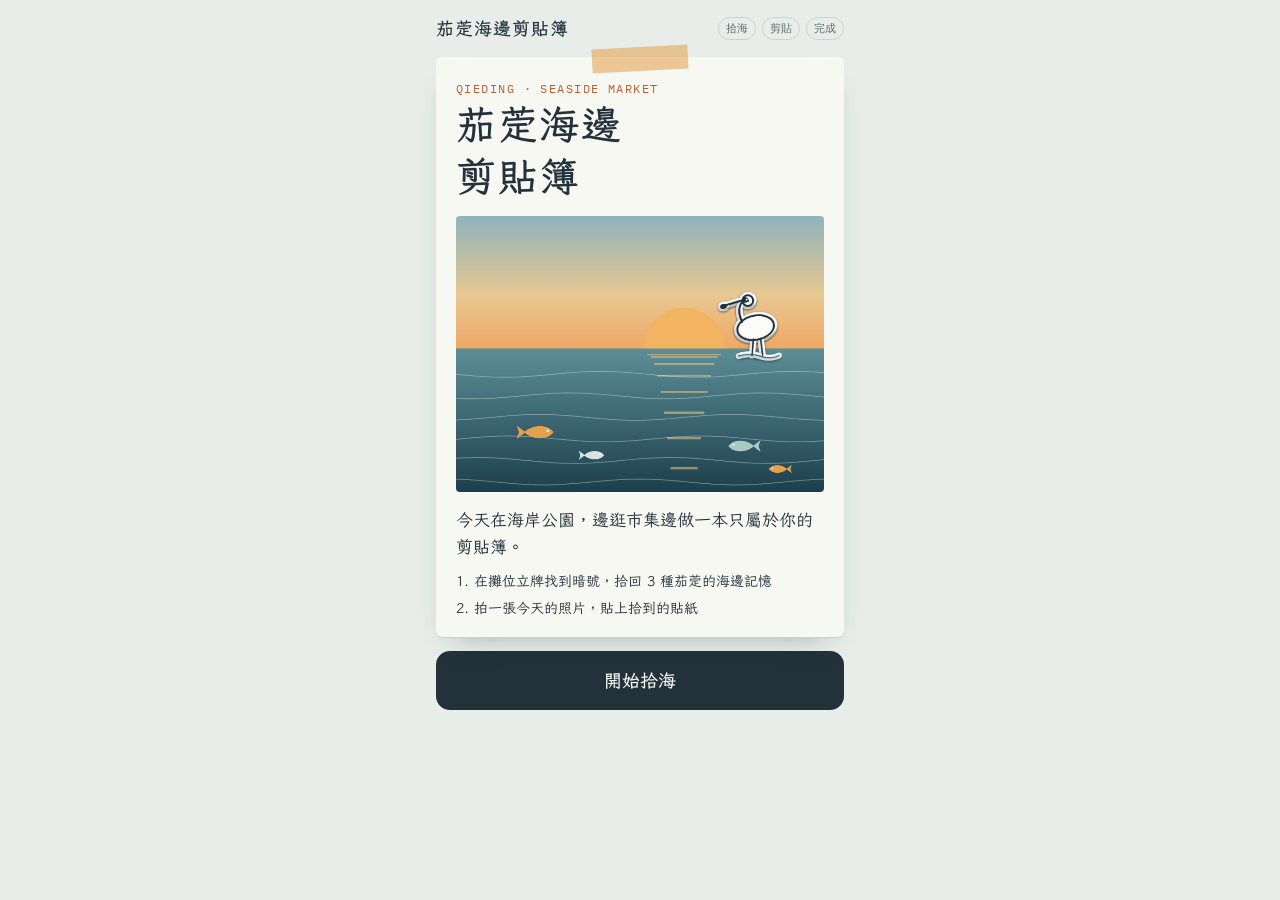
<file: seaside/app.html>
<!doctype html>
<html lang="zh-Hant-TW">
<head>
<meta charset="utf-8">
<meta name="viewport" content="width=device-width,initial-scale=1,viewport-fit=cover">
<meta name="theme-color" content="#E8EDE9">
<title>茄萣海邊剪貼簿｜市集互動示範</title>
<meta name="description" content="市集與走讀小旅行的手機互動示範：拾海集貼紙、照片剪貼簿、瓶中信，最後生成可分享的 9:16 圖卡。">
<meta name="robots" content="noindex">
<link rel="preconnect" href="https://fonts.googleapis.com">
<link rel="preconnect" href="https://fonts.gstatic.com" crossorigin>
<link rel="stylesheet" href="https://fonts.googleapis.com/css2?family=LXGW+WenKai+TC:wght@400;700&family=IBM+Plex+Mono:wght@500&display=swap">
<style>
html{padding-top:env(safe-area-inset-top,0px);padding-bottom:env(safe-area-inset-bottom,0px)}body{margin:0}img{max-width:100%}[hidden]{display:none!important}
/* Layout: one-screen phone app, four steps (拾海 → 剪貼 → 瓶中信 → 完成), paper card on a sea-mist ground. Single deliberate light "paper" look. */
:root{
  --paper:#E8EDE9;      /* 海霧紙 */
  --sheet:#F8F8F2;      /* 筆記紙 */
  --ink:#22313A;        /* 墨 */
  --ink-soft:#5E6E73;
  --sea:#3D7585;        /* 潮色 */
  --sea-deep:#1C3F4B;
  --sun:#E4A04A;        /* 夕照 */
  --roe:#B4613A;        /* 烏魚子 */
  --line:#C9D3CF;
  --hand:"LXGW WenKai TC","Kaiti TC","BiauKai","STKaiti",serif;
  --mono:"IBM Plex Mono",ui-monospace,Menlo,monospace;
  color-scheme:light;
}
html,body{height:100%}
body{background:var(--paper);color:var(--ink);font-family:var(--hand);font-size:17px;line-height:1.6;-webkit-tap-highlight-color:transparent}
*{box-sizing:border-box}
button,input,textarea{font:inherit;color:inherit}
.app{max-width:440px;margin:0 auto;min-height:100%;padding-inline:16px;padding-block:14px 28px;display:flex;flex-direction:column;gap:14px}
.top{display:flex;align-items:center;justify-content:space-between;gap:8px}
.brand{font-weight:700;font-size:18px;letter-spacing:.06em}
.steps{display:flex;gap:6px;font-family:var(--mono);font-size:11px;color:var(--ink-soft)}
.steps span{padding:2px 7px;border:1px solid var(--line);border-radius:20px}
.steps span.on{background:var(--ink);color:var(--sheet);border-color:var(--ink)}
.brand,.steps span{white-space:nowrap}
@media (max-width:400px){.brand{font-size:16px;letter-spacing:.02em}.steps{gap:4px}.steps span{padding:2px 5px;font-size:10.5px}}
.screen[hidden]{display:none!important}
.screen{display:flex;flex-direction:column;gap:14px;animation:rise .35s ease}
@keyframes rise{from{transform:translateY(8px);opacity:.4}to{transform:none;opacity:1}}
h1,h2{font-weight:700;margin:0;text-wrap:balance;line-height:1.3}
h1{font-size:40px;letter-spacing:.04em}
h2{font-size:26px}
p{margin:0}
.soft{color:var(--ink-soft)}
.small{font-size:14px}
.stamp{font-family:var(--mono);font-size:12px;letter-spacing:.12em;text-transform:uppercase;color:var(--roe)}
.btn{appearance:none;border:2px solid var(--ink);background:var(--ink);color:var(--sheet);border-radius:14px;padding:13px 18px;font-size:18px;font-weight:700;cursor:pointer;text-align:center;width:100%}
.btn.ghost{background:transparent;color:var(--ink)}
.btn.sea{background:var(--sea);border-color:var(--sea)}
.btn:disabled{opacity:.4;cursor:default}
.btn:focus-visible,.link:focus-visible,input:focus-visible,textarea:focus-visible,.tray button:focus-visible{outline:3px solid var(--sun);outline-offset:2px}
.link{background:none;border:0;padding:0;color:var(--sea);text-decoration:underline;text-underline-offset:3px;cursor:pointer;font-size:14px}
.row{display:flex;gap:10px}
.row>*{flex:1;min-width:0}

/* cover */
.cover{background:var(--sheet);border-radius:6px;padding:22px 20px 18px;position:relative;box-shadow:0 1px 0 var(--line),0 14px 30px -18px rgba(28,63,75,.45)}
.cover .tape{position:absolute;top:-10px;left:50%;width:96px;height:24px;transform:translateX(-50%) rotate(-3deg);background:rgba(228,160,74,.55)}
.cover-art{width:100%;aspect-ratio:4/3;border-radius:4px;display:block;margin-block:14px}
.cover ol{margin:10px 0 0;padding-left:1.3em;display:grid;gap:4px}

/* collect */
.cards{display:grid;gap:12px}
.card{background:var(--sheet);border-radius:6px;padding:14px;display:grid;grid-template-columns:76px minmax(0,1fr);gap:12px;align-items:start;box-shadow:0 1px 0 var(--line)}
.card img{width:76px;height:76px;object-fit:contain}
.card.locked img{filter:grayscale(1) brightness(1.15) contrast(.5);opacity:.55}
.card h3{margin:0;font-size:20px}
.card .body{display:grid;gap:6px;min-width:0}
.unlock{display:flex;gap:8px}
.unlock input{flex:1;min-width:0;width:0;border:1.5px solid var(--line);background:var(--paper);border-radius:10px;padding:8px 10px;font-size:16px}
.unlock button{border:0;background:var(--sea);color:var(--sheet);border-radius:10px;padding:8px 12px;font-weight:700;cursor:pointer}
.demo{font-family:var(--mono);font-size:11px;color:var(--ink-soft)}
.err{color:var(--roe);font-size:14px}
.got{font-family:var(--mono);font-size:11px;color:var(--sea);letter-spacing:.1em}
.count{font-size:15px}

/* scrapbook editor */
.polaroid{background:#fff;padding:12px 12px 14px;border-radius:3px;box-shadow:0 14px 26px -16px rgba(28,63,75,.6);transform:rotate(-1.2deg);position:relative}
.polaroid .tape{position:absolute;top:-11px;left:24px;width:80px;height:22px;transform:rotate(-8deg);background:rgba(61,117,133,.35)}
.stage{position:relative;width:100%;aspect-ratio:4/5;overflow:hidden;background:var(--paper);touch-action:none;border-radius:2px}
.stage>img.photo{width:100%;height:100%;object-fit:cover;display:block}
.empty{position:absolute;inset:0;display:grid;place-content:center;gap:10px;text-align:center;padding:20px;color:var(--ink-soft)}
.pl{position:absolute;width:28%;transform:translate(-50%,-50%);touch-action:none;cursor:grab;user-select:none;-webkit-user-select:none}
.pl img{width:100%;display:block;pointer-events:none}
.pl .x{position:absolute;top:-6px;right:-6px;width:26px;height:26px;border-radius:50%;border:0;background:var(--ink);color:var(--sheet);font-size:15px;line-height:26px;padding:0;cursor:pointer}
.caption{width:100%;border:0;border-bottom:1.5px dashed var(--line);background:transparent;margin-top:10px;font-size:20px;padding:4px 2px;font-family:var(--hand)}
.tray{display:flex;gap:8px;overflow-x:auto;padding-bottom:4px}
.tray button{flex:0 0 64px;height:64px;border-radius:12px;border:1.5px solid var(--line);background:var(--sheet);padding:4px;cursor:pointer}
.tray button img{width:100%;height:100%;object-fit:contain}
.tray .none{font-size:14px;color:var(--ink-soft)}
.filebtn{position:relative;overflow:hidden}
.filebtn input{position:absolute;inset:0;opacity:0;cursor:pointer}

/* sea + bottle */
.seawrap{position:relative;border-radius:6px;overflow:hidden;background:var(--sea-deep)}
#sea{display:block;width:100%;height:230px}
.bottle{position:absolute;width:42px;height:auto;left:50%;top:62%;transform:translate(-50%,-50%);pointer-events:none;opacity:0}
.bottle.throw{animation:throw 1.5s cubic-bezier(.3,.1,.4,1) forwards}
@keyframes throw{0%{opacity:1;transform:translate(-50%,120%) rotate(0) scale(1.2)}50%{transform:translate(-30%,-140%) rotate(260deg) scale(.9)}100%{opacity:0;transform:translate(10%,-30%) rotate(520deg) scale(.5)}}
.bottle.arrive{opacity:1;pointer-events:auto;cursor:pointer;animation:bob 2.4s ease-in-out infinite;left:30%;top:58%}
@keyframes bob{0%,100%{transform:translate(-50%,-50%) rotate(-12deg)}50%{transform:translate(-50%,-62%) rotate(10deg)}}
.seamsg{position:absolute;left:0;right:0;bottom:10px;text-align:center;color:#EAF2EF;font-size:15px;text-shadow:0 1px 4px rgba(0,0,0,.4);padding-inline:12px}
.letter{background:var(--sheet);border-radius:4px;padding:16px 16px 14px;background-image:repeating-linear-gradient(transparent 0 31px,var(--line) 31px 32px);display:grid;gap:8px}
.letter textarea{width:100%;min-height:128px;border:0;background:transparent;resize:none;font-family:var(--hand);font-size:19px;line-height:32px;padding:0}
.letter input{min-width:0;width:100%;border:0;border-bottom:1.5px dashed var(--line);background:transparent;font-size:16px;padding:2px}
.received{background:var(--sheet);border-radius:4px;padding:18px;transform:rotate(.8deg);box-shadow:0 12px 24px -16px rgba(28,63,75,.6);display:grid;gap:10px}
.received .msg{font-size:22px;line-height:1.7;white-space:pre-wrap;overflow-wrap:anywhere}
.received .from{text-align:right;color:var(--ink-soft)}

/* final */
.final img{width:100%;border-radius:6px;display:block;box-shadow:0 18px 30px -18px rgba(28,63,75,.7);-webkit-touch-callout:default}
.hint{background:var(--sheet);border-radius:10px;padding:10px 12px;font-size:15px}
.toast{position:fixed;left:50%;bottom:calc(24px + env(safe-area-inset-bottom,0px));transform:translateX(-50%);background:var(--ink);color:var(--sheet);padding:9px 16px;border-radius:20px;font-size:15px;opacity:0;transition:opacity .25s;pointer-events:none;max-width:calc(100% - 32px);text-align:center}
.toast.on{opacity:1}
@media (prefers-reduced-motion:reduce){.screen,.bottle.throw,.bottle.arrive{animation:none}.bottle.throw{opacity:0}}
</style>
</head>
<body>
<div class="app">
  <header class="top">
    <div class="brand" id="brand">茄萣海邊剪貼簿</div>
    <nav class="steps" aria-label="進度"><span data-s="collect">拾海</span><span data-s="book">剪貼</span><span data-s="bottle">瓶中信</span><span data-s="final">完成</span></nav>
  </header>

  <!-- cover -->
  <section class="screen" id="s-cover">
    <div class="cover">
      <div class="tape"></div>
      <p class="stamp" id="coverStamp">Qieding · Seaside Market</p>
      <h1 id="coverTitle">茄萣海邊<br>剪貼簿</h1>
      <canvas class="cover-art" id="coverArt" width="800" height="600" aria-label="茄萣海岸的夕陽與魚"></canvas>
      <p id="coverText">今天在海岸公園，邊逛市集邊做一本只屬於你的剪貼簿。</p>
      <ol class="small" id="coverList">
        <li>在攤位立牌找到暗號，拾回 5 種茄萣的海邊記憶</li>
        <li>拍一張今天的照片，貼上拾到的貼紙</li>
        <li>寫一封瓶中信丟進海裡，也撿一封別人的</li>
      </ol>
    </div>
    <button class="btn" id="go">開始拾海</button>
  </section>

  <!-- collect -->
  <section class="screen" id="s-collect" hidden>
    <div><h2 id="collectH">拾回茄萣的海</h2><p class="soft small" id="collectP">每個攤位立牌上藏著一個暗號，輸入就能拾到貼紙和故事。</p></div>
    <p class="count" id="count"></p>
    <div class="cards" id="cards"></div>
    <button class="btn" id="toBook">去做剪貼簿</button>
  </section>

  <!-- book -->
  <section class="screen" id="s-book" hidden>
    <div><h2>貼上今天</h2><p class="soft small">拍一張照片，點下方貼紙貼上去，可以拖曳移動。</p></div>
    <div class="polaroid">
      <div class="tape"></div>
      <div class="stage" id="stage">
        <div class="empty" id="empty"><span>還沒有照片</span></div>
      </div>
      <input class="caption" id="caption" maxlength="18" placeholder="寫一句今天的話……" aria-label="照片的手寫標題">
    </div>
    <div class="row">
      <label class="btn sea filebtn">拍照／選照片<input type="file" id="file" accept="image/*" capture="environment"></label>
    </div>
    <button class="link" id="demoPhoto" type="button">沒有照片？用示範照片試試</button>
    <div>
      <p class="small soft">我拾到的貼紙</p>
      <div class="tray" id="tray"></div>
    </div>
    <button class="btn" id="toBottle">下一步：寫瓶中信</button>
  </section>

  <!-- bottle -->
  <section class="screen" id="s-bottle" hidden>
    <div><h2 id="bottleH">瓶中信</h2><p class="soft small" id="bottleP">寫一句話給大海。它會漂到下一位來茄萣的人手上。</p></div>
    <div class="seawrap">
      <canvas id="sea" aria-hidden="true"></canvas>
      <img class="bottle" id="bottle" alt="漂來的瓶子，點一下打開">
      <p class="seamsg" id="seamsg">海浪在等你的信</p>
    </div>
    <div id="writeBox" class="letter">
      <textarea id="letterText" maxlength="80" placeholder="例如：今天的夕陽很好，希望你也看到了。" aria-label="瓶中信內容"></textarea>
      <input id="pen" maxlength="10" placeholder="署名（可以用筆名）" aria-label="署名">
    </div>
    <button class="btn sea" id="throw">放進瓶子，丟向大海</button>
    <div id="recvBox" class="received" hidden>
      <p class="stamp" id="recvStamp">海浪送來的信</p>
      <p class="msg" id="recvMsg"></p>
      <p class="from" id="recvFrom"></p>
    </div>
    <button class="btn" id="toFinal" hidden>完成我的剪貼簿</button>
  </section>

  <!-- final -->
  <section class="screen final" id="s-final" hidden>
    <div><h2 id="finalH">今天的海邊</h2><p class="soft small">把這一頁存起來，分享到限時動態。</p></div>
    <img id="out" alt="完成的剪貼簿頁面">
    <p class="hint">長按圖片，選「儲存影像」或「加入照片」即可存到手機。</p>
    <button class="btn" id="save" hidden>下載圖片</button>
    <button class="btn ghost" id="again">回去改剪貼簿</button>
  </section>
</div>
<div class="toast" id="toast" role="status"></div>


<script src="kit.js"></script>
<script>
(()=>{
const $=s=>document.querySelector(s);
/* ---------- templates (content to be checked by local partners) ---------- */
const TEMPLATES={
 sea:{
  title:'茄萣海邊剪貼簿',key:'qd-scrap-v1',
  pal:{paper:'#E8EDE9',sheet:'#F8F8F2',ink:'#22313A',soft:'#5E6E73',sea:'#3D7585',deep:'#1C3F4B',sun:'#E4A04A',roe:'#B4613A',line:'#C9D3CF'},
  stamp:'Qieding · Seaside Market',h1:'茄萣海邊<br>剪貼簿',
  intro:'今天在海岸公園，邊逛市集邊做一本只屬於你的剪貼簿。',
  list:['在攤位立牌找到暗號，拾回 5 種茄萣的海邊記憶','拍一張今天的照片，貼上拾到的貼紙','寫一封瓶中信丟進海裡，也撿一封別人的'],
  go:'開始拾海',steps:['拾海','剪貼','瓶中信','完成'],
  collectH:'拾回茄萣的海',collectP:'每個攤位立牌上藏著一個暗號，輸入就能拾到貼紙和故事。',
  timed:{from:16*60+30,to:18*60+30,open:'夕陽正在下沉，現在就能拾起。',closed:'傍晚 16:30–18:30 才會出現，記得留下來看夕陽。',btn:'拾起夕陽'},
  letterH:'瓶中信',letterP:'寫一句話給大海。它會漂到下一位來茄萣的人手上。',letterPh:'例如：今天的夕陽很好，希望你也看到了。',
  idle:'海浪在等你的信',send:'放進瓶子，丟向大海',away:'瓶子漂走了……',arrive:'另一個瓶子漂過來了，點一下打開',opened:'這封信是海浪送來給你的',recv:'海浪送來的信',itemAlt:'漂來的瓶子，點一下打開',
  finalH:'今天的海邊',cap:'今天的海風很好',mono:'QIEDING SEASIDE',gotLine:n=>`今天拾到 ${n} 種海邊記憶`,letterTag:'A LETTER FROM THE SEA',foot:'茄萣海岸公園 · 海邊文青市集',
  stations:[
   {id:'wuyu',name:'烏魚',code:'烏金',where:'烏魚子攤立牌',story:'冬至前後，烏魚隨寒流南下經過西南沿海。茄萣人把魚卵鹽漬、壓平、日曬，做成被稱為「烏金」的烏魚子。'},
   {id:'pipi',name:'黑面琵鷺',code:'琵琶',where:'市集服務台',story:'冬天的茄萣濕地是黑面琵鷺的落腳處。牠們把湯匙狀的嘴伸進淺水，左右掃動找魚蝦。'},
   {id:'sampan',name:'舢筏',code:'竹筏',where:'手作攤立牌',story:'平底的舢筏吃水淺，適合在二仁溪口和濕地水道撐行。現在也能搭舢筏進濕地看候鳥。'},
   {id:'mazu',name:'海上遶境',code:'平安',where:'咖啡攤立牌',story:'茄萣金鑾宮的媽祖會乘船出海遶境，船隊沿著海面巡行，為討海人祈求出入平安、滿載而歸。'},
   {id:'sunset',name:'夕陽',code:null,where:'傍晚的堤岸',story:'茄萣的海岸面向台灣海峽，天氣好的傍晚，太陽會直接沉進海裡。這張貼紙只在日落時分出現。'}],
  letters:[
   {t:'海浪每天都把東西送回岸邊。\n今天，它把你送來茄萣。',f:'茄萣的海'},
   {t:'冬天的風很大，\n但堤岸上的夕陽一點都不冷。',f:'茄萣的海'},
   {t:'如果你聞到鹹鹹的味道，\n那是烏魚子正在曬太陽。',f:'茄萣的海'},
   {t:'黑面琵鷺每年都會回來。\n希望你也是。',f:'茄萣的海'},
   {t:'退潮的時候，濕地會露出一整片發亮的泥灘。\n下次來，記得看看腳邊。',f:'茄萣的海'},
   {t:'謝謝你來市集走走。\n風很大的日子，烏魚就快要來了。',f:'茄萣的海'}]
 },
 farm:{
  title:'稻田市集剪貼簿',key:'farm-scrap-v1',
  pal:{paper:'#EDEBDC',sheet:'#FBF9F0',ink:'#2F3328',soft:'#686C5A',sea:'#5B7F3A',deep:'#33502A',sun:'#E2A93B',roe:'#B5562F',line:'#D6D2BE'},
  stamp:'Rice Field · Farmers Market',h1:'稻田市集<br>剪貼簿',
  intro:'今天在田邊的小農市集，邊逛邊做一本有稻香的剪貼簿。',
  list:['在小農攤位找到暗號，拾回 5 種田裡的風景','拍一張今天的照片，貼上拾到的貼紙','折一架紙飛機寫下心得，也接住別人的'],
  go:'開始拾穗',steps:['拾穗','剪貼','紙飛機','完成'],
  collectH:'拾回田裡的風景',collectP:'每個小農攤位的立牌上藏著一個暗號，輸入就能拾到貼紙和故事。',
  timed:{from:18*60,to:19*60+30,open:'天色暗了，螢火蟲出來了，現在就能拾起。',closed:'傍晚 18:00–19:30 才會出現，留下來等螢火蟲吧。',btn:'拾起螢火蟲'},
  letterH:'紙飛機',letterP:'寫一句話在紙飛機上，讓風把它送到下一位來市集的人手上。',letterPh:'例如：今天買到好甜的番茄，謝謝小農！',
  idle:'田裡的風在等你的紙飛機',send:'射出紙飛機',away:'紙飛機乘著風飛走了……',arrive:'另一架紙飛機飛過來了，點一下打開',opened:'這架紙飛機是風送來給你的',recv:'風送來的紙飛機',itemAlt:'飛來的紙飛機，點一下打開',
  finalH:'今天的田邊',cap:'今天的稻香很好',mono:'RICE FIELD MARKET',gotLine:n=>`今天拾到 ${n} 種田裡的風景`,letterTag:'A NOTE FROM THE FIELD',foot:'田中央小農市集 · 示範模板',
  stations:[
   {id:'rice',name:'稻穗',code:'金黃',where:'米食攤立牌',story:'稻子成熟時，稻穗飽滿下垂，整片田變成金黃色。農友常說：越飽滿的稻穗，頭垂得越低。'},
   {id:'egret',name:'白鷺鷥',code:'跟班',where:'市集服務台',story:'整地翻土的時候，白鷺鷥總跟在耕耘機後面，撿食被翻出來的蟲子，被叫做「農夫的跟班」。'},
   {id:'hat',name:'斗笠',code:'遮日',where:'手作攤立牌',story:'竹編斗笠遮陽又擋雨，是在田裡工作的老夥伴。編一頂斗笠要先剖竹、削篾，再一圈圈編起來。'},
   {id:'veg',name:'當季菜籃',code:'當季',where:'蔬菜攤立牌',story:'小農市集的菜跟著季節走：當季、在地、少一點運送里程，也少一點保存的負擔。'},
   {id:'firefly',name:'螢火蟲',code:null,where:'傍晚的田埂',story:'水質乾淨、少用農藥的田邊，春夏的夜晚會有螢火蟲出現。這張貼紙只在天黑之後出現。'}],
  letters:[
   {t:'風吹過稻田的聲音，\n像在說：慢慢來就好。',f:'田裡的風'},
   {t:'今天的菜，\n是昨天傍晚才從田裡摘的。',f:'田裡的風'},
   {t:'白鷺鷥一直跟著耕耘機。\n希望你今天也有好夥伴陪著。',f:'田裡的風'},
   {t:'稻子長得好，要靠水、靠太陽，\n也靠每天來田邊看一看的人。',f:'田裡的風'},
   {t:'謝謝你來市集走走。\n下次收割的時候，再來聞聞稻香。',f:'田裡的風'}]
 },
 street:{
  title:'老街散步剪貼簿',key:'street-scrap-v1',
  pal:{paper:'#EFE7DE',sheet:'#FBF7F1',ink:'#3A2A24',soft:'#76655C',sea:'#A2412F',deep:'#5A2A20',sun:'#D9A13E',roe:'#2F6B66',line:'#DCCFC3'},
  stamp:'Old Street · Walking Tour',h1:'老街散步<br>剪貼簿',
  intro:'今天跟著走讀路線散步老街，做一本裝滿老故事的剪貼簿。',
  list:['在老店門口找到暗號，拾回 5 個老街的故事','拍一張今天的照片，貼上拾到的貼紙','寫一張明信片投進時光郵筒，也收一張別人的'],
  go:'開始散步',steps:['尋寶','剪貼','明信片','完成'],
  collectH:'拾回老街的故事',collectP:'每間合作店家門口的立牌上藏著一個暗號，輸入就能拾到貼紙和故事。',
  timed:{from:17*60+30,to:19*60+30,open:'燈籠亮起來了，現在就能拾起。',closed:'傍晚 17:30–19:30 點燈後才會出現，散步到天黑吧。',btn:'拾起燈籠'},
  letterH:'時光明信片',letterP:'寫一張明信片投進郵筒，它會寄到下一位來散步的人手上。',letterPh:'例如：亭仔腳下的老闆娘好親切，請一定要去吃她的粿！',
  idle:'時光郵筒在等你的明信片',send:'投進時光郵筒',away:'明信片寄出去了……',arrive:'郵差送來一張明信片，點一下打開',opened:'這張明信片是寄給你的',recv:'寄給你的明信片',itemAlt:'寄來的明信片，點一下打開',
  finalH:'今天的老街',cap:'今天的老街很好逛',mono:'OLD STREET WALK',gotLine:n=>`今天拾到 ${n} 個老街故事`,letterTag:'A POSTCARD FROM THE STREET',foot:'紅磚老街走讀 · 示範模板',
  stations:[
   {id:'arcade',name:'亭仔腳',code:'騎樓',where:'老店門口立牌',story:'老街店屋前留出一段有屋頂的走廊，台語叫「亭仔腳」。可以遮陽擋雨，也是鄰居坐下來聊天的地方。'},
   {id:'well',name:'古井',code:'甘泉',where:'茶行立牌',story:'自來水普及以前，街坊共用一口井挑水、洗菜。井邊常是一條街最熱鬧的地方。'},
   {id:'sign',name:'老招牌',code:'百年',where:'書店立牌',story:'手寫字、磨石子、鐵皮漆字……老店的招牌，常常就寫著一家人好幾代的故事。'},
   {id:'kueh',name:'紅龜粿',code:'祝壽',where:'糕餅店立牌',story:'紅龜粿用刻著龜紋的粿印壓出花樣，象徵長壽平安，逢年過節和做壽時都會出現。'},
   {id:'lantern',name:'燈籠',code:null,where:'點燈後的老街',story:'天色暗下來後，老街一盞盞燈籠亮起，整條街換上另一種表情。這張貼紙只在點燈時刻出現。'}],
  letters:[
   {t:'亭仔腳下躲過的那場雨，\n現在想起來也很好。',f:'老街的郵差'},
   {t:'老闆說這間店開了三代。\n我想，它的故事還很長。',f:'老街的郵差'},
   {t:'走慢一點，\n才看得到屋簷上的雕花。',f:'老街的郵差'},
   {t:'井已經不用了，\n但大家還是習慣在旁邊聊天。',f:'老街的郵差'},
   {t:'謝謝你來老街散步。\n天黑點燈之後，再回頭看一次吧。',f:'老街的郵差'}]
 },
 lantern:{
  title:'社區燈節剪貼簿',key:'lantern-scrap-v1',
  pal:{paper:'#E7E5EF',sheet:'#F8F7FB',ink:'#25223A',soft:'#615D78',sea:'#3E4A8C',deep:'#1E2148',sun:'#F0B43C',roe:'#C2463A',line:'#CFCBDD'},
  stamp:'Community · Lantern Festival',h1:'社區燈節<br>剪貼簿',
  intro:'今晚的社區燈節，邊逛攤位邊做一本亮晶晶的剪貼簿。',
  list:['在攤位找到暗號，拾回 5 種節慶的熱鬧','拍一張今晚的照片，貼上拾到的貼紙','在許願燈寫下願望放上天，也接住別人的'],
  go:'開始逛燈節',steps:['逛攤','剪貼','許願燈','完成'],
  collectH:'拾回節慶的熱鬧',collectP:'每個攤位的立牌上藏著一個暗號，輸入就能拾到貼紙和故事。',
  timed:{from:19*60,to:21*60,open:'煙火開始了，現在就能拾起。',closed:'晚上 19:00–21:00 煙火時段才會出現，記得抬頭看。',btn:'拾起煙火'},
  letterH:'許願燈',letterP:'寫下一個願望放上天空，它會飄到下一位來燈節的人手上。',letterPh:'例如：希望明年還能和家人一起來看燈。',
  idle:'夜空在等你的願望',send:'放上夜空',away:'許願燈慢慢飄上去了……',arrive:'另一盞許願燈飄下來了，點一下打開',opened:'這盞許願燈是飄來給你的',recv:'飄來的願望',itemAlt:'飄來的許願燈，點一下打開',
  finalH:'今晚的燈節',cap:'今晚的燈好亮',mono:'LANTERN FESTIVAL',gotLine:n=>`今晚拾到 ${n} 種節慶熱鬧`,letterTag:'A WISH FROM THE SKY',foot:'社區燈節 · 示範模板',
  stations:[
   {id:'drum',name:'鑼鼓',code:'咚咚',where:'舞台旁立牌',story:'開場的鑼鼓聲一響，整條街都知道熱鬧要開始了。社區鼓隊常是從小練到大的街坊鄰居。'},
   {id:'pinwheel',name:'紙風車',code:'轉運',where:'童玩攤立牌',story:'竹籤和彩紙做的風車，風一吹就轉。長輩說，風車會把好運一起轉過來。'},
   {id:'tanghulu',name:'糖葫蘆',code:'酸甜',where:'小吃攤立牌',story:'番茄或水果裹上一層糖衣，外脆內酸甜，是逛夜市、逛燈會最常見的零嘴。'},
   {id:'lotus',name:'蓮花燈',code:'花燈',where:'手作攤立牌',story:'社區媽媽們帶著孩子一起摺紙、黏竹骨，做出一盞盞蓮花燈，掛在街口迎接大家。'},
   {id:'firework',name:'煙火',code:null,where:'晚上的廣場',story:'燈節最後，夜空會綻放煙火。這張貼紙只在煙火時段出現。'}],
  letters:[
   {t:'希望明年的這一天，\n我們還能一起來看燈。',f:'夜空'},
   {t:'許願燈飄得很慢，\n願望也不用急著實現。',f:'夜空'},
   {t:'鼓聲一響，大家都笑了。\n希望你也是。',f:'夜空'},
   {t:'願社區的燈一直亮著，\n回家的路都不會暗。',f:'夜空'},
   {t:'謝謝你來燈節。\n煙火之後，記得牽好身邊的人回家。',f:'夜空'}]
 }
};
const TK=(new URLSearchParams(location.search).get('t')||'sea');
const TH=TEMPLATES[TK]||TEMPLATES.sea, SC=SCENE[TEMPLATES[TK]?TK:'sea'];
const C=TH.pal, ST=FULL?TH.stations:TH.stations.filter(s=>s.code).slice(0,3); // 示範版只開放 3 個攤位

/* ---------- apply template text and colors ---------- */
(function applyTemplate(){
  const r=document.documentElement.style;
  [['--paper',C.paper],['--sheet',C.sheet],['--ink',C.ink],['--ink-soft',C.soft],['--sea',C.sea],['--sea-deep',C.deep],['--sun',C.sun],['--roe',C.roe],['--line',C.line]].forEach(([k,v])=>r.setProperty(k,v));
  document.querySelector('meta[name=theme-color]').content=C.paper;
  document.title=TH.title+'｜互動示範';
  const set=(id,v,html)=>{const el=$('#'+id);if(el)el[html?'innerHTML':'textContent']=v;};
  set('brand',TH.title);set('coverStamp',TH.stamp);set('coverTitle',TH.h1,1);set('coverText',TH.intro);
  $('#coverList').innerHTML='';(FULL?TH.list:[TH.list[0].replace('5 種','3 種'),TH.list[1]]).forEach(t=>{const li=document.createElement('li');li.textContent=t;$('#coverList').append(li);});
  set('go',TH.go);set('collectH',TH.collectH);set('collectP',TH.collectP);
  set('bottleH',TH.letterH);set('bottleP',TH.letterP);set('throw',TH.send);set('recvStamp',TH.recv);set('finalH',TH.finalH);
  $('#letterText').placeholder=TH.letterPh;$('#bottle').alt=TH.itemAlt;
  document.querySelectorAll('.steps span').forEach((sp,i)=>sp.textContent=TH.steps[i]);
})();

/* ---------- state (per-viewer, optional) ---------- */
const KEY=TH.key;
let S={unlocked:[],caption:'',placed:[],letter:'',pen:'',received:null,thrown:false};
try{const v=JSON.parse(localStorage.getItem(KEY)||'null');if(v)S=Object.assign(S,v)}catch(e){}
S.unlocked=S.unlocked.filter(id=>ST.some(s=>s.id===id));S.placed=S.placed.filter(p=>ST.some(s=>s.id===p.id));
const save=()=>{try{localStorage.setItem(KEY,JSON.stringify(S))}catch(e){}};
let photo=null; // HTMLImageElement, kept in memory only

function art(id){
  const c=document.createElement('canvas');c.width=c.height=220;const x=c.getContext('2d');
  x.lineCap=x.lineJoin='round';x.lineWidth=5;x.strokeStyle=C.ink;
  ART[id](x,C);return finishSticker(c);
}
const STK={};
const drawScene=(x,W,H,t,still)=>SC.draw(x,W,H,t,still,C);

/* ---------- navigation ---------- */
const screens=['cover','collect','book','bottle','final'];
let current='cover';
function show(n){current=n;screens.forEach(s=>$('#s-'+s).hidden=s!==n);
  document.querySelectorAll('.steps span').forEach(sp=>sp.classList.toggle('on',sp.dataset.s===n));
  if(n==='collect')renderCards();if(n==='book')renderBook();if(n==='bottle')enterBottle();if(n==='final')renderFinal();
  window.scrollTo(0,0);}
function toast(t){const el=$('#toast');el.textContent=t;el.classList.add('on');clearTimeout(toast.h);toast.h=setTimeout(()=>el.classList.remove('on'),2200);}

/* ---------- collect ---------- */
const isTimedOpen=()=>{const d=new Date(),m=d.getHours()*60+d.getMinutes();return m>=TH.timed.from&&m<=TH.timed.to};
function unlock(id){if(!S.unlocked.includes(id)){S.unlocked.push(id);save();toast('拾到了：'+ST.find(s=>s.id===id).name);notify('unlock',{name:ST.find(s=>s.id===id).name,n:S.unlocked.length,total:ST.length});}renderCards();}
function renderCards(){
  $('#count').textContent=`已拾到 ${S.unlocked.length} / ${ST.length}`;
  const box=$('#cards');box.textContent='';
  ST.forEach(st=>{
    const got=S.unlocked.includes(st.id);
    const card=document.createElement('article');card.className='card'+(got?'':' locked');
    const img=new Image();img.src=STK[st.id];img.alt=st.name+'貼紙';
    const body=document.createElement('div');body.className='body';
    const h=document.createElement('h3');h.textContent=st.name;body.append(h);
    if(got){
      const tag=document.createElement('p');tag.className='got';tag.textContent='已拾到';
      const p=document.createElement('p');p.className='small';p.textContent=st.story;body.append(tag,p);
    }else if(st.code){
      const p=document.createElement('p');p.className='small soft';p.textContent='暗號在「'+st.where+'」';
      const f=document.createElement('form');f.className='unlock';
      const inp=document.createElement('input');inp.id='code-'+st.id;inp.placeholder='輸入暗號';inp.setAttribute('aria-label',st.name+'的暗號');inp.autocomplete='off';
      const b=document.createElement('button');b.textContent='拾起';
      const er=document.createElement('p');er.className='err';er.hidden=true;
      f.append(inp,b);
      f.addEventListener('submit',e=>{e.preventDefault();if(inp.value.trim()===st.code)unlock(st.id);else{er.hidden=false;er.textContent='暗號不對，再看一次立牌上的字';}});
      const d=document.createElement('p');d.className='demo';d.textContent='示範暗號：'+st.code;
      body.append(p,f,er,d);
    }else{
      const p=document.createElement('p');p.className='small soft';
      const open=isTimedOpen();
      p.textContent=open?TH.timed.open:TH.timed.closed;
      const b=document.createElement('button');b.className='btn sea';b.style.padding='8px';b.style.fontSize='16px';b.textContent=TH.timed.btn;b.disabled=!open;b.onclick=()=>unlock(st.id);
      const d=document.createElement('button');d.className='link';d.textContent='示範：略過時間限制';d.onclick=()=>unlock(st.id);
      body.append(p,b,d);
    }
    card.append(img,body);box.append(card);
  });
}

/* ---------- book ---------- */
const stage=$('#stage');
function renderBook(){
  $('#caption').value=S.caption||'';
  const tray=$('#tray');tray.textContent='';
  if(!S.unlocked.length){const p=document.createElement('p');p.className='none';p.textContent='還沒拾到貼紙，回上一步找暗號吧。';tray.append(p);}
  S.unlocked.forEach(id=>{const b=document.createElement('button');b.type='button';b.setAttribute('aria-label','貼上'+ST.find(s=>s.id===id).name);
    const i=new Image();i.src=STK[id];i.alt='';b.append(i);
    b.onclick=()=>{if(!photo){toast('先放一張照片');return}S.placed.push({id,x:.3+Math.random()*.4,y:.55+Math.random()*.3,r:(Math.random()-.5)*.5});save();renderPlaced();};tray.append(b);});
  renderPhoto();renderPlaced();
}
function renderPhoto(){
  stage.querySelectorAll('img.photo').forEach(e=>e.remove());
  $('#empty').hidden=!!photo;
  if(photo){const i=new Image();i.className='photo';i.src=photo.src;i.alt='你的照片';stage.prepend(i);}
}
function renderPlaced(){
  stage.querySelectorAll('.pl').forEach(e=>e.remove());
  if(!photo)return;
  S.placed.forEach((p,idx)=>{
    const d=document.createElement('div');d.className='pl';d.style.left=p.x*100+'%';d.style.top=p.y*100+'%';d.style.transform=`translate(-50%,-50%) rotate(${p.r}rad)`;
    const i=new Image();i.src=STK[p.id];i.alt=ST.find(s=>s.id===p.id).name;
    const x=document.createElement('button');x.className='x';x.textContent='×';x.setAttribute('aria-label','移除貼紙');
    x.addEventListener('pointerdown',e=>e.stopPropagation());
    x.onclick=e=>{e.stopPropagation();S.placed.splice(idx,1);save();renderPlaced();};
    d.append(i,x);stage.append(d);
    d.addEventListener('pointerdown',e=>{
      d.setPointerCapture(e.pointerId);d.style.cursor='grabbing';
      const r=stage.getBoundingClientRect();
      const mv=ev=>{p.x=Math.min(1,Math.max(0,(ev.clientX-r.left)/r.width));p.y=Math.min(1,Math.max(0,(ev.clientY-r.top)/r.height));d.style.left=p.x*100+'%';d.style.top=p.y*100+'%';};
      const up=()=>{d.removeEventListener('pointermove',mv);d.removeEventListener('pointerup',up);d.removeEventListener('pointercancel',up);d.style.cursor='';save();};
      d.addEventListener('pointermove',mv);d.addEventListener('pointerup',up);d.addEventListener('pointercancel',up);
    });
  });
}
function loadPhoto(src){const i=new Image();i.onload=()=>{photo=i;renderPhoto();renderPlaced();};i.src=src;}
$('#file').addEventListener('change',e=>{
  const f=e.target.files&&e.target.files[0];if(!f)return;
  const rd=new FileReader();rd.onload=()=>{
    // downscale big phone photos
    const im=new Image();im.onload=()=>{const m=1600,sc=Math.min(1,m/Math.max(im.width,im.height));const c=document.createElement('canvas');c.width=im.width*sc;c.height=im.height*sc;c.getContext('2d').drawImage(im,0,0,c.width,c.height);loadPhoto(c.toDataURL('image/jpeg',.88));};
    im.onerror=()=>toast('這張照片讀不出來，換一張試試');im.src=rd.result;};
  rd.readAsDataURL(f);
});
$('#demoPhoto').onclick=()=>{const c=document.createElement('canvas');c.width=1200;c.height=1500;drawScene(c.getContext('2d'),1200,1500,0,true);loadPhoto(c.toDataURL('image/jpeg',.9));};
$('#caption').addEventListener('input',e=>{S.caption=e.target.value;save();});

/* ---------- animated scene for step 4 ---------- */
let seaRun=false,seaT0=0,movers=[];
const reduce=matchMedia('(prefers-reduced-motion: reduce)').matches;
function seaLoop(ts){
  const cv=$('#sea');if(!cv||current!=='bottle'){seaRun=false;return}
  const dpr=Math.min(2,devicePixelRatio||1),W=cv.clientWidth,H=cv.clientHeight;
  if(cv.width!==W*dpr){cv.width=W*dpr;cv.height=H*dpr;}
  const x=cv.getContext('2d');x.setTransform(dpr,0,0,dpr,0,0);
  SC.anim(x,W,H,(ts-seaT0)/1000,C,movers);
  if(!reduce)requestAnimationFrame(seaLoop);else seaRun=false;
}
function startSea(){const cv=$('#sea');const W=cv.clientWidth||360,H=230;
  movers=SC.movers(W,H);
  if(!seaRun){seaRun=true;seaT0=performance.now();requestAnimationFrame(seaLoop);}}

/* ---------- letters (shared pool when available) ---------- */
/* 示範版：沒有連後端，信件從預設信件池抽。
   正式活動版改接 Firebase 或 Google 試算表，就能讓參加者互相收到彼此的信。 */
const MY_KEY=KEY+'-mine';
function enterBottle(){
  startSea();
  $('#letterText').value=S.letter||'';$('#pen').value=S.pen||'';
  const done=S.thrown&&S.received;
  $('#writeBox').hidden=!!S.thrown;$('#throw').hidden=!!S.thrown;
  $('#recvBox').hidden=!done;$('#toFinal').hidden=!done;
  if(done)showReceived();
  $('#seamsg').textContent=done?TH.opened:TH.idle;
  $('#bottle').className='bottle';
}
$('#letterText').addEventListener('input',e=>{S.letter=e.target.value;save()});
$('#pen').addEventListener('input',e=>{S.pen=e.target.value;save()});
async function pickLetter(){
  const l=TH.letters[Math.floor(Math.random()*TH.letters.length)];return{t:l.t,f:l.f};
}
async function sendLetter(){
  try{const a=JSON.parse(localStorage.getItem(MY_KEY)||'[]');a.push({text:S.letter.trim().slice(0,80),pen:(S.pen.trim()||'一位旅人').slice(0,10),at:Date.now()});localStorage.setItem(MY_KEY,JSON.stringify(a.slice(-20)));}catch(e){}
}
$('#throw').onclick=async()=>{
  if(!S.letter.trim()){toast('先寫一句話吧');$('#letterText').focus();return}
  const b=$('#bottle');b.className='bottle';void b.offsetWidth;b.classList.add('throw');
  $('#throw').disabled=true;$('#seamsg').textContent=TH.away;
  const [rec]=await Promise.all([pickLetter(),sendLetter(),new Promise(r=>setTimeout(r,reduce?300:1700))]);
  S.thrown=true;S.received=rec;save();
  $('#writeBox').hidden=true;$('#throw').hidden=true;$('#throw').disabled=false;
  $('#seamsg').textContent=TH.arrive;
  b.className='bottle arrive';
};
$('#bottle').onclick=()=>{if(!S.received)return;$('#bottle').className='bottle';$('#seamsg').textContent=TH.opened;showReceived();$('#recvBox').hidden=false;$('#toFinal').hidden=false;$('#recvBox').scrollIntoView({behavior:reduce?'auto':'smooth',block:'center'});};
function showReceived(){$('#recvMsg').textContent=S.received.t;$('#recvFrom').textContent='—— '+S.received.f;}

/* ---------- final 9:16 card ---------- */
function wrap(x,text,maxW){const out=[];text.split('\n').forEach(par=>{let line='';for(const ch of par){if(x.measureText(line+ch).width>maxW&&line){out.push(line);line=ch}else line+=ch}out.push(line)});return out;}
async function renderFinal(){
  const W=1080,H=1920,c=document.createElement('canvas');c.width=W;c.height=H;const x=c.getContext('2d');
  try{await document.fonts.load('700 80px "LXGW WenKai TC"',TH.title+TH.cap+TH.foot+(S.caption||'')+(S.received?S.received.t+S.received.f:''));}catch(e){}
  // paper ground with grain
  x.fillStyle=C.paper;x.fillRect(0,0,W,H);
  x.fillStyle=rgba(C.ink,.035);for(let i=0;i<2600;i++)x.fillRect(Math.random()*W,Math.random()*H,2,2);
  // header
  x.fillStyle=C.ink;x.font='700 92px '+HAND;x.textBaseline='alphabetic';x.fillText(TH.title,80,190);
  const d=new Date();const ds=`${d.getFullYear()}.${String(d.getMonth()+1).padStart(2,'0')}.${String(d.getDate()).padStart(2,'0')}`;
  x.font='500 30px "IBM Plex Mono",monospace';x.fillStyle=C.roe;x.fillText(TH.mono+' · '+ds,84,248);
  // polaroid
  x.save();x.translate(540,735);x.rotate(-.035);
  const pw=680,ph=850,pad=34;
  x.shadowColor=rgba(C.deep,.35);x.shadowBlur=40;x.shadowOffsetY=18;x.fillStyle='#fff';x.fillRect(-pw/2-pad,-ph/2-pad,pw+pad*2,ph+pad*2+120);x.shadowColor='transparent';
  const ix=-pw/2,iy=-ph/2;
  if(photo){const r=Math.max(pw/photo.width,ph/photo.height),sw=pw/r,sh=ph/r;x.drawImage(photo,(photo.width-sw)/2,(photo.height-sh)/2,sw,sh,ix,iy,pw,ph);}
  else{x.save();x.translate(ix,iy);x.beginPath();x.rect(0,0,pw,ph);x.clip();drawScene(x,pw,ph,0,true);x.restore();}
  if(photo)S.placed.forEach(p=>{const s=pw*.28;x.save();x.translate(ix+p.x*pw,iy+p.y*ph);x.rotate(p.r);x.drawImage(STK.cv[p.id],-s/2,-s/2,s,s);x.restore();});
  x.fillStyle=C.ink;x.font='400 56px '+HAND;x.textAlign='center';x.fillText(S.caption||TH.cap,0,ph/2+pad+78);x.textAlign='left';
  // tape
  x.fillStyle=rgba(C.sun,.6);x.save();x.translate(-pw/2+60,-ph/2-pad-6);x.rotate(-.18);x.fillRect(-90,-22,180,44);x.restore();
  x.fillStyle=rgba(C.sea,.4);x.save();x.translate(pw/2-40,-ph/2-pad);x.rotate(.22);x.fillRect(-80,-20,160,40);x.restore();
  x.restore();
  // collected row
  const got=S.unlocked;x.fillStyle=C.soft;x.font='400 34px '+HAND;x.fillText(TH.gotLine(got.length),84,1372);
  got.forEach((id,i)=>x.drawImage(STK.cv[id],70+i*130,1385,128,128));
  // bottom band + letter slip
  SC.band(x,W,H,1545,C,STK.cv);
  if(S.received){
    x.save();x.translate(560,1710);x.rotate(.025);
    x.font='400 40px '+HAND;const lines=wrap(x,S.received.t,640).slice(0,4);
    const bh=96+lines.length*58;x.shadowColor='rgba(0,0,0,.3)';x.shadowBlur=24;x.shadowOffsetY=10;x.fillStyle='#F8F2DF';x.fillRect(-370,-bh/2,740,bh);x.shadowColor='transparent';
    x.fillStyle=C.roe;x.font='500 24px "IBM Plex Mono",monospace';x.fillText(TH.letterTag,-330,-bh/2+44);
    x.fillStyle=C.ink;x.font='400 40px '+HAND;lines.forEach((l,i)=>x.fillText(l,-330,-bh/2+100+i*58));
    x.fillStyle=C.soft;x.font='400 30px '+HAND;x.textAlign='right';x.fillText('—— '+S.received.f,330,bh/2-20);x.restore();
  }
  x.fillStyle='rgba(248,248,242,.8)';x.font='400 28px '+HAND;x.textAlign='center';x.fillText(TH.foot,W/2,H-36);
  const url=c.toDataURL('image/jpeg',.9);$('#out').src=url;finalUrl=url;notify('card',{thumb:thumbOf(c,216,384)});
}
let finalUrl='';
$('#save').hidden=false;
$('#save').onclick=()=>{if(!finalUrl)return;const a=document.createElement('a');a.href=finalUrl;a.download=TH.title+'.jpg';document.body.append(a);a.click();a.remove();toast('已下載，iPhone 請改用長按圖片儲存');};

/* ---------- cover art ---------- */
function cover(){const cv=$('#coverArt'),x=cv.getContext('2d');drawScene(x,800,600,0,false);SC.cover(x,C,STK.cv);}

/* ---------- boot ---------- */
STK.cv={};ST.forEach(s=>{const c=art(s.id);STK.cv[s.id]=c;STK[s.id]=c.toDataURL();});
$('#bottle').src=SC.item(C).toDataURL();$('#bottle').style.width=SC.itemW+'px';
$('#coverArt').setAttribute('aria-label',TH.title+'封面插畫');
cover();
$('#go').onclick=()=>show('collect');
$('#toBook').onclick=()=>show('book');
if(FULL)$('#toBottle').onclick=()=>show('bottle');
else{ // 示範版：略過第四步，直接完成
  $('#toBottle').textContent='完成我的剪貼簿';$('#toBottle').onclick=()=>show('final');
  document.querySelector('.steps span[data-s=bottle]').remove();
  const p=document.createElement('p');p.className='hint';p.textContent=LITE_NOTE;$('#s-final').insertBefore(p,$('#again'));
}
$('#toFinal').onclick=()=>show('final');
$('#again').onclick=()=>show('book');
document.querySelectorAll('.steps span').forEach(sp=>{sp.style.cursor='pointer';sp.onclick=()=>{if(current!=='cover')show(sp.dataset.s)}});
show('cover');
})();
</script>

</body></html>
</file>
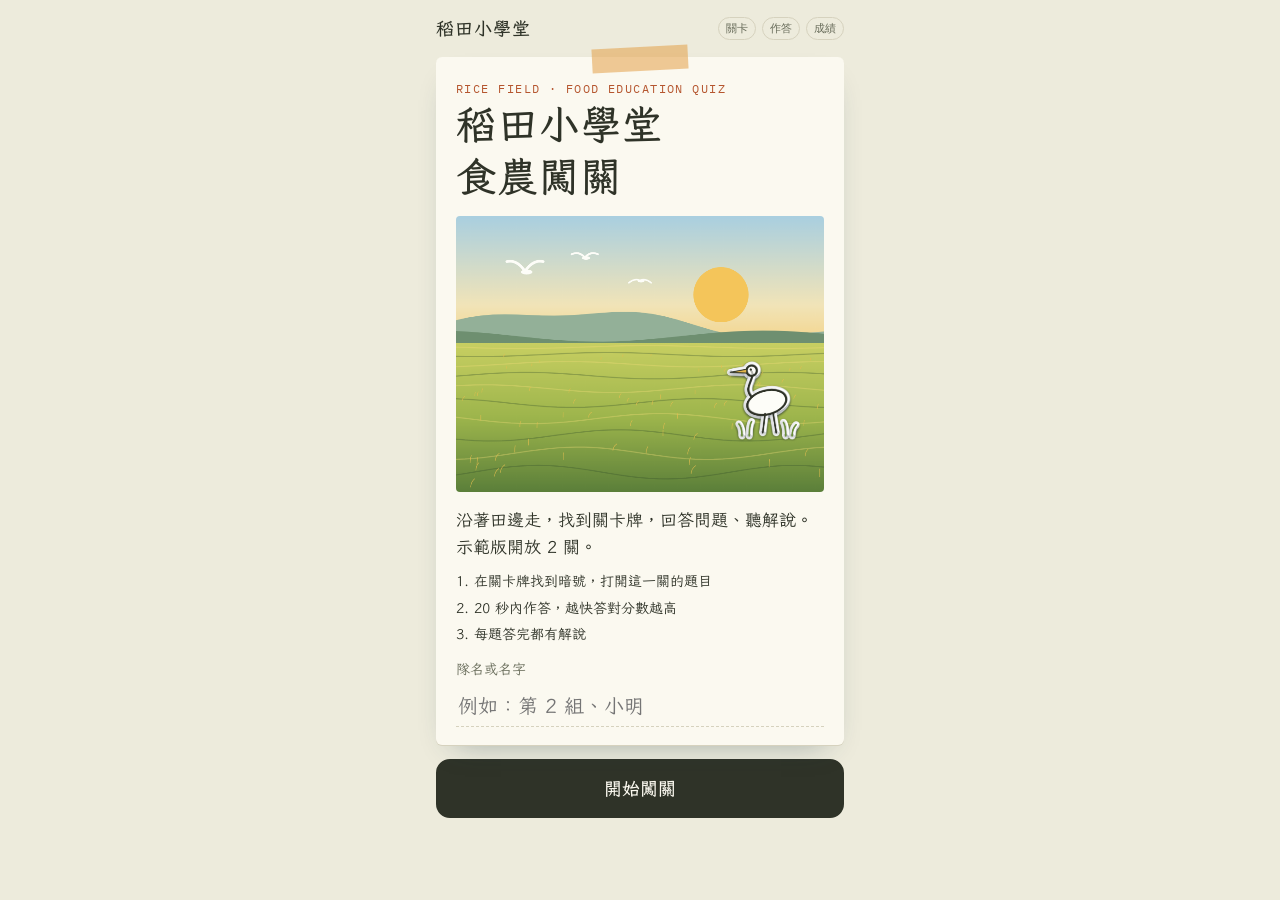
<file: seaside/quiz.html>
<!doctype html>
<html lang="zh-Hant-TW">
<head>
<meta charset="utf-8">
<meta name="viewport" content="width=device-width,initial-scale=1,viewport-fit=cover">
<meta name="theme-color" content="#EDEBDC">
<title>稻田小學堂｜教學問答示範</title>
<meta name="description" content="教學問答闖關的手機互動示範：定點關卡牌、限時作答、即時解說、計分排行與成績單。">
<meta name="robots" content="noindex">
<link rel="preconnect" href="https://fonts.googleapis.com">
<link rel="preconnect" href="https://fonts.gstatic.com" crossorigin>
<link rel="stylesheet" href="https://fonts.googleapis.com/css2?family=LXGW+WenKai+TC:wght@400;700&family=IBM+Plex+Mono:wght@500&display=swap">
<link rel="stylesheet" href="kit.css">
<style>
/* Layout: station quiz — stations → code → timed question → explanation → result card. */
.who{display:grid;gap:6px;margin-top:12px}
.who input{min-width:0;width:100%;border:0;border-bottom:1.5px dashed var(--line);background:transparent;font-size:20px;padding:4px 2px;font-family:var(--hand)}
.score{display:flex;justify-content:space-between;align-items:center;background:var(--sheet);border-radius:10px;padding:10px 14px;box-shadow:0 1px 0 var(--line)}
.score b{font-family:var(--mono);font-size:26px;color:var(--sea-deep)}
.grid{display:grid;grid-template-columns:1fr 1fr;gap:10px}
.st{background:var(--sheet);border-radius:10px;padding:12px;display:grid;justify-items:center;gap:4px;box-shadow:0 1px 0 var(--line);border:2px solid transparent;cursor:pointer;font:inherit;color:inherit}
.st img{width:78px}
.st b{font-size:18px}
.st small{font-family:var(--mono);font-size:11px;color:var(--ink-soft)}
.st.ok{border-color:var(--sea)}.st.ng{border-color:var(--roe)}
.st.ok small{color:var(--sea)}.st.ng small{color:var(--roe)}
.st:last-child:nth-child(odd){grid-column:1/-1}
.qhead{display:flex;align-items:center;gap:12px}
.qhead img{width:70px}
.timer{height:8px;border-radius:5px;background:var(--line);overflow:hidden}
.timer i{display:block;height:100%;background:var(--sun);width:100%;transition:width .2s linear}
.q{font-size:22px;line-height:1.5;font-weight:700}
.opts{display:grid;gap:10px}
.opt{display:flex;align-items:center;gap:12px;text-align:left;width:100%;border:2px solid var(--line);background:var(--sheet);border-radius:12px;padding:12px 14px;font-size:18px;cursor:pointer;color:var(--ink)}
.opt i{flex:none;width:30px;height:30px;border-radius:8px;display:grid;place-items:center;font-style:normal;font-family:var(--mono);font-size:15px;color:#fff}
.opt:nth-child(1) i{background:#C9563C}.opt:nth-child(2) i{background:#3D7FA8}.opt:nth-child(3) i{background:#D9A13E}.opt:nth-child(4) i{background:#5B7F3A}
.opt.right{border-color:var(--sea);background:rgba(91,127,58,.14)}
.opt.wrong{border-color:var(--roe);background:rgba(181,86,47,.12)}
.opt:disabled{cursor:default}
.fb{border-radius:12px;padding:14px;display:grid;gap:6px}
.fb.ok{background:rgba(91,127,58,.14)}.fb.ng{background:rgba(181,86,47,.12)}
.fb b{font-size:20px}
.fb .pt{font-family:var(--mono);font-size:22px;color:var(--sea-deep)}
.gate{background:var(--sheet);border-radius:10px;padding:14px;display:grid;gap:8px;border:2px dashed var(--line)}
.gate form{display:flex;gap:8px}
.gate input{flex:1;min-width:0;width:0;border:1.5px solid var(--line);background:var(--paper);border-radius:10px;padding:8px 10px;font-size:16px}
.gate button{border:0;background:var(--sea);color:var(--sheet);border-radius:10px;padding:8px 14px;font-weight:700;cursor:pointer}
.big{text-align:center;display:grid;gap:4px;background:var(--sheet);border-radius:12px;padding:18px;box-shadow:0 1px 0 var(--line)}
.big b{font-family:var(--mono);font-size:56px;color:var(--sea-deep);line-height:1.1}
.big .badge{font-size:24px;font-weight:700;color:var(--roe)}
.rank{display:grid;gap:6px}
.rank div{display:grid;grid-template-columns:32px 1fr auto;gap:8px;align-items:center;background:var(--sheet);border-radius:10px;padding:8px 12px;font-size:17px}
.rank div.me{outline:2px solid var(--sun)}
.rank span:first-child{font-family:var(--mono);color:var(--ink-soft)}
.rank span:last-child{font-family:var(--mono)}
.teacher{font-size:14px;color:var(--ink-soft);background:var(--paper);border:1px dashed var(--line);border-radius:10px;padding:10px 12px}
</style>
</head>
<body>
<div class="app">
  <header class="top">
    <div class="brand">稻田小學堂</div>
    <nav class="steps" aria-label="進度"><span data-s="map">關卡</span><span data-s="q">作答</span><span data-s="result">成績</span></nav>
  </header>

  <section class="screen" id="s-cover">
    <div class="cover">
      <div class="tape"></div>
      <p class="stamp">Rice Field · Food Education Quiz</p>
      <h1>稻田小學堂<br>食農闖關</h1>
      <canvas class="cover-art" id="coverArt" width="800" height="600" aria-label="稻田與白鷺鷥"></canvas>
      <p>沿著田邊走，找到 5 塊關卡牌，回答問題、聽解說，看看你是不是稻田博士。</p>
      <ol class="small">
        <li>在關卡牌找到暗號，打開這一關的題目</li>
        <li>20 秒內作答，越快答對分數越高</li>
        <li>每題都有解說，闖完 5 關拿成績單</li>
      </ol>
      <div class="who"><label class="small soft" for="nm">隊名或名字</label><input id="nm" maxlength="10" placeholder="例如：第 2 組、小明"></div>
    </div>
    <button class="btn" id="go">開始闖關</button>
  </section>

  <section class="screen" id="s-map" hidden>
    <div><h2>選一關開始</h2><p class="soft small">每塊關卡牌上有一個暗號，輸入後才能作答，每關只能答一次。</p></div>
    <div class="score"><span id="who"></span><span>總分 <b id="total">0</b></span></div>
    <div class="grid" id="grid"></div>
    <button class="btn" id="toResult" hidden>看成績單</button>
  </section>

  <section class="screen" id="s-q" hidden>
    <div class="qhead"><img id="qImg" alt=""><div><p class="stamp" id="qNo"></p><h2 id="qName"></h2></div></div>
    <div class="gate" id="gate">
      <p><b>關卡暗號</b>　<span class="small soft" id="gateWhere"></span></p>
      <form id="gateForm"><input id="gateCode" placeholder="輸入關卡牌上的暗號" aria-label="關卡暗號" autocomplete="off"><button>開始</button></form>
      <p class="err" id="gateErr" hidden>暗號不對，再看一次關卡牌</p>
      <p class="demo" id="gateDemo"></p>
    </div>
    <div id="qBox" hidden>
      <div class="timer" aria-hidden="true"><i id="bar"></i></div>
      <p class="small soft" id="sec" style="text-align:right;margin-top:4px"></p>
      <p class="q" id="qText"></p>
      <div class="opts" id="opts" style="margin-top:12px"></div>
    </div>
    <div class="fb" id="fb" hidden><b id="fbT"></b><span class="pt" id="fbP"></span><p id="fbE"></p></div>
    <button class="btn" id="back" hidden>回到關卡</button>
  </section>

  <section class="screen final" id="s-result" hidden>
    <div><h2>成績單</h2><p class="soft small">把成績單存起來，回到教室跟大家比一比。</p></div>
    <div class="big"><span class="small soft" id="rWho"></span><b id="rScore">0</b><span id="rCount"></span><span class="badge" id="rBadge"></span></div>
    <div><p class="small soft" style="margin-bottom:6px">今天的排行（示意）</p><div class="rank" id="rank"></div></div>
    <p class="teacher">正式版的老師後台可以看到每一題的全班答對率，帶隊老師馬上知道哪個觀念需要再講一次。</p>
    <img id="out" alt="成績單圖卡">
    <p class="hint">長按圖片，選「儲存影像」即可存到手機。</p>
    <button class="btn" id="save">下載成績單</button>
    <button class="btn ghost" id="again">回到關卡</button>
  </section>
</div>
<div class="toast" id="toast" role="status"></div>

<script src="kit.js"></script>
<script>
(()=>{
const $=s=>document.querySelector(s);
const C=PAL.farm;applyPal(C);
/* 示範版：精簡畫面 */
/* 題目為示範內容，正式活動依課程目標與在地農友、老師確認 */
const QS=[
 {id:'rice',name:'稻穗',code:'金黃',where:'第 1 關關卡牌（田埂入口）',q:'稻子從插秧到收割，大約需要多久？',o:['約 1 個月','約 4 個月','約 1 年','約 3 年'],a:1,
  e:'一期稻作從插秧到收割大約 110 到 130 天，也就是 4 個月左右。台灣中南部一年可以種兩期稻。'},
 {id:'egret',name:'白鷺鷥',code:'跟班',where:'第 2 關關卡牌（水圳旁）',q:'白鷺鷥常跟在耕耘機後面，是為了什麼？',o:['跟農夫玩','吃被翻出來的蟲子','躲太陽','找地方睡覺'],a:1,
  e:'翻土的時候，藏在土裡的蟲子會被翻出來，白鷺鷥就跟在後面撿食，所以被叫做「農夫的跟班」。'},
 {id:'hat',name:'斗笠',code:'遮日',where:'第 3 關關卡牌（工具間）',q:'傳統斗笠主要是用什麼材料做的？',o:['塑膠','竹子和葉片','鐵絲','棉布'],a:1,
  e:'斗笠用竹篾編出骨架，中間夾葉片防水，輕巧、透氣，又能遮陽擋雨。'},
 {id:'veg',name:'當季菜籃',code:'當季',where:'第 4 關關卡牌（菜園）',q:'買在地、當季的蔬菜，可以減少什麼？',o:['食物里程','營養','口感','價格標籤'],a:0,
  e:'食物從產地運到餐桌的距離叫「食物里程」。在地當季的蔬菜運送距離短，能減少運輸的耗能和碳排放。'},
 {id:'firefly',name:'螢火蟲',code:'夜光',where:'第 5 關關卡牌（生態池）',q:'螢火蟲發光，最主要是為了什麼？',o:['照亮回家的路','求偶和溝通','取暖','嚇跑青蛙'],a:1,
  e:'螢火蟲用閃光的節奏和同伴溝通、尋找伴侶。牠們只在水質乾淨、少用農藥的環境出現，是環境好壞的指標。'}
];
if(!FULL)QS.splice(2); // 示範版只開放 2 題
const TIME=20,KEY=FULL?'quiz-farm-v1':'quiz-farm-lite-v1';
let S={name:'',ans:{}}; // ans[id]={pick,ok,pt}
try{const v=JSON.parse(localStorage.getItem(KEY)||'null');if(v)S=Object.assign(S,v)}catch(e){}
const save=()=>{try{localStorage.setItem(KEY,JSON.stringify(S))}catch(e){}};
const STK={};QS.forEach(q=>{const c=makeSticker(q.id,C);STK[q.id]={cv:c,url:c.toDataURL()}});
let cur=0,current='cover',tick=null,t0=0;
const total=()=>Object.values(S.ans).reduce((a,b)=>a+b.pt,0);
const correct=()=>Object.values(S.ans).filter(a=>a.ok).length;
const badge=n=>n>=5?'稻田博士':n>=4?'小農達人':n>=2?'田邊小幫手':'稻草人見習生';

function show(n){current=n;['cover','map','q','result'].forEach(s=>$('#s-'+s).hidden=s!==n);
  document.querySelectorAll('.steps span').forEach(sp=>sp.classList.toggle('on',sp.dataset.s===n));
  if(n!=='q')clearInterval(tick);if(n==='map')renderMap();if(n==='result')renderResult();window.scrollTo(0,0);}
function toast(t){const el=$('#toast');el.textContent=t;el.classList.add('on');clearTimeout(toast.h);toast.h=setTimeout(()=>el.classList.remove('on'),2200);}

function renderMap(){
  $('#who').textContent=S.name||'闖關者';$('#total').textContent=total();
  const g=$('#grid');g.textContent='';
  QS.forEach((q,i)=>{const a=S.ans[q.id];const b=document.createElement('button');b.type='button';b.className='st'+(a?(a.ok?' ok':' ng'):'');
    b.innerHTML=`<img src="${STK[q.id].url}" alt=""><b>第 ${i+1} 關</b><small>${a?(a.ok?'答對 +'+a.pt:'答錯'):q.name}</small>`;
    b.onclick=()=>{cur=i;openQ();};g.append(b);});
  $('#toResult').hidden=Object.keys(S.ans).length<QS.length;
}
function openQ(){
  const q=QS[cur],a=S.ans[q.id];show('q');
  $('#qImg').src=STK[q.id].url;$('#qNo').textContent=`STAGE ${cur+1} / ${QS.length}`;$('#qName').textContent=q.name;
  $('#gateWhere').textContent='暗號在「'+q.where+'」';$('#gateDemo').textContent='示範暗號：'+q.code;$('#gateCode').value='';$('#gateErr').hidden=true;
  $('#gate').hidden=!!a;$('#qBox').hidden=!a;$('#fb').hidden=!a;$('#back').hidden=!a;
  if(a){renderQ(true);feedback(a);}
}
$('#gateForm').addEventListener('submit',e=>{e.preventDefault();const q=QS[cur];
  if($('#gateCode').value.trim()!==q.code){$('#gateErr').hidden=false;return}
  $('#gate').hidden=true;$('#qBox').hidden=false;renderQ(false);startTimer();});
function renderQ(locked){
  const q=QS[cur],a=S.ans[q.id];$('#qText').textContent=q.q;
  const box=$('#opts');box.textContent='';
  q.o.forEach((t,i)=>{const b=document.createElement('button');b.type='button';b.className='opt';b.innerHTML=`<i>${'ABCD'[i]}</i><span></span>`;b.querySelector('span').textContent=t;
    if(locked){b.disabled=true;if(i===q.a)b.classList.add('right');else if(a&&i===a.pick)b.classList.add('wrong');}
    b.onclick=()=>answer(i);box.append(b);});
  if(locked){$('#bar').style.width='0%';$('#sec').textContent='';}
}
function startTimer(){t0=performance.now();clearInterval(tick);
  tick=setInterval(()=>{const left=Math.max(0,TIME-(performance.now()-t0)/1000);$('#bar').style.width=left/TIME*100+'%';$('#sec').textContent=`剩 ${Math.ceil(left)} 秒`;if(left<=0)answer(-1);},200);}
function answer(i){
  const q=QS[cur];if(S.ans[q.id])return;clearInterval(tick);
  const left=Math.max(0,TIME-(performance.now()-t0)/1000),ok=i===q.a,pt=ok?100+Math.round(left*5):0;
  S.ans[q.id]={pick:i,ok,pt};save();notify('answer',{q:cur,qname:q.name,who:S.name||'闖關者',ok,pt,total:total()});renderQ(true);feedback(S.ans[q.id]);$('#back').hidden=false;
  setTimeout(()=>$('#fb').scrollIntoView({behavior:'smooth',block:'center'}),100);
}
function feedback(a){const q=QS[cur];$('#fb').hidden=false;$('#fb').className='fb '+(a.ok?'ok':'ng');
  $('#fbT').textContent=a.ok?'答對了！':(a.pick<0?'時間到！':'差一點！答案是 '+'ABCD'[q.a]);$('#fbP').textContent=a.ok?'+'+a.pt+' 分':'+0 分';$('#fbE').textContent=q.e;}

let outUrl='';
async function renderResult(){
  const n=correct(),sc=total(),name=S.name||'闖關者';
  if(!FULL){$('#rWho').textContent=name;$('#rScore').textContent=sc;$('#rCount').textContent=`答對 ${n} / ${QS.length} 題`;$('#rBadge').textContent='';return;}
  $('#rWho').textContent=name;$('#rScore').textContent=sc;$('#rCount').textContent=`答對 ${n} / ${QS.length} 題`;$('#rBadge').textContent='稱號：'+badge(n);
  const others=[['第 3 組',880],['小芸',790],['阿哲',705],['第 1 組',620],['Ruby',540],['第 5 組',430]];
  const list=[...others.map(([a,b])=>({a,b})),{a:name,b:sc,me:1}].sort((x,y)=>y.b-x.b).slice(0,6);
  if(!list.some(r=>r.me))list[5]={a:name,b:sc,me:1};
  $('#rank').innerHTML='';list.forEach((r,i)=>{const d=document.createElement('div');if(r.me)d.className='me';d.innerHTML=`<span>${i+1}</span><span></span><span>${r.b}</span>`;d.children[1].textContent=r.a+(r.me?'（你）':'');$('#rank').append(d);});
  const W=1080,H=1920,c=document.createElement('canvas');c.width=W;c.height=H;const x=c.getContext('2d');
  try{await document.fonts.load('700 80px "LXGW WenKai TC"','稻田小學堂成績單'+name+badge(n)+QS.map(q=>q.name).join(''));}catch(e){}
  paperGround(x,W,H,C);
  x.save();x.beginPath();x.rect(0,0,W,620);x.clip();SCENE.farm.draw(x,W,620,0,false,C);x.restore();
  [[160,150,2,1,1],[320,110,1.5,1,3]].forEach(f=>bird(x,f[0],f[1],f[2],f[3],'#FDFDF8',f[4]));
  x.textAlign='center';x.fillStyle=C.ink;x.font='700 104px '+HAND;x.fillText('稻田小學堂',W/2,780);
  x.fillStyle=C.roe;x.font='500 30px "IBM Plex Mono",monospace';x.fillText('FOOD EDUCATION QUIZ · '+todayStr(),W/2,840);
  x.fillStyle=C.soft;x.font='400 44px '+HAND;x.fillText(name,W/2,940);
  x.fillStyle=C.deep;x.font='700 200px "IBM Plex Mono",monospace';x.fillText(sc,W/2,1140);
  x.fillStyle=C.soft;x.font='400 40px '+HAND;x.fillText(`分　·　答對 ${n} / ${QS.length} 題`,W/2,1210);
  x.fillStyle=C.sea;x.beginPath();x.roundRect(W/2-260,1260,520,110,55);x.fill();x.fillStyle='#fff';x.font='700 56px '+HAND;x.fillText(badge(n),W/2,1335);
  QS.forEach((q,i)=>{const a=S.ans[q.id],cx=160+i*190,cy=1530;x.globalAlpha=a&&a.ok?1:.35;x.drawImage(STK[q.id].cv,cx-75,cy-75,150,150);x.globalAlpha=1;
    x.fillStyle=a&&a.ok?C.sea:C.roe;x.beginPath();x.arc(cx+52,cy+52,26,0,7);x.fill();x.fillStyle='#fff';x.font='700 32px sans-serif';x.fillText(a&&a.ok?'✓':'✗',cx+52,cy+63);
    x.fillStyle=C.ink;x.font='400 28px '+HAND;x.fillText(q.name,cx,cy+120);});
  x.fillStyle=C.soft;x.font='400 30px '+HAND;x.fillText('田中央食農教育 · 示範模板',W/2,1820);
  outUrl=c.toDataURL('image/jpeg',.9);$('#out').src=outUrl;
}
$('#save').onclick=()=>{if(outUrl){downloadURL(outUrl,'稻田小學堂成績單.jpg');toast('已下載，iPhone 請改用長按圖片儲存');}};

(function cover(){const x=$('#coverArt').getContext('2d');SCENE.farm.draw(x,800,600,0,false,C);SCENE.farm.cover(x,C,{egret:STK.egret.cv});})();
$('#nm').value=S.name||'';$('#nm').addEventListener('input',e=>{S.name=e.target.value.trim();save();});
$('#go').onclick=()=>show('map');$('#back').onclick=()=>show('map');$('#again').onclick=()=>show('map');$('#toResult').onclick=()=>show('result');
document.querySelectorAll('.steps span').forEach(sp=>{sp.style.cursor='pointer';sp.onclick=()=>{if(current==='cover')return;const t=sp.dataset.s;
  if(t==='q'){const i=QS.findIndex(q=>!S.ans[q.id]);cur=i<0?0:i;openQ();}else if(t==='result'&&Object.keys(S.ans).length<QS.length)toast('闖完 5 關才有成績單喔');else show(t);}});
if(!FULL){
  $('#rank').parentElement.remove();document.querySelector('.teacher').remove();$('#out').remove();document.querySelector('#s-result .hint').remove();$('#save').remove();
  const p=document.createElement('p');p.className='hint';p.textContent=LITE_NOTE;$('#s-result').insertBefore(p,$('#again'));
  document.querySelector('#s-cover .cover > p:not(.stamp)').textContent='沿著田邊走，找到關卡牌，回答問題、聽解說。示範版開放 2 關。';
  document.querySelector('#s-cover ol li:last-child').textContent='每題答完都有解說';
  document.querySelector('#s-result h2+p').textContent='看看你答對了幾題。';
}
show('cover');
})();
</script>
</body></html>
</file>
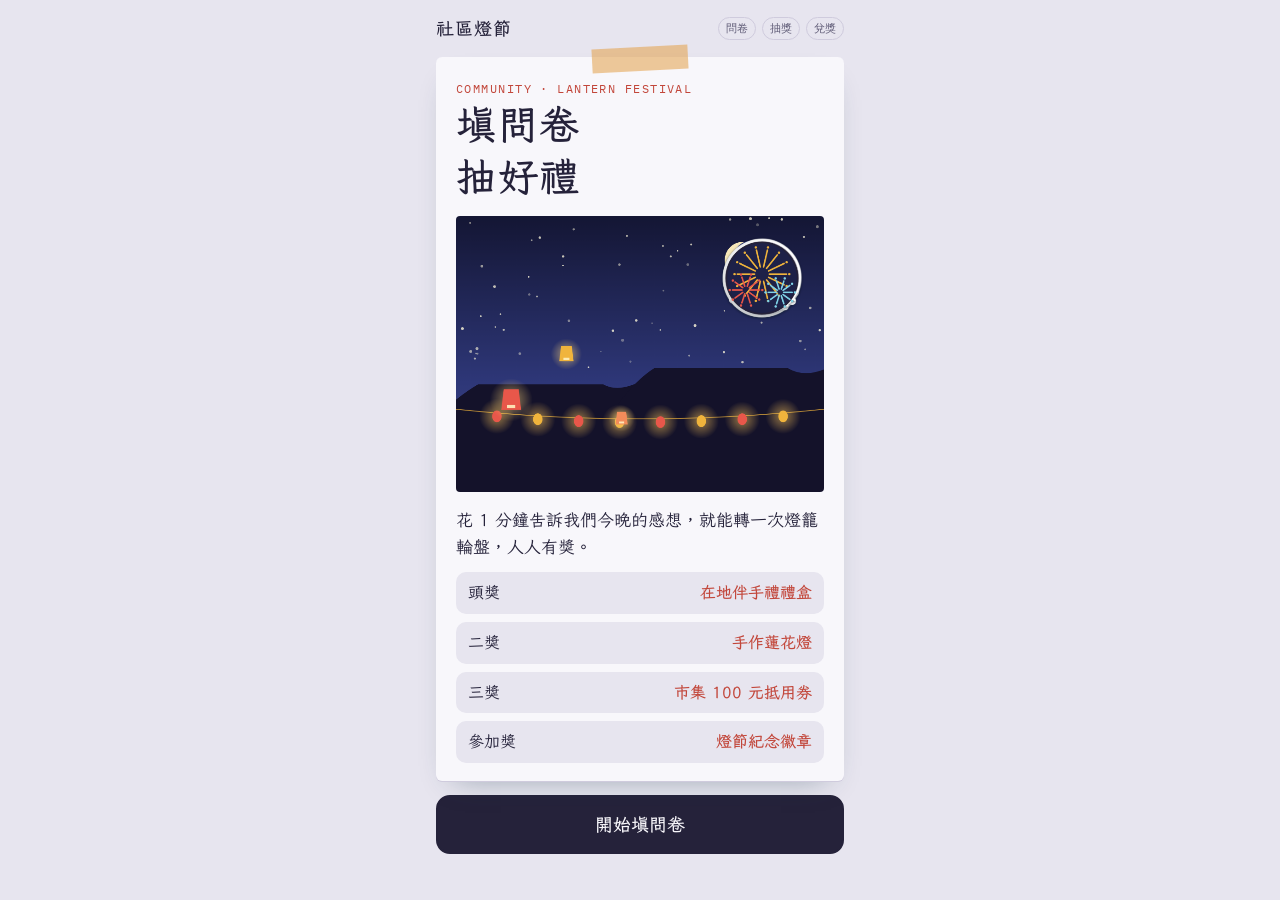
<file: seaside/survey.html>
<!doctype html>
<html lang="zh-Hant-TW">
<head>
<meta charset="utf-8">
<meta name="viewport" content="width=device-width,initial-scale=1,viewport-fit=cover">
<meta name="theme-color" content="#E7E5EF">
<title>社區燈節 填問卷抽好禮｜問卷抽獎示範</title>
<meta name="description" content="活動滿意度問卷與抽獎的手機互動示範：一題一頁的問卷、填完才能抽獎、燈籠輪盤與兌獎碼。">
<meta name="robots" content="noindex">
<link rel="preconnect" href="https://fonts.googleapis.com">
<link rel="preconnect" href="https://fonts.gstatic.com" crossorigin>
<link rel="stylesheet" href="https://fonts.googleapis.com/css2?family=LXGW+WenKai+TC:wght@400;700&family=IBM+Plex+Mono:wght@500&display=swap">
<link rel="stylesheet" href="kit.css">
<style>
/* Layout: survey (one question per step) → lucky wheel → prize code. */
.prizes{display:grid;gap:8px;margin-top:12px}
.prizes div{display:flex;justify-content:space-between;gap:10px;background:var(--paper);border-radius:10px;padding:8px 12px;font-size:16px}
.prizes b{color:var(--roe)}
.prog{display:flex;align-items:center;gap:10px;font-family:var(--mono);font-size:12px;color:var(--ink-soft)}
.prog .tr{flex:1;height:8px;border-radius:5px;background:var(--line);overflow:hidden}
.prog i{display:block;height:100%;background:var(--sea);transition:width .3s}
.qcard{background:var(--sheet);border-radius:10px;padding:18px;box-shadow:0 1px 0 var(--line);display:grid;gap:14px;min-height:300px;align-content:start}
.qcard h2{font-size:24px}
.qcard .hint2{font-size:14px;color:var(--ink-soft);margin-top:-8px}
.stars{display:flex;justify-content:space-between;gap:6px}
.stars button{flex:1;aspect-ratio:1;border:2px solid var(--line);background:var(--paper);border-radius:12px;font-size:30px;cursor:pointer;color:var(--line);padding:0}
.stars button.on{color:var(--sun);border-color:var(--sun);background:rgba(240,180,60,.12)}
.starlab{display:flex;justify-content:space-between;font-size:13px;color:var(--ink-soft)}
.choices{display:grid;gap:8px}
.choice{display:flex;align-items:center;gap:10px;border:2px solid var(--line);background:var(--paper);border-radius:12px;padding:12px 14px;font-size:18px;cursor:pointer;text-align:left;width:100%;color:var(--ink)}
.choice::before{content:"";width:20px;height:20px;border-radius:50%;border:2px solid var(--ink-soft);flex:none}
.choice.multi::before{border-radius:6px}
.choice.on{border-color:var(--sea);background:rgba(62,74,140,.1)}
.choice.on::before{background:var(--sea);border-color:var(--sea);box-shadow:inset 0 0 0 3px var(--paper)}
.qcard textarea{width:100%;min-height:120px;border:1.5px solid var(--line);background:var(--paper);border-radius:10px;padding:10px;font-family:var(--hand);font-size:18px;resize:vertical}
.wheelwrap{position:relative;width:min(340px,100%);margin:0 auto}
.wheelwrap canvas{display:block;width:100%;aspect-ratio:1}
.wheelwrap .ptr{position:absolute;top:-6px;left:50%;transform:translateX(-50%);width:0;height:0;border-left:16px solid transparent;border-right:16px solid transparent;border-top:30px solid var(--roe);filter:drop-shadow(0 2px 3px rgba(0,0,0,.3))}
.ticket{background:var(--sheet);border-radius:12px;padding:20px 18px;text-align:center;display:grid;gap:6px;border:2px dashed var(--sun);position:relative}
.ticket .pz{font-size:30px;font-weight:700;color:var(--roe)}
.ticket .code{font-family:var(--mono);font-size:30px;letter-spacing:.14em;background:var(--paper);border-radius:10px;padding:6px 0;margin:6px 0}
.ticket small{font-size:13px;color:var(--ink-soft)}
.thanks{font-size:15px;color:var(--ink-soft);background:var(--paper);border:1px dashed var(--line);border-radius:10px;padding:10px 12px}
</style>
</head>
<body>
<div class="app">
  <header class="top">
    <div class="brand">社區燈節</div>
    <nav class="steps" aria-label="進度"><span data-s="survey">問卷</span><span data-s="draw">抽獎</span><span data-s="prize">兌獎</span></nav>
  </header>

  <section class="screen" id="s-cover">
    <div class="cover">
      <div class="tape"></div>
      <p class="stamp">Community · Lantern Festival</p>
      <h1>填問卷<br>抽好禮</h1>
      <canvas class="cover-art" id="coverArt" width="800" height="600" aria-label="燈節夜空與天燈"></canvas>
      <p>花 1 分鐘告訴我們今晚的感想，就能轉一次燈籠輪盤，人人有獎。</p>
      <div class="prizes">
        <div><span>頭獎</span><b>在地伴手禮禮盒</b></div>
        <div><span>二獎</span><b>手作蓮花燈</b></div>
        <div><span>三獎</span><b>市集 100 元抵用券</b></div>
        <div><span>參加獎</span><b>燈節紀念徽章</b></div>
      </div>
    </div>
    <button class="btn" id="go">開始填問卷</button>
  </section>

  <section class="screen" id="s-survey" hidden>
    <div class="prog"><span id="pn">1 / 6</span><span class="tr"><i id="pbar"></i></span></div>
    <div class="qcard" id="qcard"></div>
    <p class="err" id="qErr" hidden></p>
    <div class="row"><button class="btn ghost" id="prev">上一題</button><button class="btn" id="next">下一題</button></div>
  </section>

  <section class="screen" id="s-draw" hidden>
    <div><h2>轉動燈籠輪盤</h2><p class="soft small">謝謝你填完問卷！每支手機可以抽一次。</p></div>
    <div class="wheelwrap"><span class="ptr"></span><canvas id="wheel" width="680" height="680" aria-label="抽獎輪盤"></canvas></div>
    <button class="btn sea" id="spin">轉動輪盤</button>
  </section>

  <section class="screen" id="s-prize" hidden>
    <div><h2>恭喜你！</h2><p class="soft small">請到服務台出示這個畫面兌換獎品。</p></div>
    <div class="ticket"><small>你抽中了</small><span class="pz" id="pz"></span><span class="code" id="pcode"></span><small id="ptime"></small><small>兌換後由工作人員按下「已兌換」，同一組號碼不能重複使用</small></div>
    <p class="thanks">正式版後台可以即時看到問卷統計、中獎名單與剩餘獎品數量，結案時直接匯出滿意度報表。</p>
    <button class="link" id="reset" type="button">示範：清除紀錄，重新填寫</button>
  </section>
</div>
<div class="toast" id="toast" role="status"></div>

<script src="kit.js"></script>
<script>
(()=>{
const $=s=>document.querySelector(s);
const C=PAL.lantern;applyPal(C);
const QS=[
 {k:'sat',type:'star',q:'今晚的燈節，整體來說你滿意嗎？',lab:['不滿意','非常滿意']},
 {k:'fav',type:'multi',q:'今晚你最喜歡哪些活動？',hint:'可以複選',o:['鑼鼓表演','童玩 DIY','美食攤位','花燈展示','煙火']},
 {k:'from',type:'one',q:'你是從哪裡知道這場活動的？',o:['社區公告欄','LINE 群組','Facebook','親友推薦','剛好路過']},
 {k:'age',type:'one',q:'你的年齡層是？',o:['12 歲以下','13–24 歲','25–44 歲','45–64 歲','65 歲以上']},
 {k:'again',type:'one',q:'明年還想再來嗎？',o:['一定會','可能會','還不一定']},
 {k:'say',type:'text',q:'有什麼想對主辦單位說的？',hint:'選填，也可以直接按完成'}
];
const PRIZES=[{n:'頭獎',p:'在地伴手禮禮盒',w:3,c:'#C2463A'},{n:'參加獎',p:'燈節紀念徽章',w:24,c:'#3E4A8C'},{n:'三獎',p:'市集 100 元抵用券',w:20,c:'#F0B43C'},{n:'參加獎',p:'燈節紀念徽章',w:23,c:'#5A63A8'},{n:'二獎',p:'手作蓮花燈',w:7,c:'#E8574A'},{n:'參加獎',p:'燈節紀念徽章',w:23,c:'#2E3778'}];
if(!FULL)QS.splice(0,QS.length,...QS.filter(q=>['sat','fav','again'].includes(q.k))); // 示範版只有 3 題
const KEY=FULL?'survey-lantern-v1':'survey-lantern-lite-v1';
let S={a:{},step:0,prize:null};
try{const v=JSON.parse(localStorage.getItem(KEY)||'null');if(v)S=Object.assign(S,v)}catch(e){}
const save=()=>{try{localStorage.setItem(KEY,JSON.stringify(S))}catch(e){}};
let current='cover';
function show(n){current=n;['cover','survey','draw','prize'].forEach(s=>$('#s-'+s).hidden=s!==n);
  document.querySelectorAll('.steps span').forEach(sp=>sp.classList.toggle('on',sp.dataset.s===n));
  if(n==='survey')renderQ();if(n==='draw')drawWheel(rot);if(n==='prize')renderPrize();window.scrollTo(0,0);}
function toast(t){const el=$('#toast');el.textContent=t;el.classList.add('on');clearTimeout(toast.h);toast.h=setTimeout(()=>el.classList.remove('on'),2200);}

/* ---------- survey ---------- */
function renderQ(){
  const q=QS[S.step],v=S.a[q.k];
  $('#pn').textContent=`${S.step+1} / ${QS.length}`;$('#pbar').style.width=(S.step+1)/QS.length*100+'%';
  $('#qErr').hidden=true;$('#prev').disabled=S.step===0;$('#next').textContent=S.step===QS.length-1?'完成，去抽獎':'下一題';
  const box=$('#qcard');box.innerHTML='';
  const h=document.createElement('h2');h.textContent=q.q;box.append(h);
  if(q.hint){const p=document.createElement('p');p.className='hint2';p.textContent=q.hint;box.append(p);}
  if(q.type==='star'){const w=document.createElement('div');w.className='stars';
    for(let i=1;i<=5;i++){const b=document.createElement('button');b.type='button';b.textContent='★';b.setAttribute('aria-label',i+' 顆星');if(v>=i)b.classList.add('on');b.onclick=()=>{S.a[q.k]=i;save();renderQ();};w.append(b);}
    const l=document.createElement('div');l.className='starlab';l.innerHTML=`<span>${q.lab[0]}</span><span>${q.lab[1]}</span>`;box.append(w,l);}
  if(q.type==='one'||q.type==='multi'){const w=document.createElement('div');w.className='choices';
    q.o.forEach(t=>{const b=document.createElement('button');b.type='button';b.className='choice'+(q.type==='multi'?' multi':'');b.textContent=t;
      const on=q.type==='multi'?(v||[]).includes(t):v===t;if(on)b.classList.add('on');b.setAttribute('aria-pressed',on);
      b.onclick=()=>{if(q.type==='multi'){const a=new Set(S.a[q.k]||[]);a.has(t)?a.delete(t):a.add(t);S.a[q.k]=[...a];}else S.a[q.k]=t;save();renderQ();};w.append(b);});box.append(w);}
  if(q.type==='text'){const t=document.createElement('textarea');t.maxLength=200;t.placeholder='例如：希望明年有更多親子攤位！';t.value=v||'';t.setAttribute('aria-label',q.q);t.oninput=()=>{S.a[q.k]=t.value;save();};box.append(t);}
}
$('#prev').onclick=()=>{if(S.step>0){S.step--;save();renderQ();}};
$('#next').onclick=()=>{
  const q=QS[S.step],v=S.a[q.k];
  const empty=q.type==='text'?false:q.type==='multi'?!(v&&v.length):!v;
  if(empty){$('#qErr').hidden=false;$('#qErr').textContent='這題還沒回答喔';return}
  if(S.step<QS.length-1){S.step++;save();renderQ();}else{save();if(!S.prize)notify('survey',{sat:S.a.sat,fav:S.a.fav||[]});show(S.prize?'prize':'draw');}
};

/* ---------- wheel ---------- */
let rot=0,spinning=false;const SEG=PRIZES.length,ARC=Math.PI*2/SEG;
function drawWheel(r){
  const cv=$('#wheel'),x=cv.getContext('2d'),W=cv.width,R=W/2-14;x.clearRect(0,0,W,W);
  x.save();x.translate(W/2,W/2);
  x.fillStyle=C.deep;x.beginPath();x.arc(0,0,R+12,0,7);x.fill();
  for(let i=0;i<24;i++){const a=i/24*Math.PI*2;x.fillStyle=i%2?'#FFE7A8':'#F0B43C';x.beginPath();x.arc(Math.cos(a)*(R+2),Math.sin(a)*(R+2),5,0,7);x.fill();}
  x.rotate(r);
  PRIZES.forEach((p,i)=>{const a0=-Math.PI/2+i*ARC-ARC/2;x.fillStyle=p.c;x.beginPath();x.moveTo(0,0);x.arc(0,0,R-10,a0,a0+ARC);x.closePath();x.fill();
    x.strokeStyle='rgba(255,255,255,.5)';x.lineWidth=3;x.stroke();
    x.save();x.rotate(i*ARC);x.fillStyle=p.c==='#F0B43C'?'#3a2a10':'#fff';x.textAlign='center';x.font='700 40px '+HAND;x.fillText(p.n,0,-R*.62);
    x.font='400 24px '+HAND;x.fillText(p.p.length>7?p.p.slice(0,7)+'…':p.p,0,-R*.62+38);x.restore();});
  x.fillStyle=C.sheet;x.beginPath();x.arc(0,0,58,0,7);x.fill();x.strokeStyle=C.deep;x.lineWidth=6;x.stroke();
  x.rotate(-r);skyLantern(x,0,4,2.4,1,'#E8574A');
  x.restore();
}
function pick(){const tot=PRIZES.reduce((a,b)=>a+b.w,0);let r=Math.random()*tot;for(let i=0;i<SEG;i++){r-=PRIZES[i].w;if(r<0)return i}return SEG-1;}
$('#spin').onclick=()=>{
  if(spinning)return;if(S.prize){show('prize');return}
  spinning=true;$('#spin').disabled=true;const i=pick();
  const target=Math.PI*2*6-i*ARC+(Math.random()-.5)*ARC*.6;const start=rot%(Math.PI*2),dur=matchMedia('(prefers-reduced-motion: reduce)').matches?10:4200,t0=performance.now();
  const step=ts=>{const p=Math.min(1,(ts-t0)/dur),e=1-Math.pow(1-p,4);rot=start+(target-start)*e;drawWheel(rot);
    if(p<1)requestAnimationFrame(step);else{spinning=false;$('#spin').disabled=false;
      const code='LT-'+Array.from({length:4},()=>'ABCDEFGHJKLMNPQRSTUVWXYZ23456789'[Math.floor(Math.random()*32)]).join('');
      S.prize={n:PRIZES[i].n,p:PRIZES[i].p,code,at:Date.now()};save();notify('prize',{n:PRIZES[i].n,p:PRIZES[i].p});setTimeout(()=>show('prize'),600);}};
  requestAnimationFrame(step);
};
function renderPrize(){if(!S.prize)return;$('#pz').textContent=S.prize.n+'｜'+S.prize.p;$('#pcode').textContent=S.prize.code;
  const d=new Date(S.prize.at);$('#ptime').textContent=`抽獎時間 ${todayStr()} ${String(d.getHours()).padStart(2,'0')}:${String(d.getMinutes()).padStart(2,'0')}`;}
$('#reset').onclick=()=>{S={a:{},step:0,prize:null};save();rot=0;show('cover');toast('已清除示範紀錄');};

if(!FULL){document.querySelector('.thanks').textContent=LITE_NOTE;document.querySelector('.ticket small:last-child').remove();}
(function cover(){const x=$('#coverArt').getContext('2d');SCENE.lantern.draw(x,800,600,0,false,C);SCENE.lantern.cover(x,C,{firework:makeSticker('firework',C)});})();
$('#go').onclick=()=>show(S.prize?'prize':'survey');
document.querySelectorAll('.steps span').forEach(sp=>{sp.style.cursor='pointer';sp.onclick=()=>{if(current==='cover')return;const t=sp.dataset.s;
  const done=QS.every(q=>q.type==='text'||(q.type==='multi'?(S.a[q.k]||[]).length:S.a[q.k]));
  if(t==='survey')show('survey');else if(!done)toast('先填完問卷才能抽獎喔');else if(t==='prize'&&!S.prize)show('draw');else show(t);}});
show('cover');
})();
</script>
</body></html>
</file>
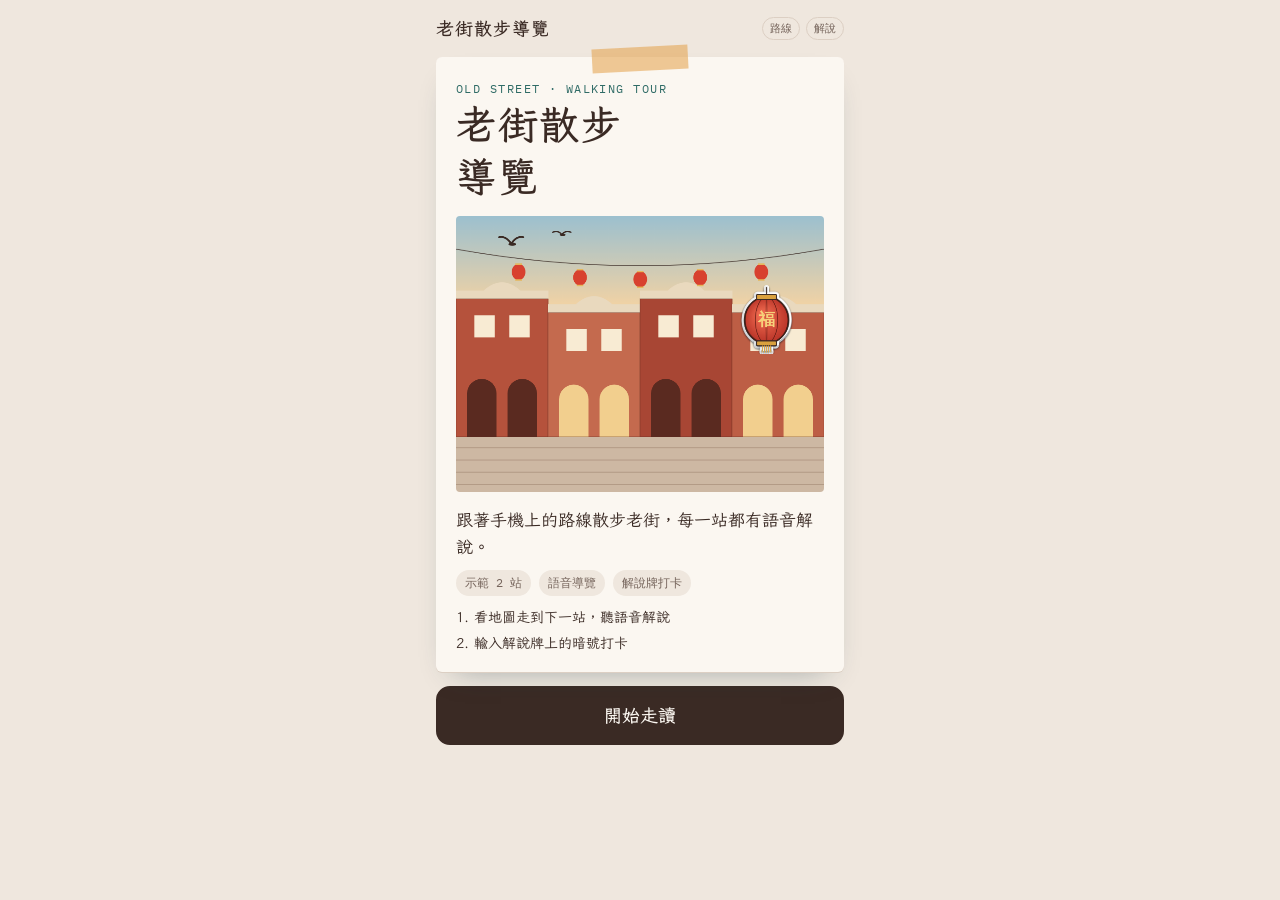
<file: seaside/tour.html>
<!doctype html>
<html lang="zh-Hant-TW">
<head>
<meta charset="utf-8">
<meta name="viewport" content="width=device-width,initial-scale=1,viewport-fit=cover">
<meta name="theme-color" content="#EFE7DE">
<title>老街散步導覽｜走讀導覽示範</title>
<meta name="description" content="走讀導覽的手機互動示範：路線地圖、逐站語音解說、今昔對比、解說牌打卡與完走證書。">
<meta name="robots" content="noindex">
<link rel="preconnect" href="https://fonts.googleapis.com">
<link rel="preconnect" href="https://fonts.gstatic.com" crossorigin>
<link rel="stylesheet" href="https://fonts.googleapis.com/css2?family=LXGW+WenKai+TC:wght@400;700&family=IBM+Plex+Mono:wght@500&display=swap">
<link rel="stylesheet" href="kit.css">
<style>
/* Layout: walking-tour guide — route map → stop (compare, story, voice, check-in) → certificate. */
.meta{display:flex;gap:8px;flex-wrap:wrap;margin-top:10px}
.meta span{font-family:var(--mono);font-size:12px;padding:3px 9px;border-radius:20px;background:var(--paper);color:var(--ink-soft)}
.mapwrap{position:relative;background:var(--sheet);border-radius:8px;box-shadow:0 1px 0 var(--line),0 14px 30px -20px rgba(60,40,30,.5);overflow:hidden}
.mapwrap canvas{display:block;width:100%;aspect-ratio:6/5}
.pin{position:absolute;transform:translate(-50%,-50%);width:36px;height:36px;border-radius:50%;border:3px solid var(--ink);background:var(--sheet);font-family:var(--mono);font-weight:700;font-size:15px;display:grid;place-items:center;cursor:pointer;padding:0;color:var(--ink)}
.pin.off{background:var(--paper);border-color:var(--line);color:var(--line);cursor:default}
.pin.done{background:var(--sea);color:var(--sheet);border-color:var(--sea-deep)}
.pin.now{box-shadow:0 0 0 0 rgba(217,161,62,.7);animation:pulse 1.6s infinite;background:var(--sun)}
@keyframes pulse{to{box-shadow:0 0 0 16px rgba(217,161,62,0)}}
.legend{display:flex;justify-content:space-between;font-size:13px;color:var(--ink-soft);padding:8px 12px;border-top:1px dashed var(--line)}
.stops{display:grid;gap:10px}
.stoprow{display:grid;grid-template-columns:56px 1fr auto;gap:12px;align-items:center;background:var(--sheet);border-radius:8px;padding:10px 12px;box-shadow:0 1px 0 var(--line);cursor:pointer;border:0;text-align:left;width:100%;font:inherit;color:inherit}
.stoprow img{width:56px}
.stoprow.locked img{filter:grayscale(1);opacity:.5}
.stoprow b{font-size:19px;display:block}
.stoprow small{font-size:13px;color:var(--ink-soft)}
.stoprow em{font-style:normal;font-family:var(--mono);font-size:11px;padding:3px 8px;border-radius:20px;border:1px solid var(--line);color:var(--ink-soft)}
.stoprow em.ok{background:var(--sea);color:var(--sheet);border-color:var(--sea)}
.dots{display:flex;gap:6px}.dots i{width:22px;height:5px;border-radius:3px;background:var(--line)}.dots i.done{background:var(--sea)}.dots i.now{background:var(--sun)}
.compare{position:relative;border-radius:8px;overflow:hidden;aspect-ratio:4/3;background:var(--paper);touch-action:pan-y}
.compare canvas{position:absolute;inset:0;width:100%;height:100%}
.compare .old{clip-path:inset(0 calc(100% - var(--cut,50%)) 0 0)}
.compare .bar{position:absolute;top:0;bottom:0;left:var(--cut,50%);width:3px;background:#fff;transform:translateX(-50%);box-shadow:0 0 6px rgba(0,0,0,.4);pointer-events:none}
.compare .bar::after{content:"⇆";position:absolute;top:50%;left:50%;transform:translate(-50%,-50%);width:34px;height:34px;border-radius:50%;background:#fff;color:var(--ink);display:grid;place-items:center;font-size:16px;box-shadow:0 2px 8px rgba(0,0,0,.3)}
.compare input{position:absolute;inset:0;width:100%;height:100%;opacity:0;cursor:ew-resize;margin:0}
.compare .lb{position:absolute;top:10px;font-family:var(--mono);font-size:12px;background:rgba(0,0,0,.55);color:#fff;padding:2px 9px;border-radius:20px;pointer-events:none}
.cap{font-size:14px;color:var(--ink-soft)}
.story{background:var(--sheet);border-radius:8px;padding:16px;display:grid;gap:10px;box-shadow:0 1px 0 var(--line)}
.story p{font-size:17px;line-height:1.75}
.voice{display:flex;align-items:center;gap:10px}
.voice .btn{width:auto;padding:9px 16px;font-size:16px}
.voice small{font-size:13px;color:var(--ink-soft)}
.check{background:var(--sheet);border-radius:8px;padding:14px;display:grid;gap:8px;border:2px dashed var(--line)}
.check form{display:flex;gap:8px}
.check input{flex:1;min-width:0;width:0;border:1.5px solid var(--line);background:var(--paper);border-radius:10px;padding:8px 10px;font-size:16px}
.check button{border:0;background:var(--sea);color:var(--sheet);border-radius:10px;padding:8px 14px;font-weight:700;cursor:pointer}
.stamped{display:flex;align-items:center;gap:12px}
.stamped img{width:64px;animation:stamp .5s cubic-bezier(.3,1.6,.5,1)}
@keyframes stamp{from{transform:scale(2) rotate(-20deg);opacity:0}to{transform:none;opacity:1}}
.next{background:rgba(217,161,62,.16);border-radius:8px;padding:12px 14px;font-size:16px}
.next b{display:block;font-size:13px;font-family:var(--mono);letter-spacing:.1em;color:var(--roe)}
.namebox{display:grid;gap:6px}
.namebox input{border:0;border-bottom:1.5px dashed var(--line);background:transparent;font-size:20px;padding:4px 2px;font-family:var(--hand)}
@media (prefers-reduced-motion:reduce){.pin.now,.stamped img{animation:none}}
</style>
</head>
<body>
<div class="app">
  <header class="top">
    <div class="brand">老街散步導覽</div>
    <nav class="steps" aria-label="進度"><span data-s="map">路線</span><span data-s="stop">解說</span><span data-s="cert">證書</span></nav>
  </header>

  <section class="screen" id="s-cover">
    <div class="cover">
      <div class="tape"></div>
      <p class="stamp">Old Street · Walking Tour</p>
      <h1>老街散步<br>導覽</h1>
      <canvas class="cover-art" id="coverArt" width="800" height="600" aria-label="紅磚老街與燈籠"></canvas>
      <p>跟著手機上的路線散步老街，每一站都有語音解說和今昔對比。</p>
      <div class="meta"><span>5 站</span><span>約 1.2 公里</span><span>約 60 分鐘</span><span>語音導覽</span></div>
      <ol class="small" id="coverList">
        <li>看地圖走到下一站，聽語音解說</li>
        <li>拉動滑桿，比較這裡以前和現在的樣子</li>
        <li>輸入解說牌上的暗號打卡，集滿 5 站領完走證書</li>
      </ol>
    </div>
    <button class="btn" id="go">開始走讀</button>
  </section>

  <section class="screen" id="s-map" hidden>
    <div><h2>今天的路線</h2><p class="soft small" id="mapHint"></p></div>
    <div class="mapwrap" id="mapwrap"><canvas id="map" width="720" height="600" aria-label="走讀路線地圖"></canvas>
      <div class="legend"><span>● 已打卡　● 下一站</span><span>示意地圖</span></div></div>
    <div class="stops" id="stops"></div>
    <button class="btn" id="toCert" hidden>領取完走證書</button>
  </section>

  <section class="screen" id="s-stop" hidden>
    <div class="dots" id="dots"></div>
    <div><p class="stamp" id="stopNo"></p><h2 id="stopName"></h2></div>
    <div class="compare" id="compare" style="--cut:50%">
      <canvas id="cNow" width="800" height="600"></canvas>
      <canvas id="cOld" class="old" width="800" height="600"></canvas>
      <span class="lb" style="left:10px">昔</span><span class="lb" style="right:10px">今</span>
      <div class="bar"></div>
      <input type="range" min="0" max="100" value="50" id="cut" aria-label="拉動比較今昔">
    </div>
    <p class="cap" id="thenCap"></p>
    <div class="story">
      <div class="voice"><button class="btn sea" id="speak" type="button">▶ 播放語音導覽</button><small id="voiceNote">建議戴耳機</small></div>
      <div id="storyText"></div>
    </div>
    <div class="check" id="checkBox">
      <p><b>抵達打卡</b>　<span class="small soft" id="codeWhere"></span></p>
      <form id="checkForm"><input id="code" placeholder="輸入解說牌上的暗號" aria-label="解說牌暗號" autocomplete="off"><button>打卡</button></form>
      <p class="err" id="codeErr" hidden>暗號不對，再看一次解說牌</p>
      <p class="demo" id="codeDemo"></p>
      <p class="small soft">正式版也可以改用 GPS 定位，走到定點自動打卡。</p>
    </div>
    <div class="stamped" id="stamped" hidden><img id="stampImg" alt=""><div><b>打卡成功！</b><p class="small soft" id="stampTxt"></p></div></div>
    <div class="next" id="nextBox" hidden><b>NEXT STOP</b><span id="nextTxt"></span></div>
    <button class="btn" id="back">回到路線地圖</button>
  </section>

  <section class="screen final" id="s-cert" hidden>
    <div><h2>完走證書</h2><p class="soft small">寫上名字，存下今天走過的老街。</p></div>
    <div class="namebox"><label class="small soft" for="nm">證書上的名字</label><input id="nm" maxlength="10" placeholder="例如：小美"></div>
    <button class="btn sea" id="makeCert">產生證書</button>
    <img id="out" alt="完走證書" hidden>
    <p class="hint" id="certHint" hidden>長按圖片，選「儲存影像」即可存到手機。</p>
    <button class="btn" id="save" hidden>下載證書</button>
    <button class="btn ghost" id="again">回到路線地圖</button>
  </section>
</div>
<div class="toast" id="toast" role="status"></div>

<script src="kit.js"></script>
<script>
(()=>{
const $=s=>document.querySelector(s);
const C=PAL.street;applyPal(C);
/* 內容為示範用通用情境，正式活動依在地文史資料撰寫 */
const STOPS=[
 {id:'arcade',name:'亭仔腳',code:'騎樓',where:'第 1 站解說牌（老店門口）',xy:[.14,.78],
  story:['老街的店屋前面，都留出一段有屋頂的走廊，台語叫「亭仔腳」，也就是騎樓。','它讓路人可以遮陽、躲雨，店家也能把貨擺出來。以前到了傍晚，鄰居會搬椅子坐在這裡聊天，騎樓就是整條街的客廳。'],
  then:'昔：騎樓下擺滿攤販和腳踏車（示意）',next:'沿著亭仔腳往前走約 100 公尺，在茶行門口找到第 2 站的古井。'},
 {id:'well',name:'古井',code:'甘泉',where:'第 2 站解說牌（茶行旁）',xy:[.36,.56],
  story:['自來水普及以前，街坊共用一口井挑水、洗菜、洗衣服。','井邊常常是一條街最熱鬧的地方，大家一邊等水一邊交換消息。現在井已經不用了，但老一輩還是習慣在這裡停下來聊兩句。'],
  then:'昔：街坊排隊挑水的井邊（示意）',next:'走過古井後右轉進小巷，抬頭找一塊黑底金字的老招牌。'},
 {id:'sign',name:'老招牌',code:'百年',where:'第 3 站解說牌（書店門口）',xy:[.3,.22],
  story:['手寫字、磨石子、鐵皮漆字……老店的招牌，常常就寫著一家人好幾代的故事。','仔細看招牌上的字，有些是第一代老闆親手寫的。招牌舊了捨不得換，因為熟客都是認這塊招牌回來的。'],
  then:'昔：剛掛上的新招牌（示意）',next:'回到大街往廟口方向走，糕餅店飄出的香味就是第 4 站。'},
 {id:'kueh',name:'紅龜粿',code:'祝壽',where:'第 4 站解說牌（糕餅店）',xy:[.64,.3],
  story:['紅龜粿用刻著龜紋的木頭粿印壓出花樣，象徵長壽平安。','逢年過節、拜拜和做壽的時候，供桌上一定少不了它。糕餅店裡還留著好幾代傳下來的粿印，可以請老闆拿出來看看。'],
  then:'昔：手工壓製粿印的糕餅舖（示意）',next:'最後一站在老街盡頭，傍晚會亮起一整排燈籠。'},
 {id:'lantern',name:'燈籠街',code:'點燈',where:'第 5 站解說牌（老街盡頭）',xy:[.86,.66],
  story:['天色暗下來以後，老街一盞盞燈籠亮起來，整條街換上另一種表情。','燈籠上的字，有些是店名，有些是祝福的話。走完全程了，回頭再看一次這條街吧。'],
  then:'昔：節慶時掛滿燈籠的老街（示意）',next:''}
];
const KEY=FULL?'tour-street-v1':'tour-street-lite-v1';
let S={done:[],name:''};
try{const v=JSON.parse(localStorage.getItem(KEY)||'null');if(v)S=Object.assign(S,v)}catch(e){}
const save=()=>{try{localStorage.setItem(KEY,JSON.stringify(S))}catch(e){}};
const STK={};STOPS.forEach(s=>{const c=makeSticker(s.id,C);STK[s.id]={cv:c,url:c.toDataURL()}});
const OPEN=FULL?STOPS.length:2; // 示範版只開放前 2 站
const nextIdx=()=>STOPS.slice(0,OPEN).findIndex(s=>!S.done.includes(s.id));
let cur=0,current='cover';

function show(n){current=n;['cover','map','stop','cert'].forEach(s=>$('#s-'+s).hidden=s!==n);
  document.querySelectorAll('.steps span').forEach(sp=>sp.classList.toggle('on',sp.dataset.s===n));
  if(n==='map')renderMap();if(n==='stop')renderStop();if(n!=='stop')stopVoice();window.scrollTo(0,0);}
function toast(t){const el=$('#toast');el.textContent=t;el.classList.add('on');clearTimeout(toast.h);toast.h=setTimeout(()=>el.classList.remove('on'),2200);}

/* ---------- map ---------- */
function drawMap(){
  const cv=$('#map'),x=cv.getContext('2d'),W=cv.width,H=cv.height;
  x.fillStyle=C.sheet;x.fillRect(0,0,W,H);
  x.fillStyle=rgba(C.ink,.03);for(let i=0;i<900;i++)x.fillRect(Math.random()*W,Math.random()*H,2,2);
  // blocks
  x.fillStyle='rgba(194,90,64,.12)';[[.04,.04,.2,.36],[.42,.04,.18,.14],[.74,.06,.22,.12],[.04,.88,.4,.1],[.5,.44,.22,.28],[.78,.8,.18,.16]].forEach(([a,b,c,d])=>{x.beginPath();x.roundRect(a*W,b*H,c*W,d*H,10);x.fill();});
  // streets
  x.strokeStyle='#E6D8C6';x.lineCap='round';x.lineJoin='round';
  x.lineWidth=46;x.beginPath();x.moveTo(-20,H*.82);x.bezierCurveTo(W*.3,H*.7,W*.6,H*.82,W+20,H*.6);x.stroke();
  x.lineWidth=30;x.beginPath();x.moveTo(W*.36,H*.56);x.lineTo(W*.3,H*.04);x.stroke();
  x.beginPath();x.moveTo(W*.3,H*.22);x.lineTo(W*.95,H*.28);x.stroke();
  x.beginPath();x.moveTo(W*.64,H*.3);x.lineTo(W*.86,H*.66);x.stroke();
  x.fillStyle=C.soft;x.font='400 22px '+HAND;x.fillText('老街大路',W*.08,H*.93);x.fillText('廟口',W*.88,H*.22);x.fillText('小巷',W*.37,H*.12);
  // route
  x.strokeStyle=C.sea;x.lineWidth=6;x.setLineDash([14,12]);x.beginPath();
  STOPS.forEach((s,i)=>{const px=s.xy[0]*W,py=s.xy[1]*H;i?x.lineTo(px,py):x.moveTo(px,py);});x.stroke();x.setLineDash([]);
  // done part solid
  const n=S.done.length;if(n>1){x.strokeStyle=C.sea;x.lineWidth=8;x.beginPath();STOPS.slice(0,n).forEach((s,i)=>{const px=s.xy[0]*W,py=s.xy[1]*H;i?x.lineTo(px,py):x.moveTo(px,py);});x.stroke();}
  // compass
  x.save();x.translate(W*.9,H*.1);x.strokeStyle=C.ink;x.lineWidth=3;x.beginPath();x.moveTo(0,-26);x.lineTo(9,8);x.lineTo(0,2);x.lineTo(-9,8);x.closePath();x.stroke();x.fillStyle=C.ink;x.font='700 20px '+HAND;x.textAlign='center';x.fillText('北',0,34);x.restore();
}
function renderMap(){
  drawMap();
  const wrap=$('#mapwrap');wrap.querySelectorAll('.pin').forEach(p=>p.remove());
  const ni=nextIdx();
  STOPS.forEach((s,i)=>{const b=document.createElement('button');b.className='pin'+(i>=OPEN?' off':'')+(S.done.includes(s.id)?' done':'')+(i===ni?' now':'');
    b.textContent=i+1;b.style.left=s.xy[0]*100+'%';b.style.top=`calc(${s.xy[1]} * (100% - 37px))`;b.setAttribute('aria-label',`第 ${i+1} 站 ${s.name}`);
    b.onclick=()=>openStop(i);wrap.append(b);});
  $('#mapHint').textContent=ni<0?(FULL?'5 站都走完了，領取你的完走證書吧！':'示範版到這裡。完整路線與更多功能，歡迎洽詢 AMEI。'):`下一站：第 ${ni+1} 站「${STOPS[ni].name}」，點地圖上的站點看解說。`;
  const box=$('#stops');box.textContent='';
  STOPS.forEach((s,i)=>{const ok=S.done.includes(s.id);if(i>=OPEN){const r=document.createElement('div');r.className='stoprow locked';r.innerHTML=`<img src="${STK[s.id].url}" alt=""><span><b>${i+1}. ${s.name}</b><small>示範版未開放</small></span><em>完整版</em>`;box.append(r);return;}
    const r=document.createElement('button');r.type='button';r.className='stoprow'+(ok||i===ni?'':' locked');
    r.innerHTML=`<img src="${STK[s.id].url}" alt=""><span><b>${i+1}. ${s.name}</b><small>${ok?'已打卡':(i===ni?'下一站':'還沒到')}</small></span><em class="${ok?'ok':''}">${ok?'✓ 打卡':'STOP '+(i+1)}</em>`;
    r.onclick=()=>openStop(i);box.append(r);});
  $('#toCert').hidden=!FULL||ni>=0;
}
function openStop(i){if(i>=OPEN){toast('示範版只開放前 '+OPEN+' 站');return}cur=i;show('stop');}

/* ---------- stop ---------- */
function drawCompare(s){
  const now=$('#cNow'),old=$('#cOld'),W=800,H=600;
  const x=now.getContext('2d');SCENE.street.draw(x,W,H,0,true,C);
  x.drawImage(STK[s.id].cv,W/2-150,H*.36,300,300);
  const o=old.getContext('2d');o.filter='grayscale(1) sepia(.75) contrast(.85) brightness(1.05)';o.drawImage(now,0,0);o.filter='none';
  o.fillStyle='rgba(60,40,20,.08)';for(let i=0;i<5000;i++)o.fillRect(Math.random()*W,Math.random()*H,2,2);
  o.strokeStyle='rgba(255,250,235,.35)';o.lineWidth=1.5;for(let i=0;i<9;i++){const px=Math.random()*W;o.beginPath();o.moveTo(px,0);o.lineTo(px+Math.random()*20-10,H);o.stroke();}
  const g=o.createRadialGradient(W/2,H/2,H*.3,W/2,H/2,H*.75);g.addColorStop(0,'rgba(0,0,0,0)');g.addColorStop(1,'rgba(50,30,10,.45)');o.fillStyle=g;o.fillRect(0,0,W,H);
}
function renderStop(){
  const s=STOPS[cur],ok=S.done.includes(s.id),ni=nextIdx();
  $('#dots').innerHTML=STOPS.map((t,i)=>`<i class="${S.done.includes(t.id)?'done':(i===cur?'now':'')}"></i>`).join('');
  $('#stopNo').textContent=`STOP ${cur+1} / ${STOPS.length}`;$('#stopName').textContent=s.name;
  if(FULL){drawCompare(s);$('#cut').value=50;$('#compare').style.setProperty('--cut','50%');
  $('#thenCap').textContent=s.then+'。正式版放入地方提供的老照片。';}
  $('#storyText').innerHTML=s.story.map(p=>`<p></p>`).join('');[...$('#storyText').children].forEach((p,i)=>p.textContent=s.story[i]);
  $('#codeWhere').textContent='暗號在「'+s.where+'」';$('#codeDemo').textContent='示範暗號：'+s.code;
  $('#code').value='';$('#codeErr').hidden=true;
  $('#checkBox').hidden=ok;$('#stamped').hidden=!ok;$('#stampImg').src=STK[s.id].url;$('#stampTxt').textContent=`已收集 ${S.done.length} / ${OPEN} 站`;
  $('#nextBox').hidden=!ok;$('#nextTxt').textContent=(!FULL&&cur===OPEN-1)?'示範版到這裡，回到地圖看看完整路線吧！':(s.next||'5 站都走完了！回到路線地圖領取完走證書。');
  $('#speak').textContent='▶ 播放語音導覽';
}
$('#cut').addEventListener('input',e=>$('#compare').style.setProperty('--cut',e.target.value+'%'));
$('#checkForm').addEventListener('submit',e=>{e.preventDefault();const s=STOPS[cur];
  if($('#code').value.trim()!==s.code){$('#codeErr').hidden=false;return}
  if(!S.done.includes(s.id)){S.done.push(s.id);S.done.sort((a,b)=>STOPS.findIndex(t=>t.id===a)-STOPS.findIndex(t=>t.id===b));save();}
  toast('打卡成功：'+s.name);notify('checkin',{name:s.name,idx:cur,n:S.done.length,total:OPEN});renderStop();$('#stamped').scrollIntoView({behavior:'smooth',block:'center'});});

/* ---------- voice guide (Web Speech API) ---------- */
const canSpeak='speechSynthesis' in window;let speaking=false;
if(!canSpeak){$('#speak').disabled=true;$('#voiceNote').textContent='這支手機的瀏覽器不支援語音朗讀';}
function stopVoice(){if(canSpeak){speechSynthesis.cancel();}speaking=false;const b=$('#speak');if(b)b.textContent='▶ 播放語音導覽';}
$('#speak').onclick=()=>{
  if(!canSpeak)return;if(speaking){stopVoice();return}
  const s=STOPS[cur];const u=new SpeechSynthesisUtterance(`第${cur+1}站，${s.name}。`+s.story.join(''));
  u.lang='zh-TW';u.rate=.95;const v=speechSynthesis.getVoices().find(v=>/zh[-_]TW/i.test(v.lang));if(v)u.voice=v;
  u.onend=()=>stopVoice();speechSynthesis.cancel();speechSynthesis.speak(u);speaking=true;$('#speak').textContent='■ 停止語音';
};

/* ---------- certificate ---------- */
let certUrl='';
async function makeCert(){
  const name=($('#nm').value.trim()||'一位旅人').slice(0,10);S.name=name;save();
  const W=1080,H=1920,c=document.createElement('canvas');c.width=W;c.height=H;const x=c.getContext('2d');
  try{await document.fonts.load('700 80px "LXGW WenKai TC"','老街散步完走證書'+name+STOPS.map(s=>s.name).join(''));}catch(e){}
  paperGround(x,W,H,C);
  x.strokeStyle=C.sea;x.lineWidth=10;x.strokeRect(50,50,W-100,H-100);x.lineWidth=3;x.strokeRect(70,70,W-140,H-140);
  x.textAlign='center';x.fillStyle=C.roe;x.font='500 30px "IBM Plex Mono",monospace';x.fillText('OLD STREET WALKING TOUR',W/2,190);
  x.fillStyle=C.ink;x.font='700 110px '+HAND;x.fillText('完走證書',W/2,330);
  x.font='400 44px '+HAND;x.fillStyle=C.soft;x.fillText('茲證明',W/2,450);
  x.fillStyle=C.ink;x.font='700 96px '+HAND;x.fillText(name,W/2,580);x.fillRect(W/2-260,610,520,4);
  x.font='400 42px '+HAND;x.fillStyle=C.soft;['走完老街散步導覽全程 5 站','約 1.2 公里，收集了每一站的故事'].forEach((t,i)=>x.fillText(t,W/2,700+i*64));
  // street scene band
  x.save();x.beginPath();x.roundRect(130,820,W-260,520,16);x.clip();x.translate(130,820);SCENE.street.draw(x,W-260,520,0,false,C);x.restore();
  // stamps
  STOPS.forEach((s,i)=>{const cx=180+i*180,cy=1460;x.save();x.translate(cx,cy);x.rotate((i%2?1:-1)*.12);
    x.strokeStyle=C.roe;x.lineWidth=5;x.beginPath();x.arc(0,0,78,0,7);x.stroke();x.drawImage(STK[s.id].cv,-62,-70,124,124);
    x.fillStyle=C.roe;x.font='700 26px '+HAND;x.fillText(s.name,0,118);x.restore();});
  x.fillStyle=C.ink;x.font='500 34px "IBM Plex Mono",monospace';x.fillText(todayStr(),W/2,1680);
  x.fillStyle=C.soft;x.font='400 30px '+HAND;x.fillText('紅磚老街走讀 · 示範模板',W/2,1770);
  certUrl=c.toDataURL('image/jpeg',.9);$('#out').src=certUrl;$('#out').hidden=false;$('#certHint').hidden=false;$('#save').hidden=false;
  $('#out').scrollIntoView({behavior:'smooth',block:'start'});
}
$('#makeCert').onclick=makeCert;
$('#save').onclick=()=>{if(certUrl){downloadURL(certUrl,'老街散步完走證書.jpg');toast('已下載，iPhone 請改用長按圖片儲存');}};

/* ---------- 示範版：精簡功能 ---------- */
if(!FULL){
  $('#compare').remove();$('#thenCap').remove();
  document.querySelector('.steps span[data-s=cert]').remove();
  document.querySelector('.meta').innerHTML='<span>示範 2 站</span><span>語音導覽</span><span>解說牌打卡</span>';
  $('#coverList').innerHTML='<li>看地圖走到下一站，聽語音解說</li><li>輸入解說牌上的暗號打卡</li>';
  document.querySelector('#s-cover .cover > p:not(.stamp)').textContent='跟著手機上的路線散步老街，每一站都有語音解說。';
  const p=document.createElement('p');p.className='hint';p.textContent=LITE_NOTE;$('#s-map').append(p);
}

/* ---------- boot ---------- */
(function cover(){const x=$('#coverArt').getContext('2d');SCENE.street.draw(x,800,600,0,false,C);SCENE.street.cover(x,C,{lantern:STK.lantern.cv});})();
$('#nm').value=S.name||'';
$('#go').onclick=()=>show('map');$('#back').onclick=()=>show('map');$('#again').onclick=()=>show('map');
$('#toCert').onclick=()=>show('cert');
document.querySelectorAll('.steps span').forEach(sp=>{sp.style.cursor='pointer';sp.onclick=()=>{if(current==='cover')return;const t=sp.dataset.s;if(t==='stop')openStop(Math.max(0,nextIdx()));else if(t==='cert'&&nextIdx()>=0)toast('走完 5 站才能領證書喔');else show(t);}});
show('cover');
})();
</script>
</body></html>
</file>
<file: shared/amei-nav.css>
/* AMEI 共用頂部導覽列：各頁共用，改這裡就會全部一起改 */
.amei-top{position:sticky;inset:auto;top:0;z-index:200;margin:0;padding:0;background:#FAF8F3;-webkit-backdrop-filter:blur(10px);backdrop-filter:blur(10px);border-bottom:1px solid #E3DDD0;box-shadow:none;font-family:'Noto Sans TC','Noto Sans CJK TC','Microsoft JhengHei',sans-serif;color:#1F1D1A;line-height:1.5}
.amei-top .in{max-width:1180px;margin:0 auto;padding:0 20px;display:flex;align-items:center;gap:16px;height:62px}
.amei-top .lg{display:flex;align-items:baseline;gap:8px;font-family:'Noto Serif TC','Noto Serif CJK TC',serif;font-weight:900;font-size:18px;letter-spacing:.04em;color:#1F1D1A;text-decoration:none;white-space:nowrap}
.amei-top .lg small{font-family:'Noto Sans TC','Noto Sans CJK TC',sans-serif;font-size:11px;font-weight:700;letter-spacing:.15em;color:#9A7B3E}
.amei-top .tb{display:flex;gap:4px;margin:0 auto;padding:4px;border-radius:999px;background:#F2EEE5}
.amei-top .tb a{padding:7px 15px;border-radius:999px;font-size:14px;font-weight:700;color:#5C5850;text-decoration:none;white-space:nowrap;transition:background .25s,color .25s}
.amei-top .tb a:hover{color:#1F1D1A}
.amei-top .tb a.on{background:#1F1D1A;color:#FAF8F3}
.amei-top .ln{display:inline-flex;align-items:center;padding:8px 16px;border-radius:999px;background:#06C755;color:#fff;font-size:13.5px;font-weight:700;text-decoration:none;white-space:nowrap}
.amei-top .ln:hover{color:#fff;filter:brightness(1.05)}
.amei-top a:focus-visible{outline:2px solid #2F6B5A;outline-offset:2px}
@media (max-width:860px){
  .amei-top .in{flex-wrap:wrap;height:auto;padding:10px 16px;gap:8px}
  .amei-top .lg small{display:none}
  .amei-top .ln{margin-left:auto;padding:7px 14px;font-size:13px}
  .amei-top .tb{order:3;width:100%;margin:0;overflow-x:auto;scrollbar-width:none}
  .amei-top .tb::-webkit-scrollbar{display:none}
  .amei-top .tb a{flex:1;text-align:center;padding:7px 8px;font-size:13px}
  .amei-top .tb a .d{display:none}
}
</file>
<file: seaside/kit.css>
/* AMEI 市集・走讀互動：共用基本樣式 */
html{padding-top:env(safe-area-inset-top,0px);padding-bottom:env(safe-area-inset-bottom,0px)}body{margin:0}img{max-width:100%}[hidden]{display:none!important}
/* Layout: one-screen phone app, four steps (拾海 → 剪貼 → 瓶中信 → 完成), paper card on a sea-mist ground. Single deliberate light "paper" look. */
:root{
  --paper:#E8EDE9;      /* 海霧紙 */
  --sheet:#F8F8F2;      /* 筆記紙 */
  --ink:#22313A;        /* 墨 */
  --ink-soft:#5E6E73;
  --sea:#3D7585;        /* 潮色 */
  --sea-deep:#1C3F4B;
  --sun:#E4A04A;        /* 夕照 */
  --roe:#B4613A;        /* 烏魚子 */
  --line:#C9D3CF;
  --hand:"LXGW WenKai TC","Kaiti TC","BiauKai","STKaiti",serif;
  --mono:"IBM Plex Mono",ui-monospace,Menlo,monospace;
  color-scheme:light;
}
html,body{height:100%}
body{background:var(--paper);color:var(--ink);font-family:var(--hand);font-size:17px;line-height:1.6;-webkit-tap-highlight-color:transparent}
*{box-sizing:border-box}
button,input,textarea{font:inherit;color:inherit}
.app{max-width:440px;margin:0 auto;min-height:100%;padding-inline:16px;padding-block:14px 28px;display:flex;flex-direction:column;gap:14px}
.top{display:flex;align-items:center;justify-content:space-between;gap:8px}
.brand{font-weight:700;font-size:18px;letter-spacing:.06em}
.steps{display:flex;gap:6px;font-family:var(--mono);font-size:11px;color:var(--ink-soft)}
.steps span{padding:2px 7px;border:1px solid var(--line);border-radius:20px}
.steps span.on{background:var(--ink);color:var(--sheet);border-color:var(--ink)}
.brand,.steps span{white-space:nowrap}
@media (max-width:400px){.brand{font-size:16px;letter-spacing:.02em}.steps{gap:4px}.steps span{padding:2px 5px;font-size:10.5px}}
.screen[hidden]{display:none!important}
.screen{display:flex;flex-direction:column;gap:14px;animation:rise .35s ease}
@keyframes rise{from{transform:translateY(8px);opacity:.4}to{transform:none;opacity:1}}
h1,h2{font-weight:700;margin:0;text-wrap:balance;line-height:1.3}
h1{font-size:40px;letter-spacing:.04em}
h2{font-size:26px}
p{margin:0}
.soft{color:var(--ink-soft)}
.small{font-size:14px}
.stamp{font-family:var(--mono);font-size:12px;letter-spacing:.12em;text-transform:uppercase;color:var(--roe)}
.btn{appearance:none;border:2px solid var(--ink);background:var(--ink);color:var(--sheet);border-radius:14px;padding:13px 18px;font-size:18px;font-weight:700;cursor:pointer;text-align:center;width:100%}
.btn.ghost{background:transparent;color:var(--ink)}
.btn.sea{background:var(--sea);border-color:var(--sea)}
.btn:disabled{opacity:.4;cursor:default}
.btn:focus-visible,.link:focus-visible,input:focus-visible,textarea:focus-visible,.tray button:focus-visible{outline:3px solid var(--sun);outline-offset:2px}
.link{background:none;border:0;padding:0;color:var(--sea);text-decoration:underline;text-underline-offset:3px;cursor:pointer;font-size:14px}
.row{display:flex;gap:10px}
.row>*{flex:1;min-width:0}

.cover{background:var(--sheet);border-radius:6px;padding:22px 20px 18px;position:relative;box-shadow:0 1px 0 var(--line),0 14px 30px -18px rgba(28,63,75,.45)}
.cover .tape{position:absolute;top:-10px;left:50%;width:96px;height:24px;transform:translateX(-50%) rotate(-3deg);background:rgba(228,160,74,.55)}
.cover-art{width:100%;aspect-ratio:4/3;border-radius:4px;display:block;margin-block:14px}
.cover ol{margin:10px 0 0;padding-left:1.3em;display:grid;gap:4px}
.brand,.steps span{white-space:nowrap}
@media (max-width:400px){.brand{font-size:16px;letter-spacing:.02em}.steps{gap:4px}.steps span{padding:2px 5px;font-size:10.5px}}
/* final */
.final img{width:100%;border-radius:6px;display:block;box-shadow:0 18px 30px -18px rgba(28,63,75,.7);-webkit-touch-callout:default}
.hint{background:var(--sheet);border-radius:10px;padding:10px 12px;font-size:15px}
.toast{position:fixed;left:50%;bottom:calc(24px + env(safe-area-inset-bottom,0px));transform:translateX(-50%);background:var(--ink);color:var(--sheet);padding:9px 16px;border-radius:20px;font-size:15px;opacity:0;transition:opacity .25s;pointer-events:none;max-width:calc(100% - 32px);text-align:center}
.toast.on{opacity:1}
@media (prefers-reduced-motion:reduce){.screen,.bottle.throw,.bottle.arrive{animation:none}.bottle.throw{opacity:0}}
</file>
